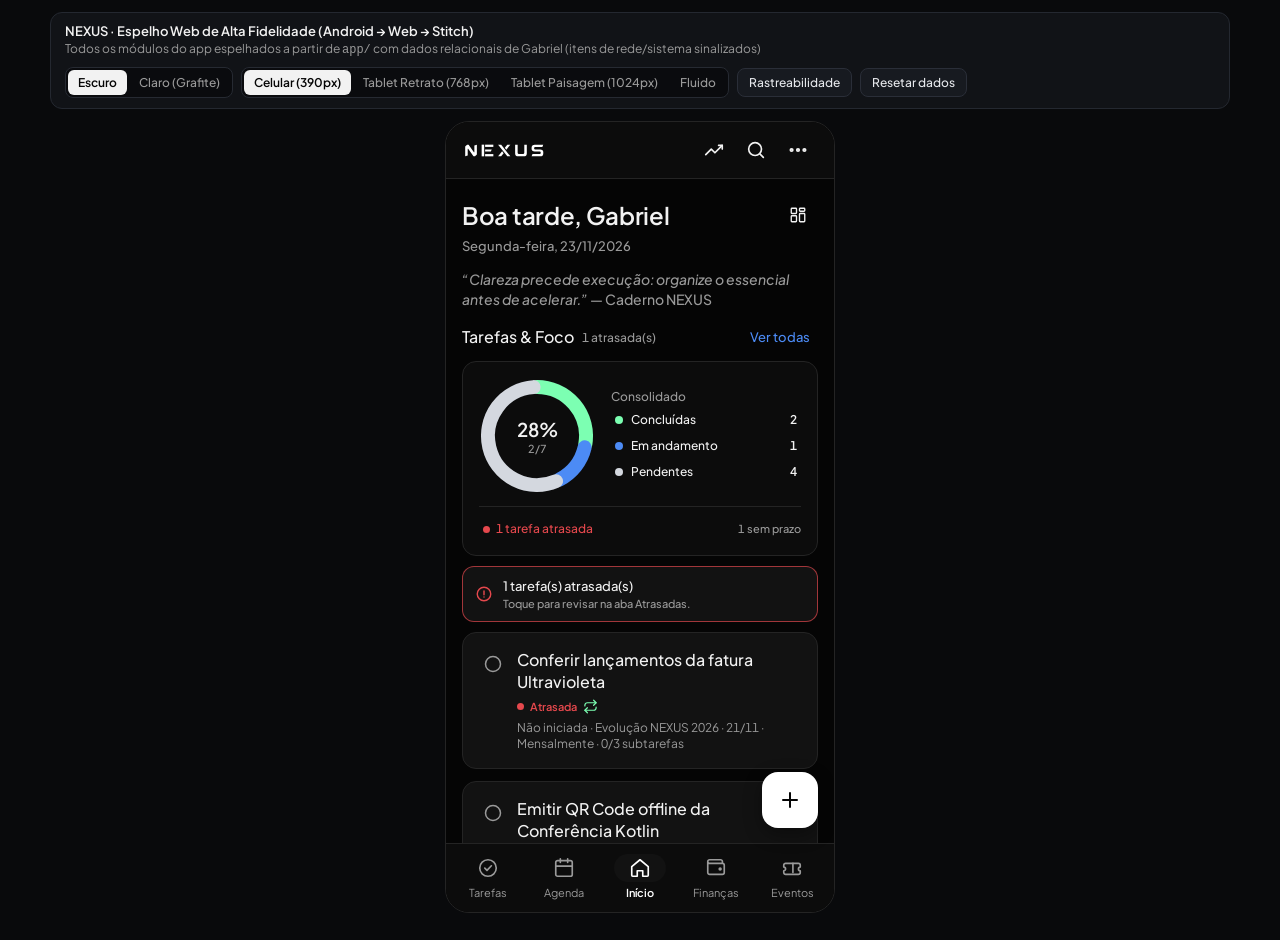
<file: web-mirror-pilot/index.html>
<!DOCTYPE html>
<html lang="pt-BR">
<head>
  <meta charset="UTF-8" />
  <meta name="viewport" content="width=device-width, initial-scale=1.0" />
  <title>NEXUS — Espelho Web de Alta Fidelidade</title>
  <link rel="preconnect" href="https://fonts.googleapis.com" />
  <link rel="preconnect" href="https://fonts.gstatic.com" crossorigin />
  <link href="https://fonts.googleapis.com/css2?family=JetBrains+Mono:wght@400;600&family=Plus+Jakarta+Sans:wght@400;500;600;700&display=swap" rel="stylesheet" />
  <link rel="stylesheet" href="tokens.css" />
  <link rel="stylesheet" href="styles.css" />
  <script defer src="data/pilot-data.js"></script>
  <script defer src="components/primitives.js"></script>
  <script defer src="components/charts.js"></script>
  <script defer src="screens/home.js"></script>
  <script defer src="screens/tasks.js"></script>
  <script defer src="screens/agenda.js"></script>
  <script defer src="screens/finance.js"></script>
  <script defer src="screens/events.js"></script>
  <script defer src="screens/market.js"></script>
  <script defer src="screens/planning.js"></script>
  <script defer src="screens/routine-assistant.js"></script>
  <script defer src="screens/more-subroutes.js"></script>
  <script defer src="sheets/transaction-sheet.js"></script>
  <script defer src="sheets/event-sheet.js"></script>
  <script defer src="sheets/entity-sheets.js"></script>
  <script defer src="sheets/finance-extra-sheets.js"></script>
  <script defer src="app.js"></script>
</head>
<body>
  <div class="pilot-workspace">
    <!-- Barra externa do laboratório: separada de #nexus-app-shell para exportação limpa ao Google Stitch -->
    <div id="pilot-lab-bar" class="pilot-lab-bar">
      <div class="pilot-lab-meta">
        <div class="pilot-lab-title">NEXUS · Espelho Web de Alta Fidelidade (Android → Web → Stitch)</div>
        <div class="pilot-lab-subtitle">Todos os módulos do app espelhados a partir de <code>app/</code> com dados relacionais de Gabriel (itens de rede/sistema sinalizados)</div>
      </div>
      <div class="pilot-lab-controls">
        <div class="pilot-seg" role="group" aria-label="Tema do aplicativo">
          <button type="button" class="pilot-seg-btn is-active" data-lab-theme="dark">Escuro</button>
          <button type="button" class="pilot-seg-btn" data-lab-theme="light">Claro (Grafite)</button>
        </div>
        <div class="pilot-seg" role="group" aria-label="Viewport">
          <button type="button" class="pilot-seg-btn is-active" data-lab-viewport="mobile">Celular (390px)</button>
          <button type="button" class="pilot-seg-btn" data-lab-viewport="tablet-portrait">Tablet Retrato (768px)</button>
          <button type="button" class="pilot-seg-btn" data-lab-viewport="tablet-landscape">Tablet Paisagem (1024px)</button>
          <button type="button" class="pilot-seg-btn" data-lab-viewport="fluid">Fluido</button>
        </div>
        <button type="button" class="pilot-btn" data-action="toggle-trace">Rastreabilidade</button>
        <button type="button" class="pilot-btn" data-action="reset-pilot-data">Resetar dados</button>
      </div>
    </div>

    <div class="pilot-stage">
      <!-- Árvore pura da UI do NEXUS (#nexus-app-shell): alvo principal de importação/comparação no Google Stitch -->
      <div id="nexus-app-shell" class="nexus-device-frame" data-nexus-theme="dark" data-nexus-root="true"></div>

      <!-- Painel lateral opcional de rastreabilidade -->
      <aside id="pilot-trace-panel" class="pilot-trace-panel" hidden aria-label="Inspetor de rastreabilidade"></aside>
    </div>
  </div>
</body>
</html>
</file>
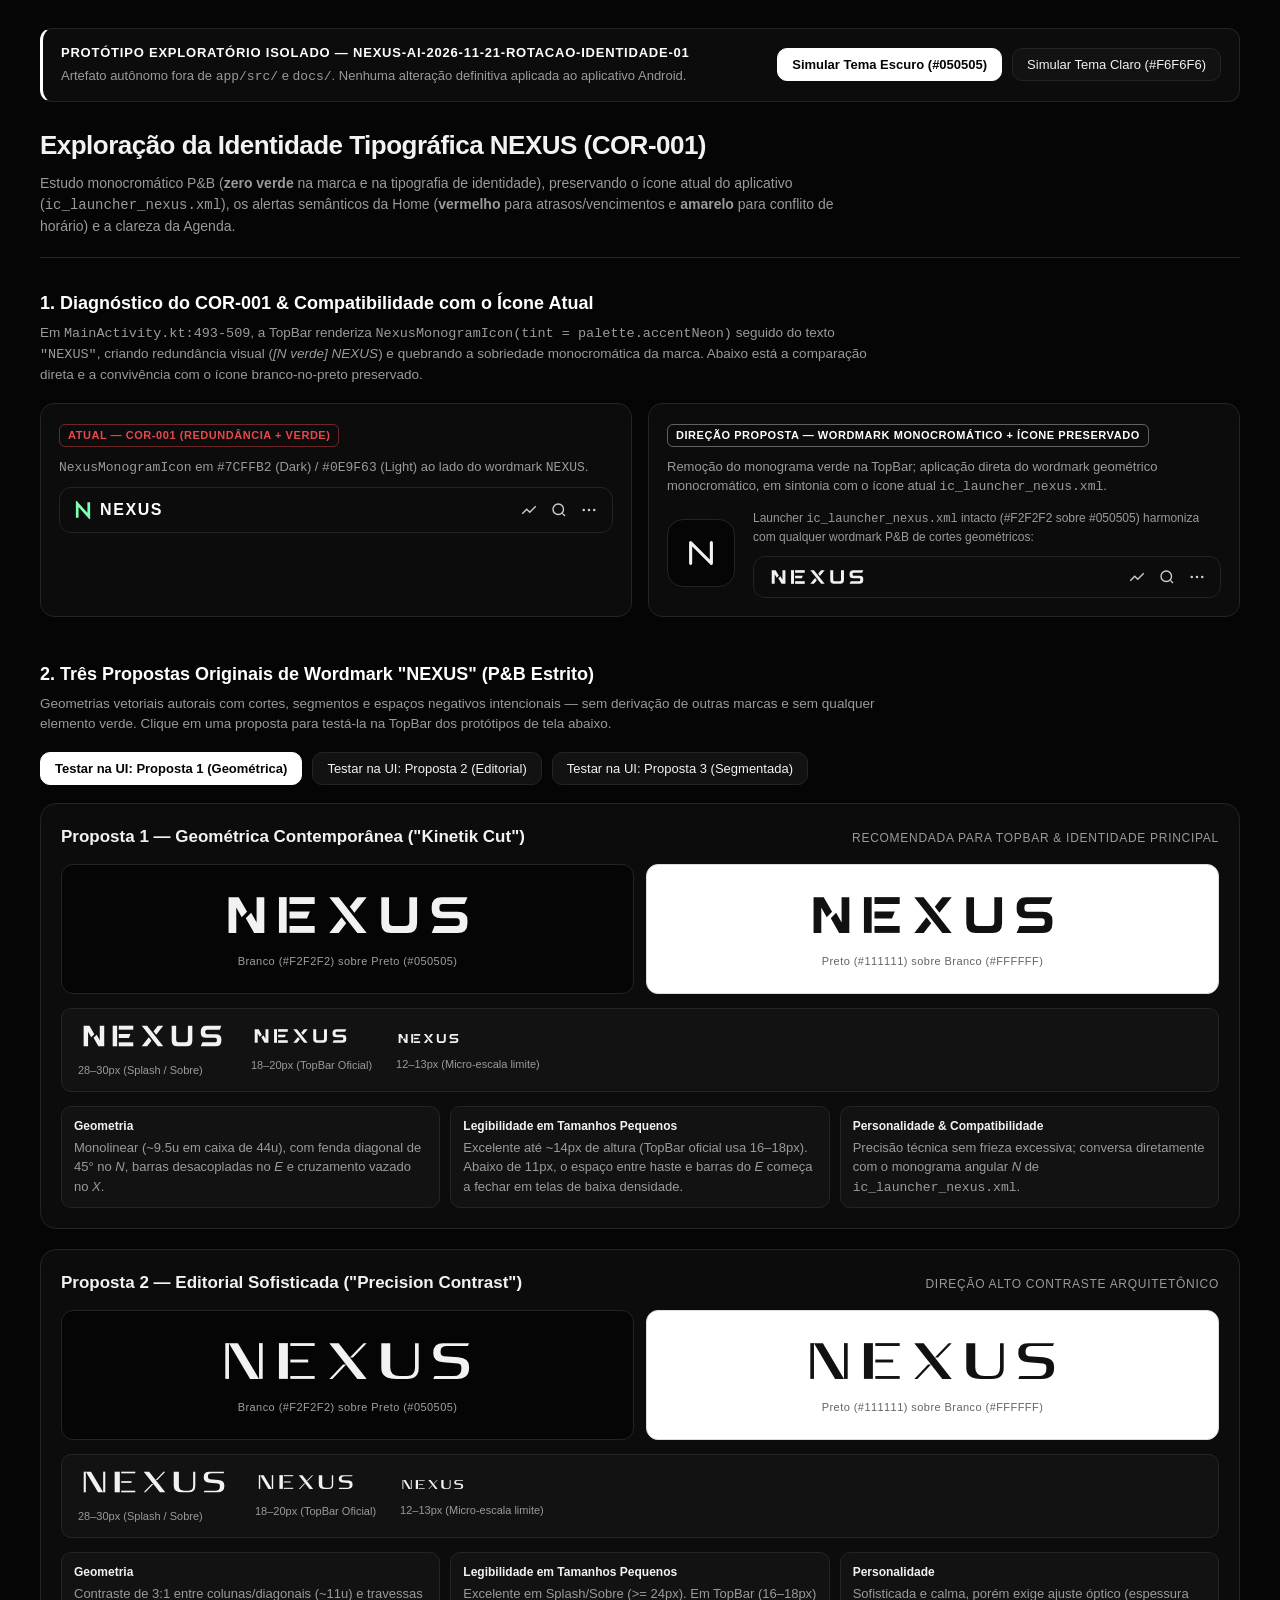
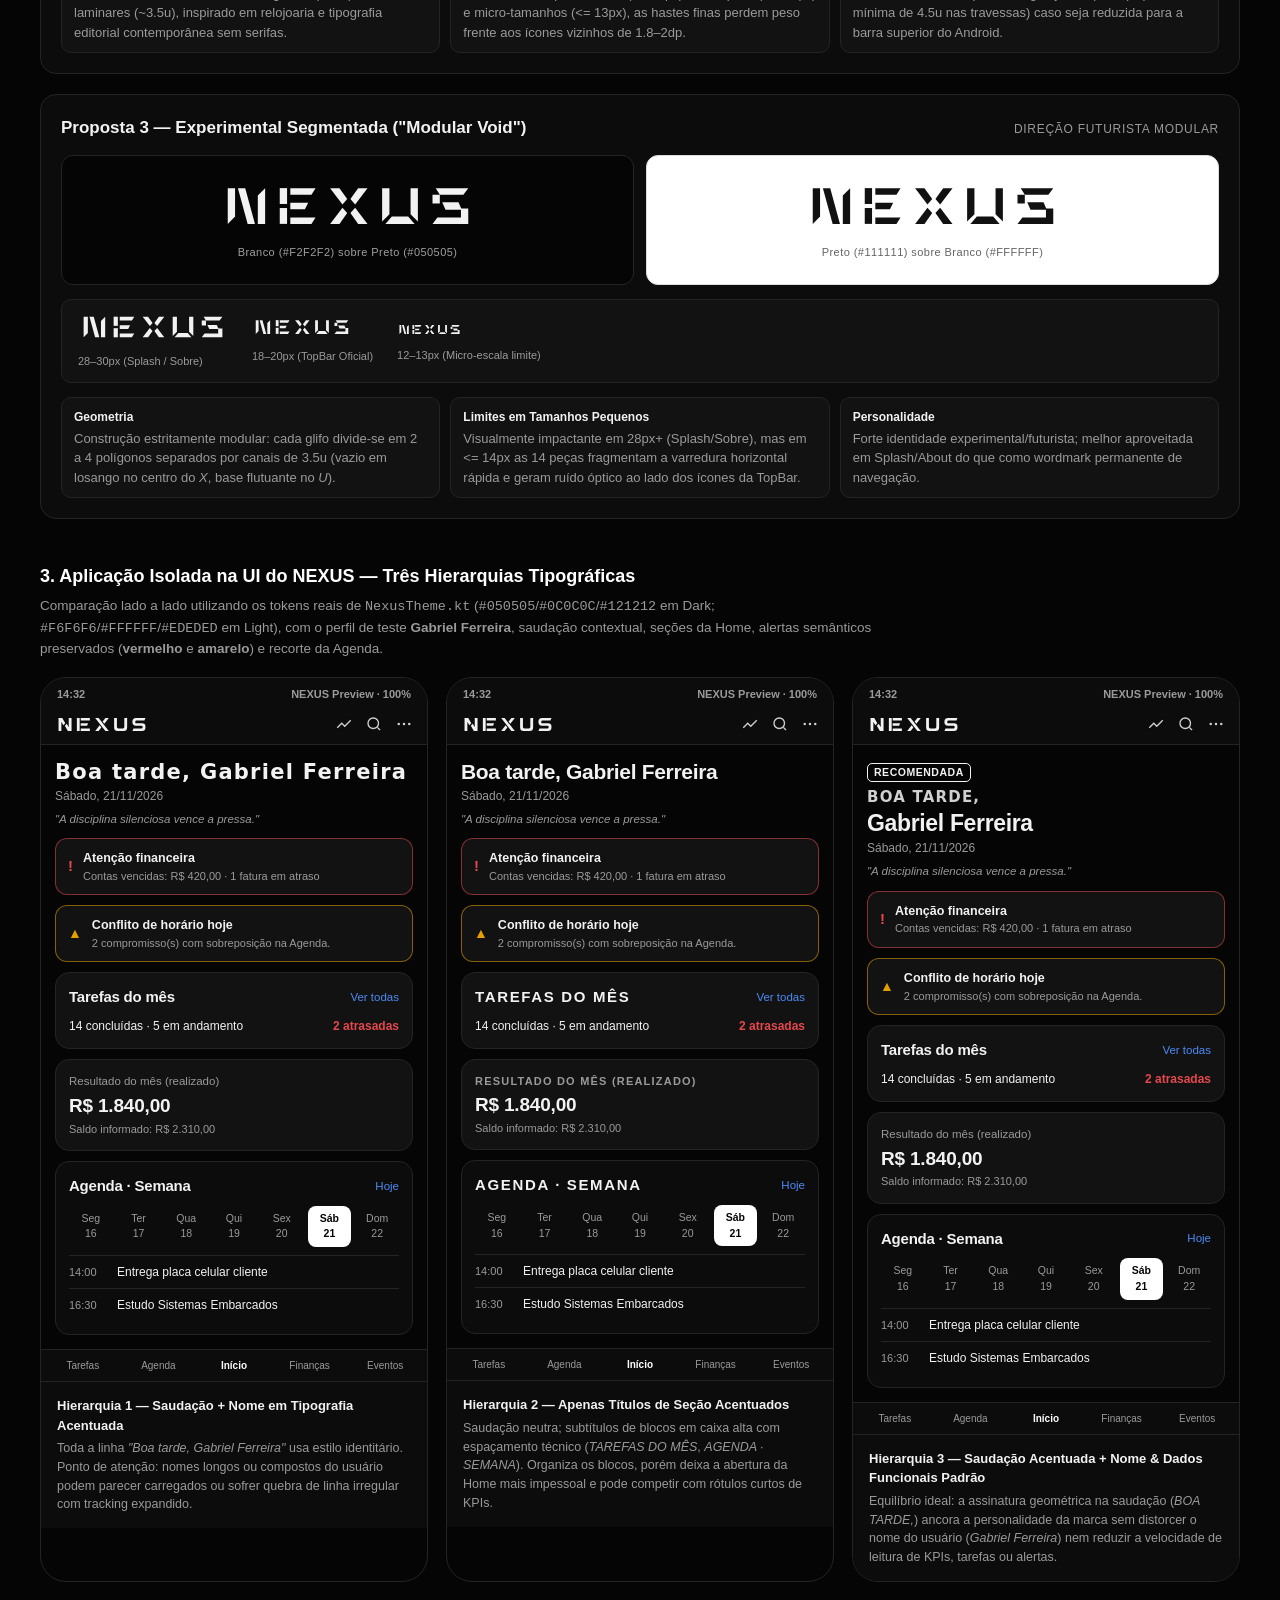
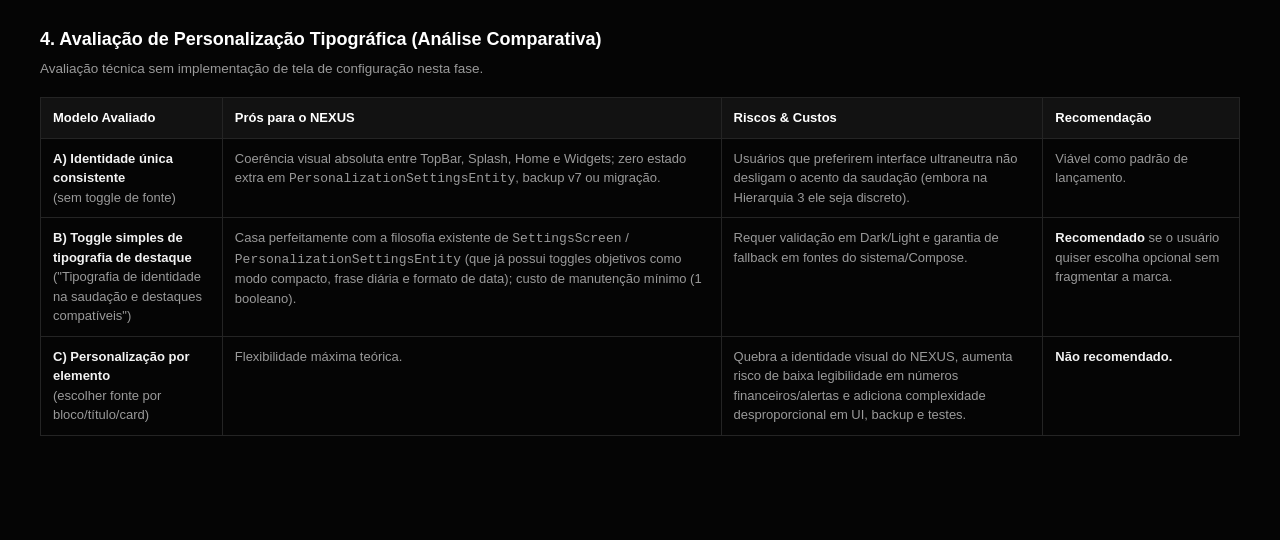
<file: design-explorations/nexus_identidade_tipografica_2026_11_21.html>
<!DOCTYPE html>
<html lang="pt-BR">
<head>
  <meta charset="UTF-8" />
  <meta name="viewport" content="width=device-width, initial-scale=1.0" />
  <title>NEXUS — Exploração Isolada: Identidade Tipográfica &amp; Hierarquia (COR-001)</title>
  <style>
    :root {
      --bg-page: #050505;
      --bg-surface: #0C0C0C;
      --bg-elevated: #121212;
      --border: #242424;
      --text-primary: #F2F2F2;
      --text-secondary: #9A9A9A;
      --highlight: #FFFFFF;
      --danger: #E5484D;
      --warning: #E5A000;
      --info: #4C8BF5;
      --positive-neutral: #D4D8DF;
    }

    * { box-sizing: border-box; }
    html, body {
      margin: 0;
      padding: 0;
      background: var(--bg-page);
      color: var(--text-primary);
      font-family: -apple-system, BlinkMacSystemFont, "Segoe UI", Roboto, "Helvetica Neue", Arial, sans-serif;
      line-height: 1.5;
      -webkit-font-smoothing: antialiased;
    }

    .container {
      max-width: 1240px;
      margin: 0 auto;
      padding: 28px 20px 64px;
    }

    .isolation-banner {
      background: var(--bg-surface);
      border: 1px solid var(--border);
      border-left: 3px solid var(--highlight);
      border-radius: 12px;
      padding: 14px 18px;
      margin-bottom: 24px;
      display: flex;
      flex-wrap: wrap;
      justify-content: space-between;
      align-items: center;
      gap: 12px;
    }
    .isolation-banner strong {
      font-size: 13px;
      letter-spacing: 0.06em;
      text-transform: uppercase;
      color: var(--highlight);
      display: block;
    }
    .isolation-banner span {
      font-size: 13px;
      color: var(--text-secondary);
    }

    .toolbar {
      display: flex;
      flex-wrap: wrap;
      gap: 10px;
      align-items: center;
    }

    .btn {
      appearance: none;
      background: var(--bg-elevated);
      color: var(--text-primary);
      border: 1px solid var(--border);
      border-radius: 10px;
      padding: 8px 14px;
      font-size: 13px;
      font-weight: 500;
      cursor: pointer;
      transition: background 0.15s ease, border-color 0.15s ease;
    }
    .btn:hover { border-color: #4A4A4A; }
    .btn.active {
      background: var(--highlight);
      color: #050505;
      border-color: var(--highlight);
      font-weight: 600;
    }

    header.board-header {
      margin-bottom: 32px;
      padding-bottom: 20px;
      border-bottom: 1px solid var(--border);
    }
    header.board-header h1 {
      margin: 0 0 8px;
      font-size: 26px;
      font-weight: 600;
      letter-spacing: -0.02em;
    }
    header.board-header p {
      margin: 0;
      color: var(--text-secondary);
      max-width: 820px;
      font-size: 14px;
    }

    section {
      margin-bottom: 44px;
    }
    .section-title {
      font-size: 18px;
      font-weight: 600;
      margin: 0 0 6px;
      color: var(--highlight);
    }
    .section-desc {
      margin: 0 0 18px;
      font-size: 13.5px;
      color: var(--text-secondary);
      max-width: 840px;
    }

    .grid-2 {
      display: grid;
      grid-template-columns: repeat(auto-fit, minmax(320px, 1fr));
      gap: 16px;
    }
    .grid-3 {
      display: grid;
      grid-template-columns: repeat(auto-fit, minmax(340px, 1fr));
      gap: 18px;
    }

    .card {
      background: var(--bg-surface);
      border: 1px solid var(--border);
      border-radius: 14px;
      padding: 18px;
    }
    .card-elevated {
      background: var(--bg-elevated);
      border: 1px solid var(--border);
      border-radius: 14px;
      padding: 18px;
    }

    .meta-tag {
      display: inline-block;
      font-size: 11px;
      font-weight: 600;
      letter-spacing: 0.05em;
      text-transform: uppercase;
      color: var(--text-secondary);
      border: 1px solid var(--border);
      border-radius: 6px;
      padding: 2px 8px;
      margin-bottom: 10px;
    }
    .meta-tag.warn {
      color: var(--danger);
      border-color: rgba(229, 72, 77, 0.45);
    }
    .meta-tag.ok {
      color: var(--highlight);
      border-color: rgba(255, 255, 255, 0.35);
    }

    /* Diagnostic COR-001 TopBar comparison */
    .topbar-sim {
      border-radius: 12px;
      border: 1px solid var(--border);
      background: var(--bg-surface);
      padding: 10px 14px;
      display: flex;
      align-items: center;
      justify-content: space-between;
      margin-top: 10px;
    }
    .topbar-sim.light {
      background: #FFFFFF;
      border-color: #DCDCDC;
      color: #111111;
    }
    .topbar-brand {
      display: flex;
      align-items: center;
      gap: 8px;
    }
    .topbar-icons {
      display: flex;
      align-items: center;
      gap: 12px;
      opacity: 0.85;
    }
    .topbar-icons svg { width: 18px; height: 18px; }

    .icon-compatibility-row {
      display: flex;
      align-items: center;
      gap: 18px;
      flex-wrap: wrap;
      margin-top: 12px;
    }
    .launcher-box {
      width: 68px;
      height: 68px;
      border-radius: 16px;
      border: 1px solid var(--border);
      overflow: hidden;
      flex-shrink: 0;
      background: #050505;
      display: grid;
      place-items: center;
    }

    /* Wordmark Cards */
    .wordmark-block {
      background: var(--bg-surface);
      border: 1px solid var(--border);
      border-radius: 16px;
      padding: 20px;
      margin-bottom: 20px;
    }
    .wordmark-header {
      display: flex;
      flex-wrap: wrap;
      justify-content: space-between;
      align-items: baseline;
      gap: 10px;
      margin-bottom: 14px;
    }
    .wordmark-header h3 {
      margin: 0;
      font-size: 17px;
      font-weight: 600;
    }
    .wordmark-header span {
      font-size: 12px;
      color: var(--text-secondary);
      text-transform: uppercase;
      letter-spacing: 0.06em;
    }

    .specimen-pair {
      display: grid;
      grid-template-columns: repeat(auto-fit, minmax(260px, 1fr));
      gap: 12px;
      margin-bottom: 14px;
    }
    .specimen {
      border-radius: 12px;
      padding: 24px 20px;
      display: flex;
      flex-direction: column;
      align-items: center;
      justify-content: center;
      gap: 12px;
      min-height: 128px;
    }
    .specimen.dark {
      background: #050505;
      border: 1px solid #242424;
      color: #F2F2F2;
    }
    .specimen.light {
      background: #FFFFFF;
      border: 1px solid #DCDCDC;
      color: #111111;
    }
    .specimen-caption {
      font-size: 11px;
      opacity: 0.65;
      letter-spacing: 0.04em;
    }

    .scale-strip {
      display: flex;
      flex-wrap: wrap;
      align-items: center;
      gap: 24px;
      padding: 12px 16px;
      border-radius: 10px;
      background: var(--bg-elevated);
      border: 1px solid var(--border);
      margin-bottom: 14px;
    }
    .scale-item {
      display: flex;
      flex-direction: column;
      gap: 4px;
    }
    .scale-item small {
      font-size: 11px;
      color: var(--text-secondary);
    }

    .critique-grid {
      display: grid;
      grid-template-columns: repeat(auto-fit, minmax(210px, 1fr));
      gap: 10px;
      font-size: 13px;
      color: var(--text-secondary);
    }
    .critique-grid div {
      background: var(--bg-elevated);
      border: 1px solid var(--border);
      border-radius: 10px;
      padding: 10px 12px;
    }
    .critique-grid strong {
      display: block;
      color: var(--text-primary);
      font-size: 12px;
      margin-bottom: 3px;
    }

    /* Mobile UI Prototypes */
    .phone-frame {
      border-radius: 26px;
      border: 1px solid var(--border);
      background: var(--bg-page);
      overflow: hidden;
      display: flex;
      flex-direction: column;
      transition: background 0.2s ease, color 0.2s ease;
    }
    .phone-frame.theme-light {
      background: #F6F6F6;
      color: #111111;
      border-color: #DCDCDC;
    }

    .phone-status {
      display: flex;
      justify-content: space-between;
      padding: 8px 16px 4px;
      font-size: 11px;
      font-weight: 600;
      font-variant-numeric: tabular-nums;
      background: #0C0C0C;
      color: #9A9A9A;
    }
    .phone-frame.theme-light .phone-status {
      background: #FFFFFF;
      color: #5A5A5A;
    }

    .phone-topbar {
      display: flex;
      align-items: center;
      justify-content: space-between;
      padding: 8px 14px 10px;
      background: #0C0C0C;
      border-bottom: 1px solid #242424;
      color: #F2F2F2;
    }
    .phone-frame.theme-light .phone-topbar {
      background: #FFFFFF;
      border-bottom-color: #DCDCDC;
      color: #111111;
    }

    .phone-body {
      padding: 14px;
      display: flex;
      flex-direction: column;
      gap: 10px;
    }

    .nx-card {
      background: #0C0C0C;
      border: 1px solid #242424;
      border-radius: 14px;
      padding: 13px;
    }
    .nx-card.elevated { background: #121212; }
    .phone-frame.theme-light .nx-card {
      background: #FFFFFF;
      border-color: #DCDCDC;
    }
    .phone-frame.theme-light .nx-card.elevated {
      background: #EDEDED;
    }

    .nx-alert {
      border-radius: 12px;
      padding: 10px 12px;
      background: #121212;
      display: flex;
      align-items: center;
      gap: 10px;
    }
    .phone-frame.theme-light .nx-alert {
      background: #EDEDED;
    }
    .nx-alert.danger { border: 1px solid rgba(229, 72, 77, 0.55); }
    .nx-alert.warning { border: 1px solid rgba(229, 160, 0, 0.55); }
    .phone-frame.theme-light .nx-alert.danger { border-color: rgba(198, 40, 40, 0.55); }
    .phone-frame.theme-light .nx-alert.warning { border-color: rgba(178, 106, 0, 0.55); }

    .nx-alert-title {
      font-size: 12.5px;
      font-weight: 600;
      color: #F2F2F2;
    }
    .nx-alert-sub {
      font-size: 11px;
      color: #9A9A9A;
    }
    .phone-frame.theme-light .nx-alert-title { color: #111111; }
    .phone-frame.theme-light .nx-alert-sub { color: #5A5A5A; }

    /* Typographic accent simulations (monochrome, zero green) */
    .accent-type-geo {
      font-family: "Space Grotesk", "Eurostile", "Bank Gothic", "Segoe UI", system-ui, sans-serif;
      letter-spacing: 0.04em;
      font-weight: 600;
      text-transform: none;
    }
    .accent-type-editorial {
      font-family: "Instrument Serif", "Didot", "Bodoni MT", "Georgia", serif;
      letter-spacing: -0.01em;
      font-weight: 600;
    }
    .accent-section-caps {
      font-size: 13px;
      letter-spacing: 0.11em;
      text-transform: uppercase;
      font-weight: 600;
    }
    .standard-ui-text {
      font-family: -apple-system, BlinkMacSystemFont, "Segoe UI", Roboto, sans-serif;
      letter-spacing: -0.015em;
      font-weight: 600;
    }

    .greeting-row {
      display: flex;
      justify-content: space-between;
      align-items: flex-start;
      gap: 8px;
    }
    .greeting-title {
      font-size: 21px;
      line-height: 1.24;
      margin: 0 0 2px;
    }
    .greeting-date {
      font-size: 12px;
      color: #9A9A9A;
    }
    .greeting-quote {
      margin-top: 6px;
      font-size: 11.5px;
      font-style: italic;
      color: #9A9A9A;
    }
    .phone-frame.theme-light .greeting-date,
    .phone-frame.theme-light .greeting-quote {
      color: #5A5A5A;
    }

    .kpi-label {
      font-size: 11.5px;
      color: #9A9A9A;
      margin-bottom: 2px;
    }
    .phone-frame.theme-light .kpi-label { color: #5A5A5A; }
    .kpi-value {
      font-size: 19px;
      font-weight: 600;
      font-variant-numeric: tabular-nums;
      letter-spacing: -0.01em;
    }
    .kpi-sub {
      font-size: 11px;
      color: #9A9A9A;
      font-variant-numeric: tabular-nums;
    }
    .phone-frame.theme-light .kpi-sub { color: #5A5A5A; }

    .section-hdr {
      display: flex;
      justify-content: space-between;
      align-items: center;
      margin-bottom: 8px;
    }
    .section-hdr-title {
      font-size: 15px;
      font-weight: 600;
    }
    .section-hdr-action {
      font-size: 11.5px;
      color: #4C8BF5;
      font-weight: 500;
    }
    .phone-frame.theme-light .section-hdr-action { color: #1A73E8; }

    .agenda-strip {
      display: grid;
      grid-template-columns: repeat(7, 1fr);
      gap: 4px;
      text-align: center;
      margin-bottom: 8px;
    }
    .agenda-day {
      border-radius: 8px;
      padding: 5px 2px;
      font-size: 10.5px;
      font-variant-numeric: tabular-nums;
      color: #9A9A9A;
    }
    .agenda-day.selected {
      background: #FFFFFF;
      color: #050505;
      font-weight: 700;
    }
    .phone-frame.theme-light .agenda-day { color: #5A5A5A; }
    .phone-frame.theme-light .agenda-day.selected {
      background: #000000;
      color: #FFFFFF;
    }

    .agenda-item {
      display: flex;
      align-items: center;
      justify-content: space-between;
      gap: 8px;
      padding: 7px 0;
      border-top: 1px solid #242424;
      font-size: 12px;
    }
    .phone-frame.theme-light .agenda-item { border-top-color: #DCDCDC; }
    .agenda-time {
      font-variant-numeric: tabular-nums;
      color: #9A9A9A;
      font-size: 11px;
      min-width: 40px;
    }
    .phone-frame.theme-light .agenda-time { color: #5A5A5A; }

    .phone-bottombar {
      display: grid;
      grid-template-columns: repeat(5, 1fr);
      border-top: 1px solid #242424;
      background: #0C0C0C;
      padding: 8px 4px;
      text-align: center;
      font-size: 10px;
      color: #9A9A9A;
    }
    .phone-bottombar .active-tab {
      color: #FFFFFF;
      font-weight: 600;
    }
    .phone-frame.theme-light .phone-bottombar {
      background: #FFFFFF;
      border-top-color: #DCDCDC;
      color: #5A5A5A;
    }
    .phone-frame.theme-light .phone-bottombar .active-tab { color: #000000; }

    .hierarchy-meta {
      padding: 14px 16px;
      border-top: 1px solid var(--border);
      background: var(--bg-surface);
      font-size: 12.5px;
      color: var(--text-secondary);
    }
    .phone-frame.theme-light .hierarchy-meta {
      background: #FFFFFF;
      border-top-color: #DCDCDC;
      color: #5A5A5A;
    }
    .hierarchy-meta strong {
      display: block;
      color: var(--text-primary);
      margin-bottom: 4px;
      font-size: 13px;
    }
    .phone-frame.theme-light .hierarchy-meta strong { color: #111111; }

    .rec-badge {
      display: inline-block;
      font-size: 10.5px;
      font-weight: 600;
      letter-spacing: 0.05em;
      text-transform: uppercase;
      border: 1px solid currentColor;
      border-radius: 5px;
      padding: 1px 6px;
      margin-bottom: 6px;
    }

    table.compare-table {
      width: 100%;
      border-collapse: collapse;
      font-size: 13px;
    }
    table.compare-table th, table.compare-table td {
      border: 1px solid var(--border);
      padding: 10px 12px;
      text-align: left;
      vertical-align: top;
    }
    table.compare-table th {
      background: var(--bg-elevated);
      color: var(--highlight);
      font-weight: 600;
    }
    table.compare-table td { color: var(--text-secondary); }
    table.compare-table td strong { color: var(--text-primary); }
  </style>
</head>
<body>
  <div class="container">
    <div class="isolation-banner">
      <div>
        <strong>Protótipo Exploratório Isolado — NEXUS-AI-2026-11-21-ROTACAO-IDENTIDADE-01</strong>
        <span>Artefato autônomo fora de <code>app/src/</code> e <code>docs/</code>. Nenhuma alteração definitiva aplicada ao aplicativo Android.</span>
      </div>
      <div class="toolbar">
        <button class="btn active" id="btn-theme-dark" onclick="setPreviewTheme('dark')">Simular Tema Escuro (#050505)</button>
        <button class="btn" id="btn-theme-light" onclick="setPreviewTheme('light')">Simular Tema Claro (#F6F6F6)</button>
      </div>
    </div>

    <header class="board-header">
      <h1>Exploração da Identidade Tipográfica NEXUS (COR-001)</h1>
      <p>
        Estudo monocromático P&amp;B (<strong>zero verde</strong> na marca e na tipografia de identidade), preservando o ícone atual do aplicativo
        (<code>ic_launcher_nexus.xml</code>), os alertas semânticos da Home (<strong>vermelho</strong> para atrasos/vencimentos e
        <strong>amarelo</strong> para conflito de horário) e a clareza da Agenda.
      </p>
    </header>

    <!-- 1. DIAGNÓSTICO COR-001 E COMPATIBILIDADE COM ÍCONE -->
    <section>
      <h2 class="section-title">1. Diagnóstico do COR-001 &amp; Compatibilidade com o Ícone Atual</h2>
      <p class="section-desc">
        Em <code>MainActivity.kt:493-509</code>, a TopBar renderiza <code>NexusMonogramIcon(tint = palette.accentNeon)</code> seguido do texto <code>"NEXUS"</code>,
        criando redundância visual (<em>[N verde] NEXUS</em>) e quebrando a sobriedade monocromática da marca. Abaixo está a comparação direta e a convivência com o ícone branco-no-preto preservado.
      </p>

      <div class="grid-2">
        <div class="card">
          <span class="meta-tag warn">Atual — COR-001 (Redundância + Verde)</span>
          <div style="font-size:13px; color:var(--text-secondary);">
            <code>NexusMonogramIcon</code> em <code>#7CFFB2</code> (Dark) / <code>#0E9F63</code> (Light) ao lado do wordmark <code>NEXUS</code>.
          </div>
          <div class="topbar-sim">
            <div class="topbar-brand">
              <svg width="18" height="18" viewBox="0 0 24 24" fill="none">
                <path d="M4.3 20.6V3.4L19.7 20.6V3.4" stroke="#7CFFB2" stroke-width="3.6" stroke-linecap="square" stroke-linejoin="miter"/>
              </svg>
              <span style="font-weight:600; font-size:16px; letter-spacing:1.6px; color:#FFFFFF;">NEXUS</span>
            </div>
            <div class="topbar-icons">
              <svg viewBox="0 0 24 24" fill="none" stroke="currentColor" stroke-width="1.8"><polyline points="3 17 9 11 13 15 21 7"/></svg>
              <svg viewBox="0 0 24 24" fill="none" stroke="currentColor" stroke-width="1.8"><circle cx="11" cy="11" r="7"/><line x1="20" y1="20" x2="16.5" y2="16.5"/></svg>
              <svg viewBox="0 0 24 24" fill="currentColor"><circle cx="5" cy="12" r="1.7"/><circle cx="12" cy="12" r="1.7"/><circle cx="19" cy="12" r="1.7"/></svg>
            </div>
          </div>
        </div>

        <div class="card">
          <span class="meta-tag ok">Direção Proposta — Wordmark Monocromático + Ícone Preservado</span>
          <div style="font-size:13px; color:var(--text-secondary);">
            Remoção do monograma verde na TopBar; aplicação direta do wordmark geométrico monocromático, em sintonia com o ícone atual <code>ic_launcher_nexus.xml</code>.
          </div>
          <div class="icon-compatibility-row">
            <div class="launcher-box" title="ic_launcher_nexus.xml intacto (#050505 + #F2F2F2)">
              <svg width="56" height="56" viewBox="0 0 108 108">
                <rect width="108" height="108" fill="#050505"/>
                <path d="M34,74V34L74,74V34" fill="none" stroke="#F2F2F2" stroke-width="6" stroke-linecap="round" stroke-linejoin="round"/>
              </svg>
            </div>
            <div style="flex:1; min-width:210px;">
              <div style="font-size:12px; color:var(--text-secondary); margin-bottom:6px;">
                Launcher <code>ic_launcher_nexus.xml</code> intacto (#F2F2F2 sobre #050505) harmoniza com qualquer wordmark P&amp;B de cortes geométricos:
              </div>
              <div class="topbar-sim" id="compat-topbar-preview">
                <div class="topbar-brand" id="compat-topbar-wordmark"></div>
                <div class="topbar-icons">
                  <svg viewBox="0 0 24 24" fill="none" stroke="currentColor" stroke-width="1.8"><polyline points="3 17 9 11 13 15 21 7"/></svg>
                  <svg viewBox="0 0 24 24" fill="none" stroke="currentColor" stroke-width="1.8"><circle cx="11" cy="11" r="7"/><line x1="20" y1="20" x2="16.5" y2="16.5"/></svg>
                  <svg viewBox="0 0 24 24" fill="currentColor"><circle cx="5" cy="12" r="1.7"/><circle cx="12" cy="12" r="1.7"/><circle cx="19" cy="12" r="1.7"/></svg>
                </div>
              </div>
            </div>
          </div>
        </div>
      </div>
    </section>

    <!-- 2. TRÊS PROPOSTAS ORIGINAIS DE WORDMARK -->
    <section>
      <h2 class="section-title">2. Três Propostas Originais de Wordmark "NEXUS" (P&amp;B Estrito)</h2>
      <p class="section-desc">
        Geometrias vetoriais autorais com cortes, segmentos e espaços negativos intencionais — sem derivação de outras marcas e sem qualquer elemento verde.
        Clique em uma proposta para testá-la na TopBar dos protótipos de tela abaixo.
      </p>

      <div class="toolbar" style="margin-bottom: 18px;">
        <button class="btn active" id="btn-wm-1" onclick="selectWordmark(1)">Testar na UI: Proposta 1 (Geométrica)</button>
        <button class="btn" id="btn-wm-2" onclick="selectWordmark(2)">Testar na UI: Proposta 2 (Editorial)</button>
        <button class="btn" id="btn-wm-3" onclick="selectWordmark(3)">Testar na UI: Proposta 3 (Segmentada)</button>
      </div>

      <!-- PROPOSTA 1 -->
      <div class="wordmark-block">
        <div class="wordmark-header">
          <h3>Proposta 1 — Geométrica Contemporânea ("Kinetik Cut")</h3>
          <span>Recomendada para TopBar &amp; Identidade Principal</span>
        </div>
        <div class="specimen-pair">
          <div class="specimen dark">
            <svg width="260" height="52" viewBox="0 0 318 64" fill="currentColor" aria-label="NEXUS Proposta 1 Branco no Preto">
              <!-- N com corte diagonal de 45 graus -->
              <path d="M12,54 V10 H24.5 L34.8,28.1 L28.2,34.7 L21.5,22.9 V54 Z"/>
              <path d="M56,10 V54 H43.5 L33.2,35.9 L39.8,29.3 L46.5,41.1 V10 Z"/>
              <!-- E com abertura arquitetural -->
              <path d="M74,10 H83.5 V54 H74 Z"/>
              <path d="M87,10 H118 V18.5 H87 Z"/>
              <path d="M87,27.8 H112 L108.5,36.2 H87 Z"/>
              <path d="M87,45.5 H118 V54 H87 Z"/>
              <!-- X com diagonal opositora aberta por espaço negativo -->
              <path d="M136,10 H147.5 L182,54 H170.5 Z"/>
              <path d="M170.5,10 H182 L166.9,29.1 L161.2,21.8 Z"/>
              <path d="M156.8,42.2 L151.1,34.9 L136,54 H147.5 Z"/>
              <!-- U sólido geométrico -->
              <path d="M200,10 H209.5 V40.5 Q209.5,45.5 214.5,45.5 H229.5 Q234.5,45.5 234.5,40.5 V10 H244 V42 Q244,54 232,54 H212 Q200,54 200,42 Z"/>
              <!-- S angular com terminais chanfrados -->
              <path d="M306,10 H274 Q262,10 262,22 V25.5 Q262,36 274,36 H292.5 Q296.5,36 296.5,40 V41.5 Q296.5,45.5 292.5,45.5 H265.5 L262,54 H294 Q306,54 306,42 V38.5 Q306,28 294,28 H275.5 Q271.5,28 271.5,24 V22.5 Q271.5,18.5 275.5,18.5 H302.5 Z"/>
            </svg>
            <span class="specimen-caption">Branco (#F2F2F2) sobre Preto (#050505)</span>
          </div>
          <div class="specimen light">
            <svg width="260" height="52" viewBox="0 0 318 64" fill="currentColor" aria-label="NEXUS Proposta 1 Preto no Branco">
              <path d="M12,54 V10 H24.5 L34.8,28.1 L28.2,34.7 L21.5,22.9 V54 Z"/>
              <path d="M56,10 V54 H43.5 L33.2,35.9 L39.8,29.3 L46.5,41.1 V10 Z"/>
              <path d="M74,10 H83.5 V54 H74 Z"/>
              <path d="M87,10 H118 V18.5 H87 Z"/>
              <path d="M87,27.8 H112 L108.5,36.2 H87 Z"/>
              <path d="M87,45.5 H118 V54 H87 Z"/>
              <path d="M136,10 H147.5 L182,54 H170.5 Z"/>
              <path d="M170.5,10 H182 L166.9,29.1 L161.2,21.8 Z"/>
              <path d="M156.8,42.2 L151.1,34.9 L136,54 H147.5 Z"/>
              <path d="M200,10 H209.5 V40.5 Q209.5,45.5 214.5,45.5 H229.5 Q234.5,45.5 234.5,40.5 V10 H244 V42 Q244,54 232,54 H212 Q200,54 200,42 Z"/>
              <path d="M306,10 H274 Q262,10 262,22 V25.5 Q262,36 274,36 H292.5 Q296.5,36 296.5,40 V41.5 Q296.5,45.5 292.5,45.5 H265.5 L262,54 H294 Q306,54 306,42 V38.5 Q306,28 294,28 H275.5 Q271.5,28 271.5,24 V22.5 Q271.5,18.5 275.5,18.5 H302.5 Z"/>
            </svg>
            <span class="specimen-caption">Preto (#111111) sobre Branco (#FFFFFF)</span>
          </div>
        </div>
        <div class="scale-strip" id="scale-1"></div>
        <div class="critique-grid">
          <div><strong>Geometria</strong>Monolinear (~9.5u em caixa de 44u), com fenda diagonal de 45° no <em>N</em>, barras desacopladas no <em>E</em> e cruzamento vazado no <em>X</em>.</div>
          <div><strong>Legibilidade em Tamanhos Pequenos</strong>Excelente até ~14px de altura (TopBar oficial usa 16–18px). Abaixo de 11px, o espaço entre haste e barras do <em>E</em> começa a fechar em telas de baixa densidade.</div>
          <div><strong>Personalidade &amp; Compatibilidade</strong>Precisão técnica sem frieza excessiva; conversa diretamente com o monograma angular <em>N</em> de <code>ic_launcher_nexus.xml</code>.</div>
        </div>
      </div>

      <!-- PROPOSTA 2 -->
      <div class="wordmark-block">
        <div class="wordmark-header">
          <h3>Proposta 2 — Editorial Sofisticada ("Precision Contrast")</h3>
          <span>Direção Alto Contraste Arquitetônico</span>
        </div>
        <div class="specimen-pair">
          <div class="specimen dark">
            <svg width="266" height="52" viewBox="0 0 326 64" fill="currentColor" aria-label="NEXUS Proposta 2 Branco no Preto">
              <!-- N alto contraste: hastes finas + diagonal larga -->
              <path d="M12,10 H16.5 V54 H12 Z"/>
              <path d="M53.5,10 H58 V54 H53.5 Z"/>
              <path d="M16.5,10 H27.5 L53.5,54 H42.5 Z"/>
              <!-- E haste pesada + travessas laminares -->
              <path d="M78,10 H89 V54 H78 Z"/>
              <path d="M92,10 H122 V13.5 H92 Z"/>
              <path d="M92,30.2 H114 V33.8 H92 Z"/>
              <path d="M92,50.5 H122 V54 H92 Z"/>
              <!-- X diagonal principal pesada + contradiagonal laminar com corte -->
              <path d="M140,10 H151.5 L186,54 H174.5 Z"/>
              <path d="M182.2,10 H186 L169.1,27.6 L165.3,27.6 Z"/>
              <path d="M160.7,36.4 L156.9,36.4 L140,54 H143.8 Z"/>
              <!-- U contraste editorial -->
              <path d="M204,10 H215 V40 Q215,50.5 226.5,50.5 H235.5 Q245.5,50.5 245.5,40 V10 H250 V40.5 Q250,54 235.5,54 H222.5 Q204,54 204,40.5 Z"/>
              <!-- S contraste editorial -->
              <path d="M312,10 H280 Q268,10 268,21.5 V23 Q268,32.5 280.5,33.5 L298.5,35 Q302.5,35.5 302.5,39.5 V42 Q302.5,50.5 293,50.5 H269.5 L268,54 H297 Q312,54 312,41 V39 Q312,28.5 299,27.5 L281,26 Q277,25.5 277,21.5 V19.5 Q277,13.5 285,13.5 H310.5 Z"/>
            </svg>
            <span class="specimen-caption">Branco (#F2F2F2) sobre Preto (#050505)</span>
          </div>
          <div class="specimen light">
            <svg width="266" height="52" viewBox="0 0 326 64" fill="currentColor" aria-label="NEXUS Proposta 2 Preto no Branco">
              <path d="M12,10 H16.5 V54 H12 Z"/>
              <path d="M53.5,10 H58 V54 H53.5 Z"/>
              <path d="M16.5,10 H27.5 L53.5,54 H42.5 Z"/>
              <path d="M78,10 H89 V54 H78 Z"/>
              <path d="M92,10 H122 V13.5 H92 Z"/>
              <path d="M92,30.2 H114 V33.8 H92 Z"/>
              <path d="M92,50.5 H122 V54 H92 Z"/>
              <path d="M140,10 H151.5 L186,54 H174.5 Z"/>
              <path d="M182.2,10 H186 L169.1,27.6 L165.3,27.6 Z"/>
              <path d="M160.7,36.4 L156.9,36.4 L140,54 H143.8 Z"/>
              <path d="M204,10 H215 V40 Q215,50.5 226.5,50.5 H235.5 Q245.5,50.5 245.5,40 V10 H250 V40.5 Q250,54 235.5,54 H222.5 Q204,54 204,40.5 Z"/>
              <path d="M312,10 H280 Q268,10 268,21.5 V23 Q268,32.5 280.5,33.5 L298.5,35 Q302.5,35.5 302.5,39.5 V42 Q302.5,50.5 293,50.5 H269.5 L268,54 H297 Q312,54 312,41 V39 Q312,28.5 299,27.5 L281,26 Q277,25.5 277,21.5 V19.5 Q277,13.5 285,13.5 H310.5 Z"/>
            </svg>
            <span class="specimen-caption">Preto (#111111) sobre Branco (#FFFFFF)</span>
          </div>
        </div>
        <div class="scale-strip" id="scale-2"></div>
        <div class="critique-grid">
          <div><strong>Geometria</strong>Contraste de 3:1 entre colunas/diagonais (~11u) e travessas laminares (~3.5u), inspirado em relojoaria e tipografia editorial contemporânea sem serifas.</div>
          <div><strong>Legibilidade em Tamanhos Pequenos</strong>Excelente em Splash/Sobre (&gt;= 24px). Em TopBar (16–18px) e micro-tamanhos (&lt;= 13px), as hastes finas perdem peso frente aos ícones vizinhos de 1.8–2dp.</div>
          <div><strong>Personalidade</strong>Sofisticada e calma, porém exige ajuste óptico (espessura mínima de 4.5u nas travessas) caso seja reduzida para a barra superior do Android.</div>
        </div>
      </div>

      <!-- PROPOSTA 3 -->
      <div class="wordmark-block">
        <div class="wordmark-header">
          <h3>Proposta 3 — Experimental Segmentada ("Modular Void")</h3>
          <span>Direção Futurista Modular</span>
        </div>
        <div class="specimen-pair">
          <div class="specimen dark">
            <svg width="262" height="52" viewBox="0 0 320 64" fill="currentColor" aria-label="NEXUS Proposta 3 Branco no Preto">
              <!-- N em 3 fragmentos chanfrados -->
              <path d="M12,54 V10 H21 V45 L12,54 Z"/>
              <path d="M24.5,10 H33.5 L45.5,54 H36.5 Z"/>
              <path d="M49,19 L58,10 V54 H49 Z"/>
              <!-- E com coluna partida + barras chanfradas -->
              <path d="M76,10 H85 V29.5 H76 Z"/>
              <path d="M76,34.5 H85 V54 H76 Z"/>
              <path d="M89,10 H120 L115,18 H89 Z"/>
              <path d="M89,28 H111 L107,36 H89 Z"/>
              <path d="M89,46 H120 L115,54 H89 Z"/>
              <!-- X em 4 chevrons com losango negativo central -->
              <path d="M138,10 H149.5 L159,23.5 L153.2,30 Z"/>
              <path d="M172.5,10 H184 L168.8,30 L163,23.5 Z"/>
              <path d="M153.2,34 L159,40.5 L149.5,54 H138 Z"/>
              <path d="M168.8,34 L184,54 H172.5 L163,40.5 Z"/>
              <!-- U base separada por chanfros de 45 graus -->
              <path d="M202,10 H211 V42 L202,51 Z"/>
              <path d="M237,10 H246 V51 L237,42 Z"/>
              <path d="M214,45 H234 L242,54 H206 Z"/>
              <!-- S modular em blocos desconectados -->
              <path d="M268,10 H308 L302,18 H264 V29 H273 V18 Z"/>
              <path d="M276,27.5 H296 L300,36.5 H280 Z"/>
              <path d="M299,35 H308 V54 H264 L270,46 H299 Z"/>
            </svg>
            <span class="specimen-caption">Branco (#F2F2F2) sobre Preto (#050505)</span>
          </div>
          <div class="specimen light">
            <svg width="262" height="52" viewBox="0 0 320 64" fill="currentColor" aria-label="NEXUS Proposta 3 Preto no Branco">
              <path d="M12,54 V10 H21 V45 L12,54 Z"/>
              <path d="M24.5,10 H33.5 L45.5,54 H36.5 Z"/>
              <path d="M49,19 L58,10 V54 H49 Z"/>
              <path d="M76,10 H85 V29.5 H76 Z"/>
              <path d="M76,34.5 H85 V54 H76 Z"/>
              <path d="M89,10 H120 L115,18 H89 Z"/>
              <path d="M89,28 H111 L107,36 H89 Z"/>
              <path d="M89,46 H120 L115,54 H89 Z"/>
              <path d="M138,10 H149.5 L159,23.5 L153.2,30 Z"/>
              <path d="M172.5,10 H184 L168.8,30 L163,23.5 Z"/>
              <path d="M153.2,34 L159,40.5 L149.5,54 H138 Z"/>
              <path d="M168.8,34 L184,54 H172.5 L163,40.5 Z"/>
              <path d="M202,10 H211 V42 L202,51 Z"/>
              <path d="M237,10 H246 V51 L237,42 Z"/>
              <path d="M214,45 H234 L242,54 H206 Z"/>
              <path d="M268,10 H308 L302,18 H264 V29 H273 V18 Z"/>
              <path d="M276,27.5 H296 L300,36.5 H280 Z"/>
              <path d="M299,35 H308 V54 H264 L270,46 H299 Z"/>
            </svg>
            <span class="specimen-caption">Preto (#111111) sobre Branco (#FFFFFF)</span>
          </div>
        </div>
        <div class="scale-strip" id="scale-3"></div>
        <div class="critique-grid">
          <div><strong>Geometria</strong>Construção estritamente modular: cada glifo divide-se em 2 a 4 polígonos separados por canais de 3.5u (vazio em losango no centro do <em>X</em>, base flutuante no <em>U</em>).</div>
          <div><strong>Limites em Tamanhos Pequenos</strong>Visualmente impactante em 28px+ (Splash/Sobre), mas em &lt;= 14px as 14 peças fragmentam a varredura horizontal rápida e geram ruído óptico ao lado dos ícones da TopBar.</div>
          <div><strong>Personalidade</strong>Forte identidade experimental/futurista; melhor aproveitada em Splash/About do que como wordmark permanente de navegação.</div>
        </div>
      </div>
    </section>

    <!-- 3. APLICAÇÃO ISOLADA EM INTERFACES DO NEXUS -->
    <section>
      <h2 class="section-title">3. Aplicação Isolada na UI do NEXUS — Três Hierarquias Tipográficas</h2>
      <p class="section-desc">
        Comparação lado a lado utilizando os tokens reais de <code>NexusTheme.kt</code> (<code>#050505</code>/<code>#0C0C0C</code>/<code>#121212</code> em Dark; <code>#F6F6F6</code>/<code>#FFFFFF</code>/<code>#EDEDED</code> em Light),
        com o perfil de teste <strong>Gabriel Ferreira</strong>, saudação contextual, seções da Home, alertas semânticos preservados (<strong>vermelho</strong> e <strong>amarelo</strong>) e recorte da Agenda.
      </p>

      <div class="grid-3">
        <!-- HIERARQUIA 1 -->
        <div class="phone-frame" data-phone>
          <div class="phone-status"><span>14:32</span><span>NEXUS Preview · 100%</span></div>
          <div class="phone-topbar">
            <div class="topbar-brand" data-topbar-wm></div>
            <div class="topbar-icons">
              <svg viewBox="0 0 24 24" fill="none" stroke="currentColor" stroke-width="1.8"><polyline points="3 17 9 11 13 15 21 7"/></svg>
              <svg viewBox="0 0 24 24" fill="none" stroke="currentColor" stroke-width="1.8"><circle cx="11" cy="11" r="7"/><line x1="20" y1="20" x2="16.5" y2="16.5"/></svg>
              <svg viewBox="0 0 24 24" fill="currentColor"><circle cx="5" cy="12" r="1.7"/><circle cx="12" cy="12" r="1.7"/><circle cx="19" cy="12" r="1.7"/></svg>
            </div>
          </div>
          <div class="phone-body">
            <div class="greeting-row">
              <div>
                <h3 class="greeting-title accent-type-geo" style="letter-spacing:0.06em;">Boa tarde, Gabriel Ferreira</h3>
                <div class="greeting-date">Sábado, 21/11/2026</div>
                <div class="greeting-quote">"A disciplina silenciosa vence a pressa."</div>
              </div>
            </div>

            <div class="nx-alert danger">
              <span style="color:#E5484D; font-weight:700; font-size:15px;">!</span>
              <div>
                <div class="nx-alert-title">Atenção financeira</div>
                <div class="nx-alert-sub">Contas vencidas: R$ 420,00 · 1 fatura em atraso</div>
              </div>
            </div>
            <div class="nx-alert warning">
              <span style="color:#E5A000; font-weight:700; font-size:14px;">▲</span>
              <div>
                <div class="nx-alert-title">Conflito de horário hoje</div>
                <div class="nx-alert-sub">2 compromisso(s) com sobreposição na Agenda.</div>
              </div>
            </div>

            <div class="nx-card elevated">
              <div class="section-hdr">
                <span class="section-hdr-title standard-ui-text">Tarefas do mês</span>
                <span class="section-hdr-action">Ver todas</span>
              </div>
              <div style="display:flex; justify-content:space-between; font-size:12px; font-variant-numeric:tabular-nums;">
                <span>14 concluídas · 5 em andamento</span>
                <span style="color:#E5484D; font-weight:600;">2 atrasadas</span>
              </div>
            </div>

            <div class="nx-card elevated">
              <div class="kpi-label">Resultado do mês (realizado)</div>
              <div class="kpi-value">R$ 1.840,00</div>
              <div class="kpi-sub">Saldo informado: R$ 2.310,00</div>
            </div>

            <div class="nx-card">
              <div class="section-hdr">
                <span class="section-hdr-title standard-ui-text">Agenda · Semana</span>
                <span class="section-hdr-action">Hoje</span>
              </div>
              <div class="agenda-strip">
                <div class="agenda-day">Seg<br/>16</div>
                <div class="agenda-day">Ter<br/>17</div>
                <div class="agenda-day">Qua<br/>18</div>
                <div class="agenda-day">Qui<br/>19</div>
                <div class="agenda-day">Sex<br/>20</div>
                <div class="agenda-day selected">Sáb<br/>21</div>
                <div class="agenda-day">Dom<br/>22</div>
              </div>
              <div class="agenda-item"><span class="agenda-time">14:00</span><span style="flex:1;">Entrega placa celular cliente</span></div>
              <div class="agenda-item"><span class="agenda-time">16:30</span><span style="flex:1;">Estudo Sistemas Embarcados</span></div>
            </div>
          </div>
          <div class="phone-bottombar">
            <span>Tarefas</span><span>Agenda</span><span class="active-tab">Início</span><span>Finanças</span><span>Eventos</span>
          </div>
          <div class="hierarchy-meta">
            <strong>Hierarquia 1 — Saudação + Nome em Tipografia Acentuada</strong>
            Toda a linha <em>"Boa tarde, Gabriel Ferreira"</em> usa estilo identitário. Ponto de atenção: nomes longos ou compostos do usuário podem parecer carregados ou sofrer quebra de linha irregular com tracking expandido.
          </div>
        </div>

        <!-- HIERARQUIA 2 -->
        <div class="phone-frame" data-phone>
          <div class="phone-status"><span>14:32</span><span>NEXUS Preview · 100%</span></div>
          <div class="phone-topbar">
            <div class="topbar-brand" data-topbar-wm></div>
            <div class="topbar-icons">
              <svg viewBox="0 0 24 24" fill="none" stroke="currentColor" stroke-width="1.8"><polyline points="3 17 9 11 13 15 21 7"/></svg>
              <svg viewBox="0 0 24 24" fill="none" stroke="currentColor" stroke-width="1.8"><circle cx="11" cy="11" r="7"/><line x1="20" y1="20" x2="16.5" y2="16.5"/></svg>
              <svg viewBox="0 0 24 24" fill="currentColor"><circle cx="5" cy="12" r="1.7"/><circle cx="12" cy="12" r="1.7"/><circle cx="19" cy="12" r="1.7"/></svg>
            </div>
          </div>
          <div class="phone-body">
            <div class="greeting-row">
              <div>
                <h3 class="greeting-title standard-ui-text">Boa tarde, Gabriel Ferreira</h3>
                <div class="greeting-date">Sábado, 21/11/2026</div>
                <div class="greeting-quote">"A disciplina silenciosa vence a pressa."</div>
              </div>
            </div>

            <div class="nx-alert danger">
              <span style="color:#E5484D; font-weight:700; font-size:15px;">!</span>
              <div>
                <div class="nx-alert-title">Atenção financeira</div>
                <div class="nx-alert-sub">Contas vencidas: R$ 420,00 · 1 fatura em atraso</div>
              </div>
            </div>
            <div class="nx-alert warning">
              <span style="color:#E5A000; font-weight:700; font-size:14px;">▲</span>
              <div>
                <div class="nx-alert-title">Conflito de horário hoje</div>
                <div class="nx-alert-sub">2 compromisso(s) com sobreposição na Agenda.</div>
              </div>
            </div>

            <div class="nx-card elevated">
              <div class="section-hdr">
                <span class="section-hdr-title accent-section-caps">TAREFAS DO MÊS</span>
                <span class="section-hdr-action">Ver todas</span>
              </div>
              <div style="display:flex; justify-content:space-between; font-size:12px; font-variant-numeric:tabular-nums;">
                <span>14 concluídas · 5 em andamento</span>
                <span style="color:#E5484D; font-weight:600;">2 atrasadas</span>
              </div>
            </div>

            <div class="nx-card elevated">
              <div class="kpi-label accent-section-caps" style="font-size:11px;">RESULTADO DO MÊS (REALIZADO)</div>
              <div class="kpi-value">R$ 1.840,00</div>
              <div class="kpi-sub">Saldo informado: R$ 2.310,00</div>
            </div>

            <div class="nx-card">
              <div class="section-hdr">
                <span class="section-hdr-title accent-section-caps">AGENDA · SEMANA</span>
                <span class="section-hdr-action">Hoje</span>
              </div>
              <div class="agenda-strip">
                <div class="agenda-day">Seg<br/>16</div>
                <div class="agenda-day">Ter<br/>17</div>
                <div class="agenda-day">Qua<br/>18</div>
                <div class="agenda-day">Qui<br/>19</div>
                <div class="agenda-day">Sex<br/>20</div>
                <div class="agenda-day selected">Sáb<br/>21</div>
                <div class="agenda-day">Dom<br/>22</div>
              </div>
              <div class="agenda-item"><span class="agenda-time">14:00</span><span style="flex:1;">Entrega placa celular cliente</span></div>
              <div class="agenda-item"><span class="agenda-time">16:30</span><span style="flex:1;">Estudo Sistemas Embarcados</span></div>
            </div>
          </div>
          <div class="phone-bottombar">
            <span>Tarefas</span><span>Agenda</span><span class="active-tab">Início</span><span>Finanças</span><span>Eventos</span>
          </div>
          <div class="hierarchy-meta">
            <strong>Hierarquia 2 — Apenas Títulos de Seção Acentuados</strong>
            Saudação neutra; subtítulos de blocos em caixa alta com espaçamento técnico (<em>TAREFAS DO MÊS</em>, <em>AGENDA · SEMANA</em>). Organiza os blocos, porém deixa a abertura da Home mais impessoal e pode competir com rótulos curtos de KPIs.
          </div>
        </div>

        <!-- HIERARQUIA 3 (RECOMENDADA) -->
        <div class="phone-frame" data-phone>
          <div class="phone-status"><span>14:32</span><span>NEXUS Preview · 100%</span></div>
          <div class="phone-topbar">
            <div class="topbar-brand" data-topbar-wm></div>
            <div class="topbar-icons">
              <svg viewBox="0 0 24 24" fill="none" stroke="currentColor" stroke-width="1.8"><polyline points="3 17 9 11 13 15 21 7"/></svg>
              <svg viewBox="0 0 24 24" fill="none" stroke="currentColor" stroke-width="1.8"><circle cx="11" cy="11" r="7"/><line x1="20" y1="20" x2="16.5" y2="16.5"/></svg>
              <svg viewBox="0 0 24 24" fill="currentColor"><circle cx="5" cy="12" r="1.7"/><circle cx="12" cy="12" r="1.7"/><circle cx="19" cy="12" r="1.7"/></svg>
            </div>
          </div>
          <div class="phone-body">
            <div class="greeting-row">
              <div>
                <span class="rec-badge">Recomendada</span>
                <h3 class="greeting-title">
                  <span class="accent-type-geo" style="letter-spacing:0.08em; text-transform:uppercase; font-size:15px; display:block; opacity:0.86; margin-bottom:2px;">BOA TARDE,</span>
                  <span class="standard-ui-text" style="font-size:23px;">Gabriel Ferreira</span>
                </h3>
                <div class="greeting-date">Sábado, 21/11/2026</div>
                <div class="greeting-quote">"A disciplina silenciosa vence a pressa."</div>
              </div>
            </div>

            <div class="nx-alert danger">
              <span style="color:#E5484D; font-weight:700; font-size:15px;">!</span>
              <div>
                <div class="nx-alert-title">Atenção financeira</div>
                <div class="nx-alert-sub">Contas vencidas: R$ 420,00 · 1 fatura em atraso</div>
              </div>
            </div>
            <div class="nx-alert warning">
              <span style="color:#E5A000; font-weight:700; font-size:14px;">▲</span>
              <div>
                <div class="nx-alert-title">Conflito de horário hoje</div>
                <div class="nx-alert-sub">2 compromisso(s) com sobreposição na Agenda.</div>
              </div>
            </div>

            <div class="nx-card elevated">
              <div class="section-hdr">
                <span class="section-hdr-title standard-ui-text">Tarefas do mês</span>
                <span class="section-hdr-action">Ver todas</span>
              </div>
              <div style="display:flex; justify-content:space-between; font-size:12px; font-variant-numeric:tabular-nums;">
                <span>14 concluídas · 5 em andamento</span>
                <span style="color:#E5484D; font-weight:600;">2 atrasadas</span>
              </div>
            </div>

            <div class="nx-card elevated">
              <div class="kpi-label">Resultado do mês (realizado)</div>
              <div class="kpi-value">R$ 1.840,00</div>
              <div class="kpi-sub">Saldo informado: R$ 2.310,00</div>
            </div>

            <div class="nx-card">
              <div class="section-hdr">
                <span class="section-hdr-title standard-ui-text">Agenda · Semana</span>
                <span class="section-hdr-action">Hoje</span>
              </div>
              <div class="agenda-strip">
                <div class="agenda-day">Seg<br/>16</div>
                <div class="agenda-day">Ter<br/>17</div>
                <div class="agenda-day">Qua<br/>18</div>
                <div class="agenda-day">Qui<br/>19</div>
                <div class="agenda-day">Sex<br/>20</div>
                <div class="agenda-day selected">Sáb<br/>21</div>
                <div class="agenda-day">Dom<br/>22</div>
              </div>
              <div class="agenda-item"><span class="agenda-time">14:00</span><span style="flex:1;">Entrega placa celular cliente</span></div>
              <div class="agenda-item"><span class="agenda-time">16:30</span><span style="flex:1;">Estudo Sistemas Embarcados</span></div>
            </div>
          </div>
          <div class="phone-bottombar">
            <span>Tarefas</span><span>Agenda</span><span class="active-tab">Início</span><span>Finanças</span><span>Eventos</span>
          </div>
          <div class="hierarchy-meta">
            <strong>Hierarquia 3 — Saudação Acentuada + Nome &amp; Dados Funcionais Padrão</strong>
            Equilíbrio ideal: a assinatura geométrica na saudação (<em>BOA TARDE,</em>) ancora a personalidade da marca sem distorcer o nome do usuário (<em>Gabriel Ferreira</em>) nem reduzir a velocidade de leitura de KPIs, tarefas ou alertas.
          </div>
        </div>
      </div>
    </section>

    <!-- 4. AVALIAÇÃO DE PERSONALIZAÇÃO -->
    <section>
      <h2 class="section-title">4. Avaliação de Personalização Tipográfica (Análise Comparativa)</h2>
      <p class="section-desc">
        Avaliação técnica sem implementação de tela de configuração nesta fase.
      </p>
      <table class="compare-table">
        <thead>
          <tr>
            <th>Modelo Avaliado</th>
            <th>Prós para o NEXUS</th>
            <th>Riscos &amp; Custos</th>
            <th>Recomendação</th>
          </tr>
        </thead>
        <tbody>
          <tr>
            <td><strong>A) Identidade única consistente</strong><br/>(sem toggle de fonte)</td>
            <td>Coerência visual absoluta entre TopBar, Splash, Home e Widgets; zero estado extra em <code>PersonalizationSettingsEntity</code>, backup v7 ou migração.</td>
            <td>Usuários que preferirem interface ultraneutra não desligam o acento da saudação (embora na Hierarquia 3 ele seja discreto).</td>
            <td>Viável como padrão de lançamento.</td>
          </tr>
          <tr>
            <td><strong>B) Toggle simples de tipografia de destaque</strong><br/>("Tipografia de identidade na saudação e destaques compatíveis")</td>
            <td>Casa perfeitamente com a filosofia existente de <code>SettingsScreen</code> / <code>PersonalizationSettingsEntity</code> (que já possui toggles objetivos como modo compacto, frase diária e formato de data); custo de manutenção mínimo (1 booleano).</td>
            <td>Requer validação em Dark/Light e garantia de fallback em fontes do sistema/Compose.</td>
            <td><strong>Recomendado</strong> se o usuário quiser escolha opcional sem fragmentar a marca.</td>
          </tr>
          <tr>
            <td><strong>C) Personalização por elemento</strong><br/>(escolher fonte por bloco/título/card)</td>
            <td>Flexibilidade máxima teórica.</td>
            <td>Quebra a identidade visual do NEXUS, aumenta risco de baixa legibilidade em números financeiros/alertas e adiciona complexidade desproporcional em UI, backup e testes.</td>
            <td><strong>Não recomendado.</strong></td>
          </tr>
        </tbody>
      </table>
    </section>
  </div>

  <script>
    const WORDMARKS = {
      1: {
        name: "Proposta 1 (Geométrica)",
        viewBox: "0 0 318 64",
        paths: [
          "M12,54 V10 H24.5 L34.8,28.1 L28.2,34.7 L21.5,22.9 V54 Z",
          "M56,10 V54 H43.5 L33.2,35.9 L39.8,29.3 L46.5,41.1 V10 Z",
          "M74,10 H83.5 V54 H74 Z",
          "M87,10 H118 V18.5 H87 Z",
          "M87,27.8 H112 L108.5,36.2 H87 Z",
          "M87,45.5 H118 V54 H87 Z",
          "M136,10 H147.5 L182,54 H170.5 Z",
          "M170.5,10 H182 L166.9,29.1 L161.2,21.8 Z",
          "M156.8,42.2 L151.1,34.9 L136,54 H147.5 Z",
          "M200,10 H209.5 V40.5 Q209.5,45.5 214.5,45.5 H229.5 Q234.5,45.5 234.5,40.5 V10 H244 V42 Q244,54 232,54 H212 Q200,54 200,42 Z",
          "M306,10 H274 Q262,10 262,22 V25.5 Q262,36 274,36 H292.5 Q296.5,36 296.5,40 V41.5 Q296.5,45.5 292.5,45.5 H265.5 L262,54 H294 Q306,54 306,42 V38.5 Q306,28 294,28 H275.5 Q271.5,28 271.5,24 V22.5 Q271.5,18.5 275.5,18.5 H302.5 Z"
        ]
      },
      2: {
        name: "Proposta 2 (Editorial)",
        viewBox: "0 0 326 64",
        paths: [
          "M12,10 H16.5 V54 H12 Z",
          "M53.5,10 H58 V54 H53.5 Z",
          "M16.5,10 H27.5 L53.5,54 H42.5 Z",
          "M78,10 H89 V54 H78 Z",
          "M92,10 H122 V13.5 H92 Z",
          "M92,30.2 H114 V33.8 H92 Z",
          "M92,50.5 H122 V54 H92 Z",
          "M140,10 H151.5 L186,54 H174.5 Z",
          "M182.2,10 H186 L169.1,27.6 L165.3,27.6 Z",
          "M160.7,36.4 L156.9,36.4 L140,54 H143.8 Z",
          "M204,10 H215 V40 Q215,50.5 226.5,50.5 H235.5 Q245.5,50.5 245.5,40 V10 H250 V40.5 Q250,54 235.5,54 H222.5 Q204,54 204,40.5 Z",
          "M312,10 H280 Q268,10 268,21.5 V23 Q268,32.5 280.5,33.5 L298.5,35 Q302.5,35.5 302.5,39.5 V42 Q302.5,50.5 293,50.5 H269.5 L268,54 H297 Q312,54 312,41 V39 Q312,28.5 299,27.5 L281,26 Q277,25.5 277,21.5 V19.5 Q277,13.5 285,13.5 H310.5 Z"
        ]
      },
      3: {
        name: "Proposta 3 (Segmentada)",
        viewBox: "0 0 320 64",
        paths: [
          "M12,54 V10 H21 V45 L12,54 Z",
          "M24.5,10 H33.5 L45.5,54 H36.5 Z",
          "M49,19 L58,10 V54 H49 Z",
          "M76,10 H85 V29.5 H76 Z",
          "M76,34.5 H85 V54 H76 Z",
          "M89,10 H120 L115,18 H89 Z",
          "M89,28 H111 L107,36 H89 Z",
          "M89,46 H120 L115,54 H89 Z",
          "M138,10 H149.5 L159,23.5 L153.2,30 Z",
          "M172.5,10 H184 L168.8,30 L163,23.5 Z",
          "M153.2,34 L159,40.5 L149.5,54 H138 Z",
          "M168.8,34 L184,54 H172.5 L163,40.5 Z",
          "M202,10 H211 V42 L202,51 Z",
          "M237,10 H246 V51 L237,42 Z",
          "M214,45 H234 L242,54 H206 Z",
          "M268,10 H308 L302,18 H264 V29 H273 V18 Z",
          "M276,27.5 H296 L300,36.5 H280 Z",
          "M299,35 H308 V54 H264 L270,46 H299 Z"
        ]
      }
    };

    function createWordmarkSvg(id, heightPx) {
      const spec = WORDMARKS[id];
      const w = Math.round((heightPx / 64) * (id === 2 ? 326 : id === 3 ? 320 : 318));
      const paths = spec.paths.map(d => `<path d="${d}"/>`).join("");
      return `<svg width="${w}" height="${heightPx}" viewBox="${spec.viewBox}" fill="currentColor" aria-label="NEXUS">${paths}</svg>`;
    }

    function renderScaleStrips() {
      [1, 2, 3].forEach(id => {
        const el = document.getElementById(`scale-${id}`);
        el.innerHTML = [
          { h: 30, label: "28–30px (Splash / Sobre)" },
          { h: 20, label: "18–20px (TopBar Oficial)" },
          { h: 13, label: "12–13px (Micro-escala limite)" }
        ].map(s => `
          <div class="scale-item">
            <div style="color:var(--text-primary);">${createWordmarkSvg(id, s.h)}</div>
            <small>${s.label}</small>
          </div>
        `).join("");
      });
    }

    function selectWordmark(id) {
      [1, 2, 3].forEach(k => {
        document.getElementById(`btn-wm-${k}`).classList.toggle("active", k === id);
      });
      const compat = document.getElementById("compat-topbar-wordmark");
      compat.innerHTML = createWordmarkSvg(id, 20);
      document.querySelectorAll("[data-topbar-wm]").forEach(node => {
        node.innerHTML = createWordmarkSvg(id, 19);
      });
    }

    function setPreviewTheme(mode) {
      const isLight = mode === "light";
      document.getElementById("btn-theme-dark").classList.toggle("active", !isLight);
      document.getElementById("btn-theme-light").classList.toggle("active", isLight);
      document.getElementById("compat-topbar-preview").classList.toggle("light", isLight);
      document.querySelectorAll("[data-phone]").forEach(p => {
        p.classList.toggle("theme-light", isLight);
      });
    }

    renderScaleStrips();
    selectWordmark(1);
  </script>
</body>
</html>
</file>
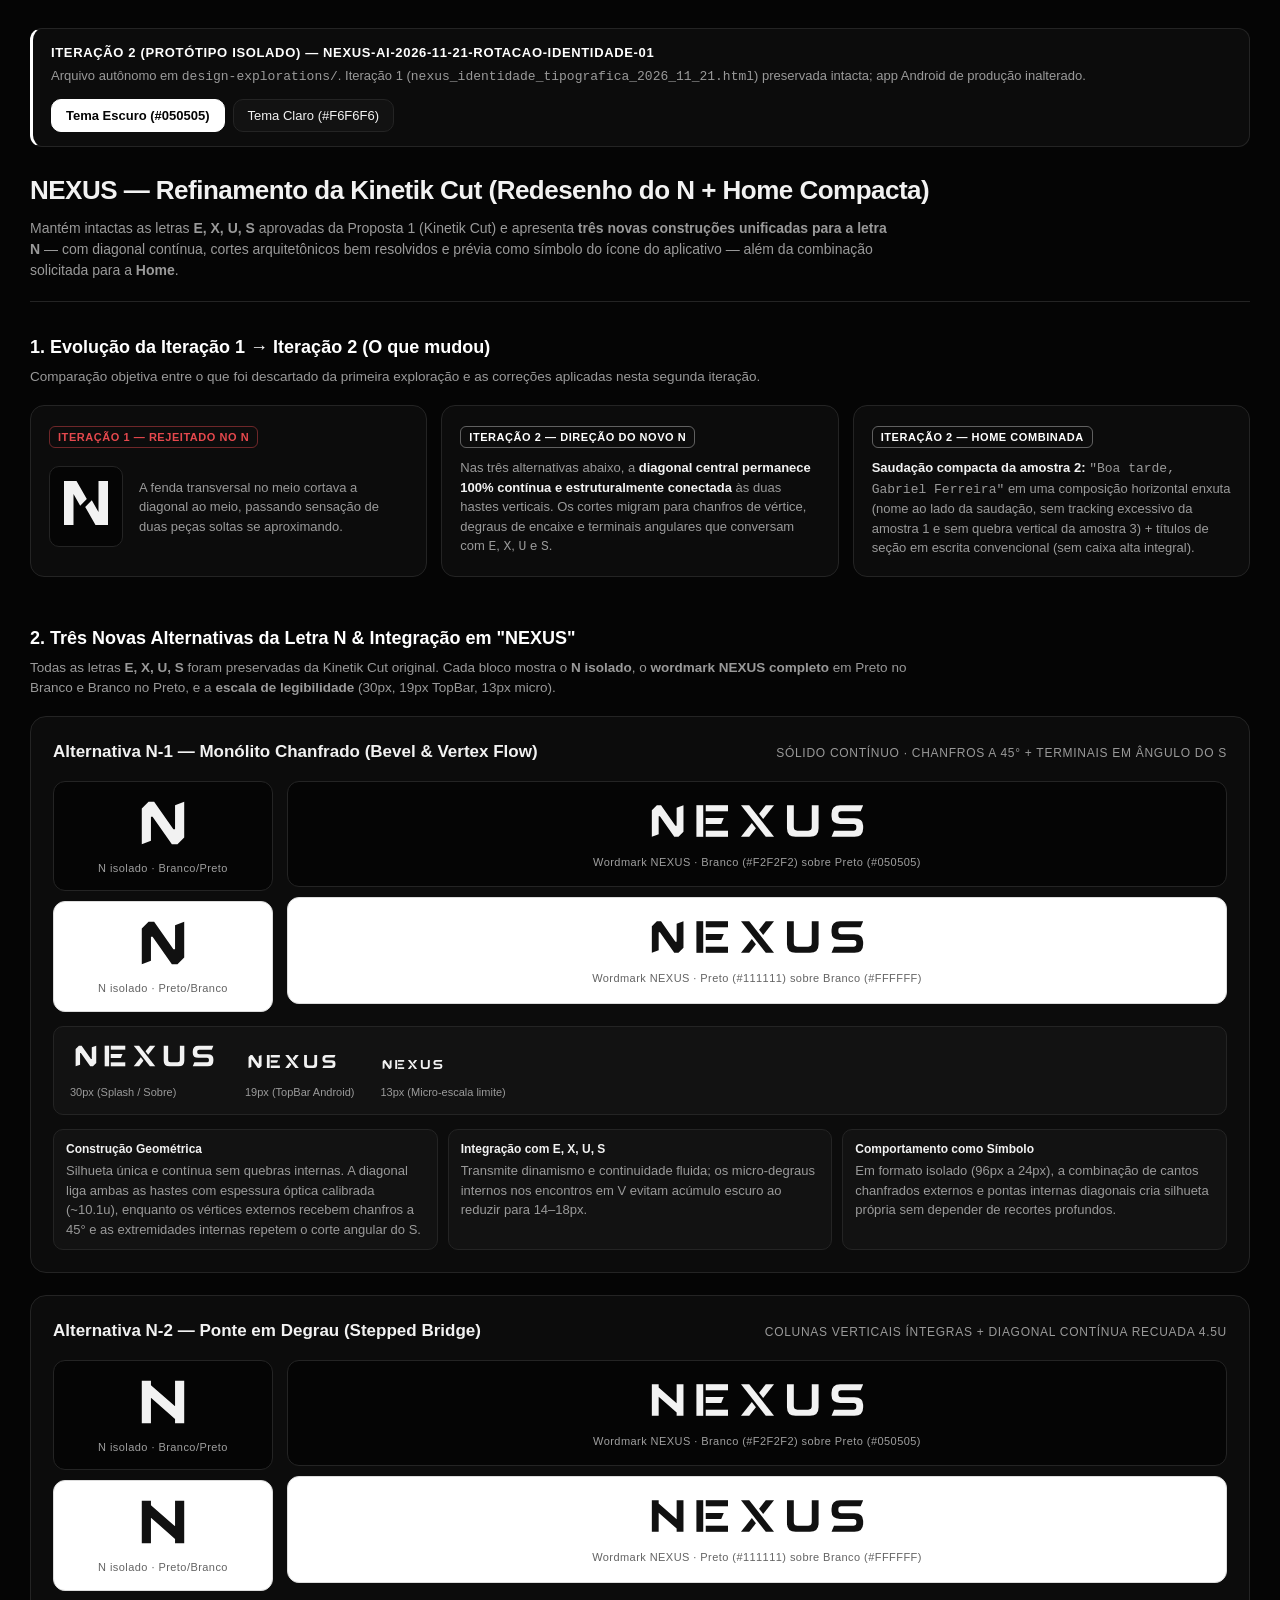
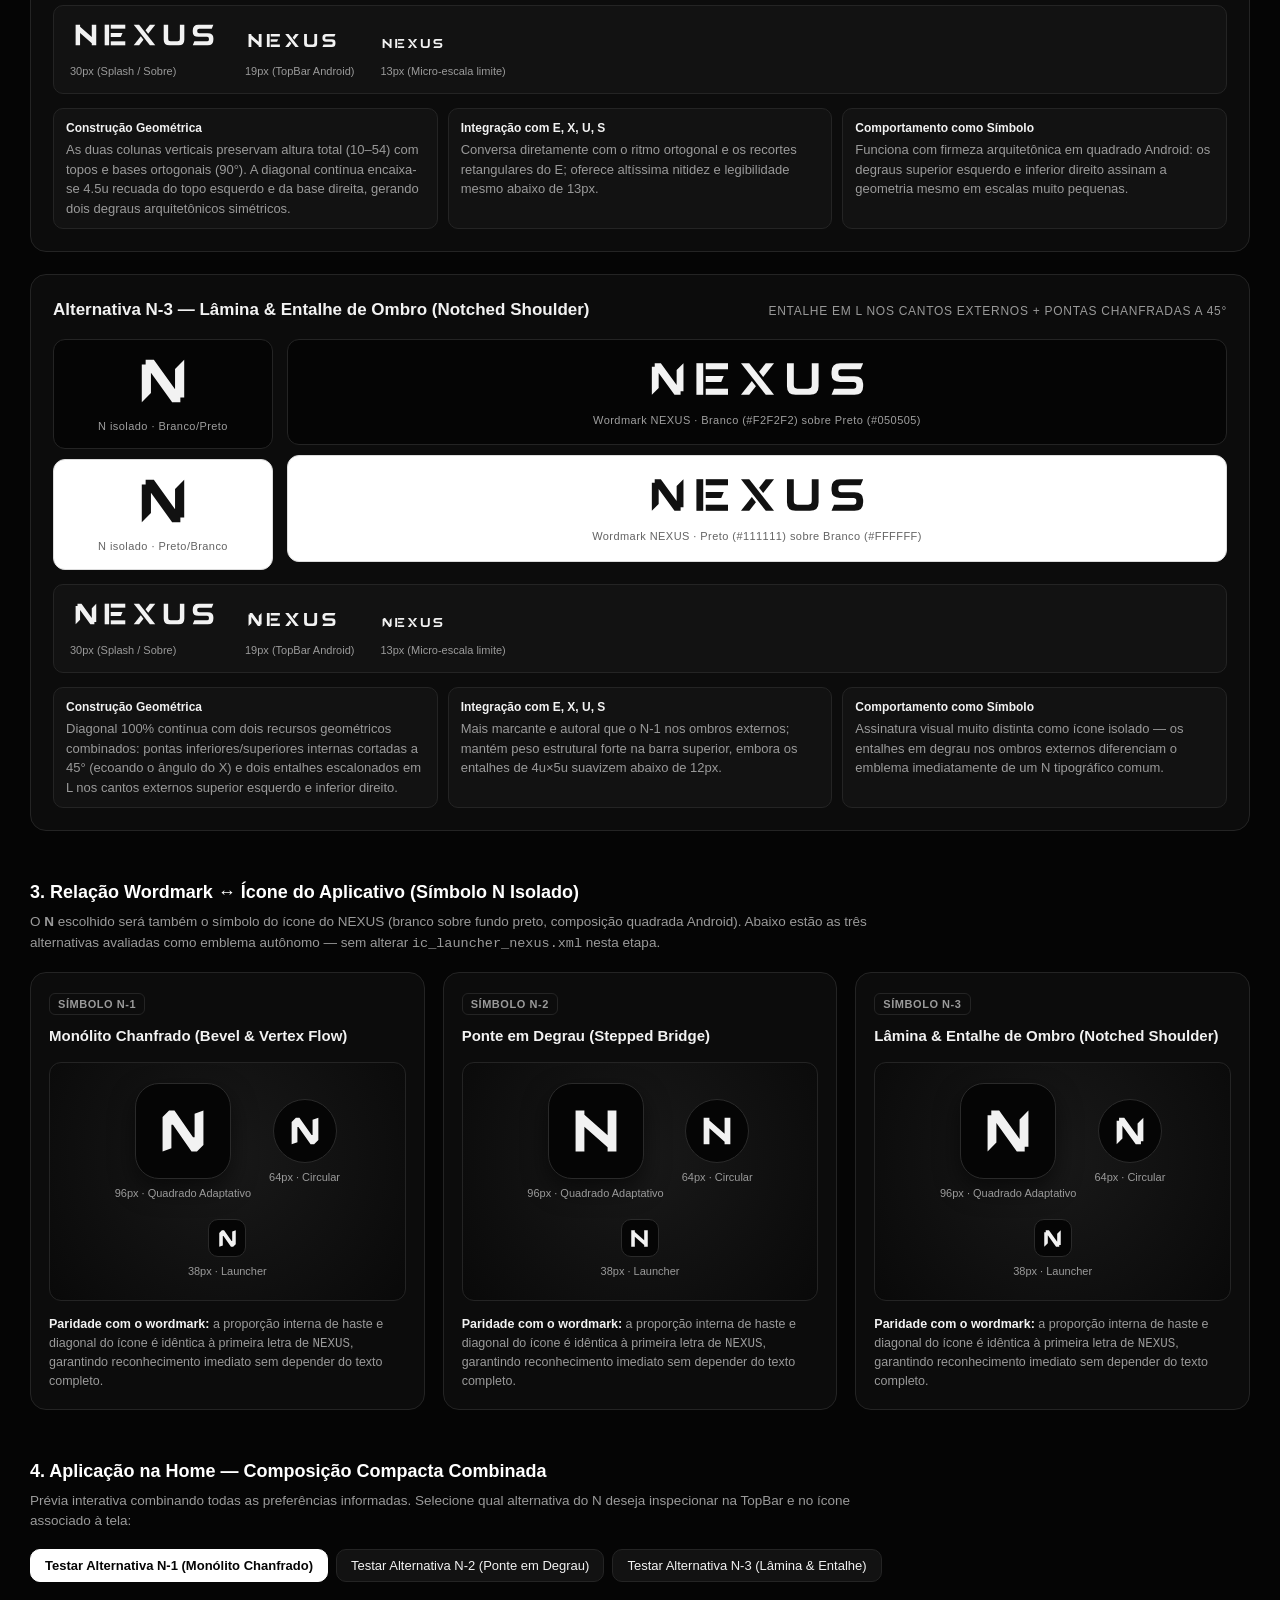
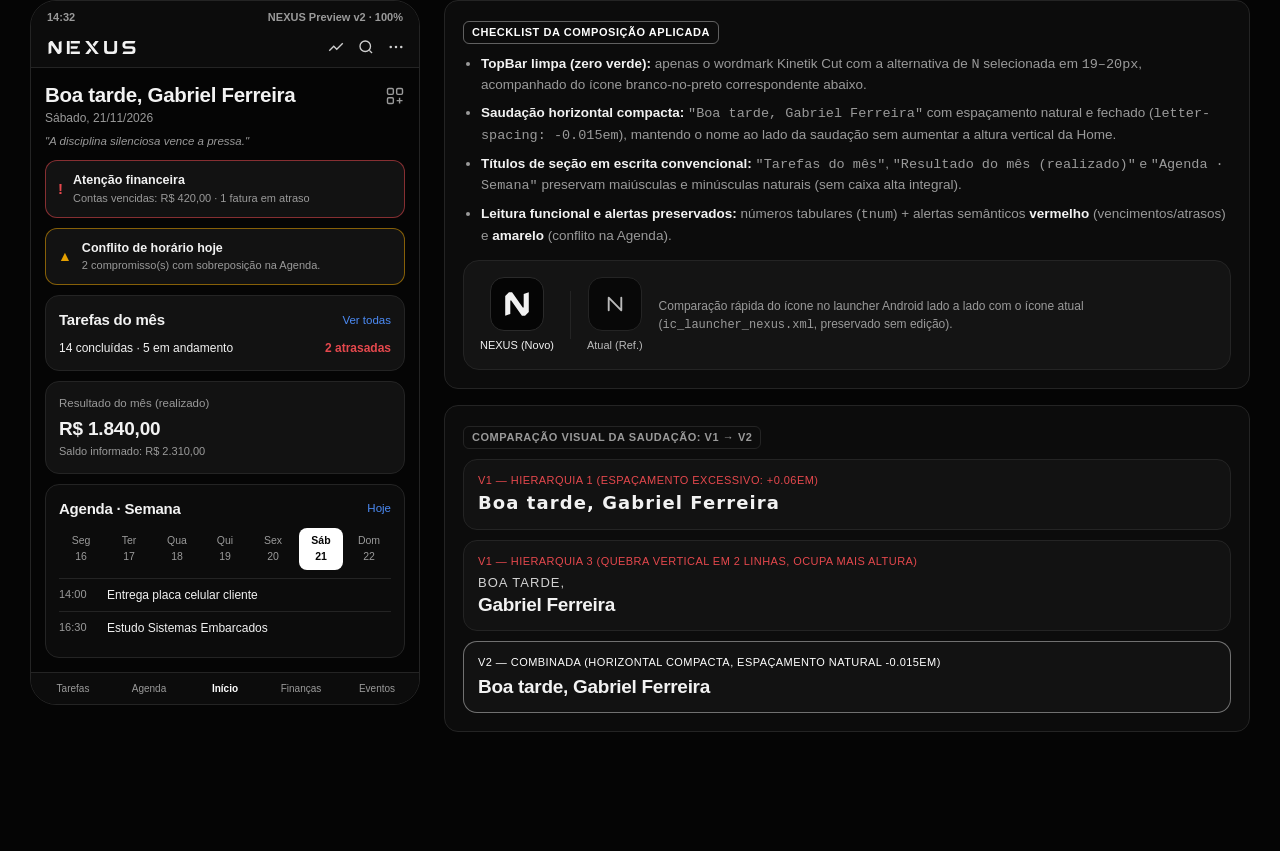
<file: design-explorations/nexus_identidade_tipografica_2026_11_21_v2.html>
<!DOCTYPE html>
<html lang="pt-BR">
<head>
  <meta charset="UTF-8" />
  <meta name="viewport" content="width=device-width, initial-scale=1.0" />
  <title>NEXUS — Iteração 2: Refinamento do N (Kinetik Cut) &amp; Home Compacta</title>
  <style>
    :root {
      --bg-page: #050505;
      --bg-surface: #0C0C0C;
      --bg-elevated: #121212;
      --border: #242424;
      --text-primary: #F2F2F2;
      --text-secondary: #9A9A9A;
      --highlight: #FFFFFF;
      --danger: #E5484D;
      --warning: #E5A000;
      --info: #4C8BF5;
    }

    * { box-sizing: border-box; }
    html, body {
      margin: 0;
      padding: 0;
      background: var(--bg-page);
      color: var(--text-primary);
      font-family: -apple-system, BlinkMacSystemFont, "Segoe UI", Roboto, "Helvetica Neue", Arial, sans-serif;
      line-height: 1.5;
      -webkit-font-smoothing: antialiased;
    }

    .container {
      max-width: 1260px;
      margin: 0 auto;
      padding: 28px 20px 72px;
    }

    .isolation-banner {
      background: var(--bg-surface);
      border: 1px solid var(--border);
      border-left: 3px solid var(--highlight);
      border-radius: 12px;
      padding: 14px 18px;
      margin-bottom: 24px;
      display: flex;
      flex-wrap: wrap;
      justify-content: space-between;
      align-items: center;
      gap: 12px;
    }
    .isolation-banner strong {
      font-size: 13px;
      letter-spacing: 0.05em;
      text-transform: uppercase;
      color: var(--highlight);
      display: block;
    }
    .isolation-banner span {
      font-size: 13px;
      color: var(--text-secondary);
    }

    .toolbar {
      display: flex;
      flex-wrap: wrap;
      gap: 8px;
      align-items: center;
    }

    .btn {
      appearance: none;
      background: var(--bg-elevated);
      color: var(--text-primary);
      border: 1px solid var(--border);
      border-radius: 10px;
      padding: 8px 14px;
      font-size: 13px;
      font-weight: 500;
      cursor: pointer;
      transition: background 0.15s ease, border-color 0.15s ease;
    }
    .btn:hover { border-color: #4A4A4A; }
    .btn.active {
      background: var(--highlight);
      color: #050505;
      border-color: var(--highlight);
      font-weight: 600;
    }

    header.board-header {
      margin-bottom: 32px;
      padding-bottom: 20px;
      border-bottom: 1px solid var(--border);
    }
    header.board-header h1 {
      margin: 0 0 8px;
      font-size: 26px;
      font-weight: 600;
      letter-spacing: -0.02em;
    }
    header.board-header p {
      margin: 0;
      color: var(--text-secondary);
      max-width: 860px;
      font-size: 14px;
    }

    section { margin-bottom: 48px; }
    .section-title {
      font-size: 18px;
      font-weight: 600;
      margin: 0 0 6px;
      color: var(--highlight);
    }
    .section-desc {
      margin: 0 0 18px;
      font-size: 13.5px;
      color: var(--text-secondary);
      max-width: 880px;
    }

    .grid-2 {
      display: grid;
      grid-template-columns: repeat(auto-fit, minmax(320px, 1fr));
      gap: 16px;
    }
    .grid-3 {
      display: grid;
      grid-template-columns: repeat(auto-fit, minmax(340px, 1fr));
      gap: 18px;
    }

    .card {
      background: var(--bg-surface);
      border: 1px solid var(--border);
      border-radius: 14px;
      padding: 18px;
    }
    .card-elevated {
      background: var(--bg-elevated);
      border: 1px solid var(--border);
      border-radius: 14px;
      padding: 18px;
    }

    .meta-tag {
      display: inline-block;
      font-size: 11px;
      font-weight: 600;
      letter-spacing: 0.05em;
      text-transform: uppercase;
      color: var(--text-secondary);
      border: 1px solid var(--border);
      border-radius: 6px;
      padding: 2px 8px;
      margin-bottom: 10px;
    }
    .meta-tag.rejected {
      color: var(--danger);
      border-color: rgba(229, 72, 77, 0.45);
    }
    .meta-tag.approved {
      color: var(--highlight);
      border-color: rgba(255, 255, 255, 0.35);
    }

    /* Wordmark & N blocks */
    .alt-block {
      background: var(--bg-surface);
      border: 1px solid var(--border);
      border-radius: 16px;
      padding: 22px;
      margin-bottom: 22px;
    }
    .alt-header {
      display: flex;
      flex-wrap: wrap;
      justify-content: space-between;
      align-items: baseline;
      gap: 10px;
      margin-bottom: 16px;
    }
    .alt-header h3 {
      margin: 0;
      font-size: 17px;
      font-weight: 600;
    }
    .alt-header span {
      font-size: 12px;
      color: var(--text-secondary);
      text-transform: uppercase;
      letter-spacing: 0.06em;
    }

    .isolated-wordmark-row {
      display: grid;
      grid-template-columns: minmax(170px, 220px) 1fr;
      gap: 14px;
      margin-bottom: 14px;
    }
    @media (max-width: 720px) {
      .isolated-wordmark-row { grid-template-columns: 1fr; }
    }

    .specimen-grid-2 {
      display: grid;
      grid-template-columns: repeat(auto-fit, minmax(250px, 1fr));
      gap: 12px;
    }

    .specimen {
      border-radius: 12px;
      padding: 20px 18px;
      display: flex;
      flex-direction: column;
      align-items: center;
      justify-content: center;
      gap: 10px;
      min-height: 118px;
    }
    .specimen.dark {
      background: #050505;
      border: 1px solid #242424;
      color: #F2F2F2;
    }
    .specimen.light {
      background: #FFFFFF;
      border: 1px solid #DCDCDC;
      color: #111111;
    }
    .specimen-caption {
      font-size: 11px;
      opacity: 0.65;
      letter-spacing: 0.04em;
    }

    .scale-strip {
      display: flex;
      flex-wrap: wrap;
      align-items: flex-end;
      gap: 26px;
      padding: 14px 16px;
      border-radius: 10px;
      background: var(--bg-elevated);
      border: 1px solid var(--border);
      margin: 14px 0;
    }
    .scale-item {
      display: flex;
      flex-direction: column;
      gap: 6px;
    }
    .scale-item small {
      font-size: 11px;
      color: var(--text-secondary);
    }

    .critique-grid {
      display: grid;
      grid-template-columns: repeat(auto-fit, minmax(220px, 1fr));
      gap: 10px;
      font-size: 13px;
      color: var(--text-secondary);
    }
    .critique-grid div {
      background: var(--bg-elevated);
      border: 1px solid var(--border);
      border-radius: 10px;
      padding: 10px 12px;
    }
    .critique-grid strong {
      display: block;
      color: var(--text-primary);
      font-size: 12px;
      margin-bottom: 3px;
    }

    /* App Icon Showcase */
    .icon-card {
      background: var(--bg-surface);
      border: 1px solid var(--border);
      border-radius: 16px;
      padding: 18px;
      display: flex;
      flex-direction: column;
      gap: 14px;
    }
    .icon-stage {
      background: radial-gradient(circle at 50% 40%, #191919 0%, #090909 100%);
      border: 1px solid var(--border);
      border-radius: 12px;
      padding: 20px;
      display: flex;
      flex-wrap: wrap;
      align-items: center;
      justify-content: center;
      gap: 18px;
    }
    .android-icon-squircle {
      width: 96px;
      height: 96px;
      border-radius: 24px;
      background: #050505;
      border: 1px solid #2A2A2A;
      display: grid;
      place-items: center;
      box-shadow: 0 10px 24px rgba(0, 0, 0, 0.55);
    }
    .android-icon-circle {
      width: 64px;
      height: 64px;
      border-radius: 50%;
      background: #050505;
      border: 1px solid #2A2A2A;
      display: grid;
      place-items: center;
    }
    .android-icon-small {
      width: 38px;
      height: 38px;
      border-radius: 10px;
      background: #050505;
      border: 1px solid #2A2A2A;
      display: grid;
      place-items: center;
    }
    .icon-size-col {
      display: flex;
      flex-direction: column;
      align-items: center;
      gap: 6px;
      font-size: 11px;
      color: var(--text-secondary);
    }

    /* Mobile UI Prototypes */
    .phone-frame {
      border-radius: 26px;
      border: 1px solid var(--border);
      background: var(--bg-page);
      overflow: hidden;
      display: flex;
      flex-direction: column;
      max-width: 390px;
      width: 100%;
    }
    .phone-frame.theme-light {
      background: #F6F6F6;
      color: #111111;
      border-color: #DCDCDC;
    }

    .phone-status {
      display: flex;
      justify-content: space-between;
      padding: 8px 16px 4px;
      font-size: 11px;
      font-weight: 600;
      font-variant-numeric: tabular-nums;
      background: #0C0C0C;
      color: #9A9A9A;
    }
    .phone-frame.theme-light .phone-status {
      background: #FFFFFF;
      color: #5A5A5A;
    }

    .phone-topbar {
      display: flex;
      align-items: center;
      justify-content: space-between;
      padding: 8px 14px 10px;
      background: #0C0C0C;
      border-bottom: 1px solid #242424;
      color: #F2F2F2;
    }
    .phone-frame.theme-light .phone-topbar {
      background: #FFFFFF;
      border-bottom-color: #DCDCDC;
      color: #111111;
    }
    .topbar-brand { display: flex; align-items: center; gap: 8px; }
    .topbar-icons { display: flex; align-items: center; gap: 12px; opacity: 0.85; }
    .topbar-icons svg { width: 18px; height: 18px; }

    .phone-body {
      padding: 14px;
      display: flex;
      flex-direction: column;
      gap: 10px;
    }

    .nx-card {
      background: #0C0C0C;
      border: 1px solid #242424;
      border-radius: 14px;
      padding: 13px;
    }
    .nx-card.elevated { background: #121212; }
    .phone-frame.theme-light .nx-card {
      background: #FFFFFF;
      border-color: #DCDCDC;
    }
    .phone-frame.theme-light .nx-card.elevated { background: #EDEDED; }

    .nx-alert {
      border-radius: 12px;
      padding: 10px 12px;
      background: #121212;
      display: flex;
      align-items: center;
      gap: 10px;
    }
    .phone-frame.theme-light .nx-alert { background: #EDEDED; }
    .nx-alert.danger { border: 1px solid rgba(229, 72, 77, 0.55); }
    .nx-alert.warning { border: 1px solid rgba(229, 160, 0, 0.55); }
    .phone-frame.theme-light .nx-alert.danger { border-color: rgba(198, 40, 40, 0.55); }
    .phone-frame.theme-light .nx-alert.warning { border-color: rgba(178, 106, 0, 0.55); }

    .nx-alert-title { font-size: 12.5px; font-weight: 600; color: #F2F2F2; }
    .nx-alert-sub { font-size: 11px; color: #9A9A9A; }
    .phone-frame.theme-light .nx-alert-title { color: #111111; }
    .phone-frame.theme-light .nx-alert-sub { color: #5A5A5A; }

    .greeting-row {
      display: flex;
      justify-content: space-between;
      align-items: flex-start;
      gap: 8px;
    }
    /* Saudação compacta e horizontal conforme preferência na v2 */
    .greeting-v2 {
      font-family: -apple-system, BlinkMacSystemFont, "Segoe UI", Roboto, sans-serif;
      font-size: 20.5px;
      line-height: 1.24;
      letter-spacing: -0.015em;
      font-weight: 600;
      margin: 0 0 2px;
    }
    .greeting-v1-wide {
      font-family: "Space Grotesk", "Segoe UI", system-ui, sans-serif;
      font-size: 20.5px;
      line-height: 1.24;
      letter-spacing: 0.06em;
      font-weight: 600;
      margin: 0 0 2px;
    }
    .greeting-date { font-size: 12px; color: #9A9A9A; }
    .greeting-quote {
      margin-top: 6px;
      font-size: 11.5px;
      font-style: italic;
      color: #9A9A9A;
    }
    .phone-frame.theme-light .greeting-date,
    .phone-frame.theme-light .greeting-quote { color: #5A5A5A; }

    .section-hdr {
      display: flex;
      justify-content: space-between;
      align-items: center;
      margin-bottom: 8px;
    }
    .section-hdr-title {
      font-size: 15px;
      font-weight: 600;
      letter-spacing: -0.015em;
    }
    .section-hdr-action {
      font-size: 11.5px;
      color: #4C8BF5;
      font-weight: 500;
    }
    .phone-frame.theme-light .section-hdr-action { color: #1A73E8; }

    .kpi-label { font-size: 11.5px; color: #9A9A9A; margin-bottom: 2px; }
    .phone-frame.theme-light .kpi-label { color: #5A5A5A; }
    .kpi-value {
      font-size: 19px;
      font-weight: 600;
      font-variant-numeric: tabular-nums;
      letter-spacing: -0.01em;
    }
    .kpi-sub {
      font-size: 11px;
      color: #9A9A9A;
      font-variant-numeric: tabular-nums;
    }
    .phone-frame.theme-light .kpi-sub { color: #5A5A5A; }

    .agenda-strip {
      display: grid;
      grid-template-columns: repeat(7, 1fr);
      gap: 4px;
      text-align: center;
      margin-bottom: 8px;
    }
    .agenda-day {
      border-radius: 8px;
      padding: 5px 2px;
      font-size: 10.5px;
      font-variant-numeric: tabular-nums;
      color: #9A9A9A;
    }
    .agenda-day.selected {
      background: #FFFFFF;
      color: #050505;
      font-weight: 700;
    }
    .phone-frame.theme-light .agenda-day { color: #5A5A5A; }
    .phone-frame.theme-light .agenda-day.selected {
      background: #000000;
      color: #FFFFFF;
    }
    .agenda-item {
      display: flex;
      align-items: center;
      justify-content: space-between;
      gap: 8px;
      padding: 7px 0;
      border-top: 1px solid #242424;
      font-size: 12px;
    }
    .phone-frame.theme-light .agenda-item { border-top-color: #DCDCDC; }
    .agenda-time {
      font-variant-numeric: tabular-nums;
      color: #9A9A9A;
      font-size: 11px;
      min-width: 40px;
    }
    .phone-frame.theme-light .agenda-time { color: #5A5A5A; }

    .phone-bottombar {
      display: grid;
      grid-template-columns: repeat(5, 1fr);
      border-top: 1px solid #242424;
      background: #0C0C0C;
      padding: 8px 4px;
      text-align: center;
      font-size: 10px;
      color: #9A9A9A;
    }
    .phone-bottombar .active-tab { color: #FFFFFF; font-weight: 600; }
    .phone-frame.theme-light .phone-bottombar {
      background: #FFFFFF;
      border-top-color: #DCDCDC;
      color: #5A5A5A;
    }
    .phone-frame.theme-light .phone-bottombar .active-tab { color: #000000; }

    .home-preview-layout {
      display: grid;
      grid-template-columns: minmax(310px, 390px) 1fr;
      gap: 24px;
      align-items: start;
    }
    @media (max-width: 860px) {
      .home-preview-layout { grid-template-columns: 1fr; }
    }

    .spec-list {
      margin: 0;
      padding-left: 18px;
      font-size: 13.5px;
      color: var(--text-secondary);
    }
    .spec-list li { margin-bottom: 8px; }
    .spec-list strong { color: var(--text-primary); }

    .launcher-dock {
      background: #141414;
      border: 1px solid var(--border);
      border-radius: 16px;
      padding: 16px;
      display: flex;
      align-items: center;
      gap: 16px;
      margin-top: 14px;
    }
    .launcher-app-tile {
      display: flex;
      flex-direction: column;
      align-items: center;
      gap: 6px;
      font-size: 11px;
      color: var(--text-primary);
    }

    .diff-row {
      display: grid;
      grid-template-columns: repeat(auto-fit, minmax(280px, 1fr));
      gap: 14px;
    }
  </style>
</head>
<body>
  <div class="container">
    <div class="isolation-banner">
      <div>
        <strong>Iteração 2 (Protótipo Isolado) — NEXUS-AI-2026-11-21-ROTACAO-IDENTIDADE-01</strong>
        <span>Arquivo autônomo em <code>design-explorations/</code>. Iteração 1 (<code>nexus_identidade_tipografica_2026_11_21.html</code>) preservada intacta; app Android de produção inalterado.</span>
      </div>
      <div class="toolbar">
        <button class="btn active" id="btn-theme-dark" onclick="setPreviewTheme('dark')">Tema Escuro (#050505)</button>
        <button class="btn" id="btn-theme-light" onclick="setPreviewTheme('light')">Tema Claro (#F6F6F6)</button>
      </div>
    </div>

    <header class="board-header">
      <h1>NEXUS — Refinamento da Kinetik Cut (Redesenho do N + Home Compacta)</h1>
      <p>
        Mantém intactas as letras <strong>E, X, U, S</strong> aprovadas da Proposta 1 (Kinetik Cut) e apresenta <strong>três novas construções unificadas para a letra N</strong>
        — com diagonal contínua, cortes arquitetônicos bem resolvidos e prévia como símbolo do ícone do aplicativo — além da combinação solicitada para a <strong>Home</strong>.
      </p>
    </header>

    <!-- 1. COMPARAÇÃO DIRETA V1 vs V2 -->
    <section>
      <h2 class="section-title">1. Evolução da Iteração 1 → Iteração 2 (O que mudou)</h2>
      <p class="section-desc">
        Comparação objetiva entre o que foi descartado da primeira exploração e as correções aplicadas nesta segunda iteração.
      </p>

      <div class="diff-row">
        <div class="card">
          <span class="meta-tag rejected">Iteração 1 — Rejeitado no N</span>
          <div style="display:flex; align-items:center; gap:16px; margin:8px 0 10px;">
            <div style="background:#050505; border:1px solid #242424; border-radius:10px; padding:12px;">
              <svg width="48" height="48" viewBox="10 8 48 48" fill="#F2F2F2">
                <path d="M12,54 V10 H24.5 L34.8,28.1 L28.2,34.7 L21.5,22.9 V54 Z"/>
                <path d="M56,10 V54 H43.5 L33.2,35.9 L39.8,29.3 L46.5,41.1 V10 Z"/>
              </svg>
            </div>
            <div style="font-size:13px; color:var(--text-secondary);">
              A fenda transversal no meio cortava a diagonal ao meio, passando sensação de duas peças soltas se aproximando.
            </div>
          </div>
        </div>

        <div class="card">
          <span class="meta-tag approved">Iteração 2 — Direção do Novo N</span>
          <div style="font-size:13px; color:var(--text-secondary);">
            Nas três alternativas abaixo, a <strong style="color:var(--text-primary);">diagonal central permanece 100% contínua e estruturalmente conectada</strong> às duas hastes verticais. Os cortes migram para chanfros de vértice, degraus de encaixe e terminais angulares que conversam com <code>E</code>, <code>X</code>, <code>U</code> e <code>S</code>.
          </div>
        </div>

        <div class="card">
          <span class="meta-tag approved">Iteração 2 — Home Combinada</span>
          <div style="font-size:13px; color:var(--text-secondary);">
            <strong style="color:var(--text-primary);">Saudação compacta da amostra 2:</strong> <code>"Boa tarde, Gabriel Ferreira"</code> em uma composição horizontal enxuta (nome ao lado da saudação, sem tracking excessivo da amostra 1 e sem quebra vertical da amostra 3) + títulos de seção em escrita convencional (sem caixa alta integral).
          </div>
        </div>
      </div>
    </section>

    <!-- 2. TRÊS NOVAS ALTERNATIVAS DE N + INTEGRAÇÃO NO WORDMARK -->
    <section>
      <h2 class="section-title">2. Três Novas Alternativas da Letra N &amp; Integração em "NEXUS"</h2>
      <p class="section-desc">
        Todas as letras <strong>E, X, U, S</strong> foram preservadas da Kinetik Cut original. Cada bloco mostra o <strong>N isolado</strong>, o <strong>wordmark NEXUS completo</strong> em
        Preto no Branco e Branco no Preto, e a <strong>escala de legibilidade</strong> (30px, 19px TopBar, 13px micro).
      </p>

      <div id="alternatives-container"></div>
    </section>

    <!-- 3. PRÉVIA DO N COMO ÍCONE DO APLICATIVO ANDROID -->
    <section>
      <h2 class="section-title">3. Relação Wordmark ↔ Ícone do Aplicativo (Símbolo N Isolado)</h2>
      <p class="section-desc">
        O <strong>N</strong> escolhido será também o símbolo do ícone do NEXUS (branco sobre fundo preto, composição quadrada Android). Abaixo estão as três alternativas avaliadas como emblema autônomo — sem alterar <code>ic_launcher_nexus.xml</code> nesta etapa.
      </p>

      <div class="grid-3" id="icon-grid"></div>
    </section>

    <!-- 4. APLICAÇÃO NA HOME CONFORME PREFERÊNCIAS COMBINADAS -->
    <section>
      <h2 class="section-title">4. Aplicação na Home — Composição Compacta Combinada</h2>
      <p class="section-desc">
        Prévia interativa combinando todas as preferências informadas. Selecione qual alternativa do N deseja inspecionar na TopBar e no ícone associado à tela:
      </p>

      <div class="toolbar" style="margin-bottom: 18px;">
        <button class="btn active" id="btn-ui-1" onclick="selectActiveN(1)">Testar Alternativa N-1 (Monólito Chanfrado)</button>
        <button class="btn" id="btn-ui-2" onclick="selectActiveN(2)">Testar Alternativa N-2 (Ponte em Degrau)</button>
        <button class="btn" id="btn-ui-3" onclick="selectActiveN(3)">Testar Alternativa N-3 (Lâmina &amp; Entalhe)</button>
      </div>

      <div class="home-preview-layout">
        <!-- PHONE PREVIEW V2 -->
        <div class="phone-frame" id="phone-v2">
          <div class="phone-status"><span>14:32</span><span>NEXUS Preview v2 · 100%</span></div>
          <div class="phone-topbar">
            <div class="topbar-brand" id="v2-topbar-wm"></div>
            <div class="topbar-icons">
              <svg viewBox="0 0 24 24" fill="none" stroke="currentColor" stroke-width="1.8"><polyline points="3 17 9 11 13 15 21 7"/></svg>
              <svg viewBox="0 0 24 24" fill="none" stroke="currentColor" stroke-width="1.8"><circle cx="11" cy="11" r="7"/><line x1="20" y1="20" x2="16.5" y2="16.5"/></svg>
              <svg viewBox="0 0 24 24" fill="currentColor"><circle cx="5" cy="12" r="1.7"/><circle cx="12" cy="12" r="1.7"/><circle cx="19" cy="12" r="1.7"/></svg>
            </div>
          </div>
          <div class="phone-body">
            <!-- Saudação com espaçamento agradável da v1 #2, nome ao lado, sem quebra vertical -->
            <div class="greeting-row">
              <div>
                <h3 class="greeting-v2">Boa tarde, Gabriel Ferreira</h3>
                <div class="greeting-date">Sábado, 21/11/2026</div>
                <div class="greeting-quote">"A disciplina silenciosa vence a pressa."</div>
              </div>
              <svg width="20" height="20" viewBox="0 0 24 24" fill="none" stroke="#9A9A9A" stroke-width="1.7" style="flex-shrink:0; margin-top:4px;">
                <rect x="3" y="3" width="7" height="7" rx="1.5"/><rect x="14" y="3" width="7" height="7" rx="1.5"/><rect x="3" y="14" width="7" height="7" rx="1.5"/><path d="M17.5 14v7M14 17.5h7"/>
              </svg>
            </div>

            <!-- Alertas semânticos preservados -->
            <div class="nx-alert danger">
              <span style="color:#E5484D; font-weight:700; font-size:15px;">!</span>
              <div>
                <div class="nx-alert-title">Atenção financeira</div>
                <div class="nx-alert-sub">Contas vencidas: R$ 420,00 · 1 fatura em atraso</div>
              </div>
            </div>
            <div class="nx-alert warning">
              <span style="color:#E5A000; font-weight:700; font-size:14px;">▲</span>
              <div>
                <div class="nx-alert-title">Conflito de horário hoje</div>
                <div class="nx-alert-sub">2 compromisso(s) com sobreposição na Agenda.</div>
              </div>
            </div>

            <!-- Demais blocos da Home conforme Proposta 1 (escrita convencional, sem CAIXA ALTA) -->
            <div class="nx-card elevated">
              <div class="section-hdr">
                <span class="section-hdr-title">Tarefas do mês</span>
                <span class="section-hdr-action">Ver todas</span>
              </div>
              <div style="display:flex; justify-content:space-between; font-size:12px; font-variant-numeric:tabular-nums;">
                <span>14 concluídas · 5 em andamento</span>
                <span style="color:#E5484D; font-weight:600;">2 atrasadas</span>
              </div>
            </div>

            <div class="nx-card elevated">
              <div class="kpi-label">Resultado do mês (realizado)</div>
              <div class="kpi-value">R$ 1.840,00</div>
              <div class="kpi-sub">Saldo informado: R$ 2.310,00</div>
            </div>

            <div class="nx-card">
              <div class="section-hdr">
                <span class="section-hdr-title">Agenda · Semana</span>
                <span class="section-hdr-action">Hoje</span>
              </div>
              <div class="agenda-strip">
                <div class="agenda-day">Seg<br/>16</div>
                <div class="agenda-day">Ter<br/>17</div>
                <div class="agenda-day">Qua<br/>18</div>
                <div class="agenda-day">Qui<br/>19</div>
                <div class="agenda-day">Sex<br/>20</div>
                <div class="agenda-day selected">Sáb<br/>21</div>
                <div class="agenda-day">Dom<br/>22</div>
              </div>
              <div class="agenda-item"><span class="agenda-time">14:00</span><span style="flex:1;">Entrega placa celular cliente</span></div>
              <div class="agenda-item"><span class="agenda-time">16:30</span><span style="flex:1;">Estudo Sistemas Embarcados</span></div>
            </div>
          </div>
          <div class="phone-bottombar">
            <span>Tarefas</span><span>Agenda</span><span class="active-tab">Início</span><span>Finanças</span><span>Eventos</span>
          </div>
        </div>

        <!-- DETALHAMENTO + COMPARAÇÃO DA SAUDADÃO V1 vs V2 -->
        <div>
          <div class="card" style="margin-bottom:16px;">
            <span class="meta-tag approved">Checklist da Composição Aplicada</span>
            <ul class="spec-list">
              <li><strong>TopBar limpa (zero verde):</strong> apenas o wordmark Kinetik Cut com a alternativa de <code>N</code> selecionada em <code>19–20px</code>, acompanhado do ícone branco-no-preto correspondente abaixo.</li>
              <li><strong>Saudação horizontal compacta:</strong> <code>"Boa tarde, Gabriel Ferreira"</code> com espaçamento natural e fechado (<code>letter-spacing: -0.015em</code>), mantendo o nome ao lado da saudação sem aumentar a altura vertical da Home.</li>
              <li><strong>Títulos de seção em escrita convencional:</strong> <code>"Tarefas do mês"</code>, <code>"Resultado do mês (realizado)"</code> e <code>"Agenda · Semana"</code> preservam maiúsculas e minúsculas naturais (sem caixa alta integral).</li>
              <li><strong>Leitura funcional e alertas preservados:</strong> números tabulares (<code>tnum</code>) + alertas semânticos <strong>vermelho</strong> (vencimentos/atrasos) e <strong>amarelo</strong> (conflito na Agenda).</li>
            </ul>

            <div class="launcher-dock">
              <div class="launcher-app-tile">
                <div class="android-icon-circle" id="v2-paired-icon" style="width:54px; height:54px; border-radius:14px;"></div>
                <span>NEXUS (Novo)</span>
              </div>
              <div style="width:1px; height:48px; background:var(--border);"></div>
              <div class="launcher-app-tile" style="opacity:0.75;">
                <div class="android-icon-circle" style="width:54px; height:54px; border-radius:14px;">
                  <svg width="34" height="34" viewBox="0 0 108 108">
                    <path d="M34,74V34L74,74V34" fill="none" stroke="#F2F2F2" stroke-width="6" stroke-linecap="round" stroke-linejoin="round"/>
                  </svg>
                </div>
                <span>Atual (Ref.)</span>
              </div>
              <div style="font-size:12px; color:var(--text-secondary); flex:1;">
                Comparação rápida do ícone no launcher Android lado a lado com o ícone atual (<code>ic_launcher_nexus.xml</code>, preservado sem edição).
              </div>
            </div>
          </div>

          <div class="card">
            <span class="meta-tag">Comparação Visual da Saudação: v1 → v2</span>
            <div style="display:flex; flex-direction:column; gap:10px; font-size:13px;">
              <div class="card-elevated" style="padding:12px 14px;">
                <div style="font-size:11px; color:var(--danger); margin-bottom:4px; text-transform:uppercase; letter-spacing:0.04em;">v1 — Hierarquia 1 (espaçamento excessivo: +0.06em)</div>
                <div class="greeting-v1-wide" style="font-size:18px;">Boa tarde, Gabriel Ferreira</div>
              </div>
              <div class="card-elevated" style="padding:12px 14px;">
                <div style="font-size:11px; color:var(--danger); margin-bottom:4px; text-transform:uppercase; letter-spacing:0.04em;">v1 — Hierarquia 3 (quebra vertical em 2 linhas, ocupa mais altura)</div>
                <div style="font-size:13px; letter-spacing:0.08em; text-transform:uppercase; opacity:0.86;">BOA TARDE,</div>
                <div class="greeting-v2" style="font-size:19px;">Gabriel Ferreira</div>
              </div>
              <div class="card-elevated" style="padding:12px 14px; border-color:rgba(255,255,255,0.4);">
                <div style="font-size:11px; color:var(--highlight); margin-bottom:4px; text-transform:uppercase; letter-spacing:0.04em;">v2 — Combinada (horizontal compacta, espaçamento natural -0.015em)</div>
                <div class="greeting-v2" style="font-size:19px;">Boa tarde, Gabriel Ferreira</div>
              </div>
            </div>
          </div>
        </div>
      </div>
    </section>
  </div>

  <script>
    // Letras E, X, U, S preservadas exatamente da Proposta 1 (Kinetik Cut)
    const SHARED_EXUS = [
      // E
      "M74,10 H83.5 V54 H74 Z",
      "M87,10 H118 V18.5 H87 Z",
      "M87,27.8 H112 L108.5,36.2 H87 Z",
      "M87,45.5 H118 V54 H87 Z",
      // X
      "M136,10 H147.5 L182,54 H170.5 Z",
      "M170.5,10 H182 L166.9,29.1 L161.2,21.8 Z",
      "M156.8,42.2 L151.1,34.9 L136,54 H147.5 Z",
      // U
      "M200,10 H209.5 V40.5 Q209.5,45.5 214.5,45.5 H229.5 Q234.5,45.5 234.5,40.5 V10 H244 V42 Q244,54 232,54 H212 Q200,54 200,42 Z",
      // S
      "M306,10 H274 Q262,10 262,22 V25.5 Q262,36 274,36 H292.5 Q296.5,36 296.5,40 V41.5 Q296.5,45.5 292.5,45.5 H265.5 L262,54 H294 Q306,54 306,42 V38.5 Q306,28 294,28 H275.5 Q271.5,28 271.5,24 V22.5 Q271.5,18.5 275.5,18.5 H302.5 Z"
    ];

    const N_ALTERNATIVES = {
      1: {
        id: 1,
        title: "Alternativa N-1 — Monólito Chanfrado (Bevel & Vertex Flow)",
        subtitle: "Sólido contínuo · Chanfros a 45° + terminais em ângulo do S",
        path: "M12,54 L12,17 L19,10 H24.8 L44.8,38.6 H46.5 V13.5 L56,10 V47 L49,54 H43.2 L23.2,25.4 H21.5 V50.5 Z",
        notes: {
          construcao: "Silhueta única e contínua sem quebras internas. A diagonal liga ambas as hastes com espessura óptica calibrada (~10.1u), enquanto os vértices externos recebem chanfros a 45° e as extremidades internas repetem o corte angular do S.",
          equilibrio: "Transmite dinamismo e continuidade fluida; os micro-degraus internos nos encontros em V evitam acúmulo escuro ao reduzir para 14–18px.",
          icone: "Em formato isolado (96px a 24px), a combinação de cantos chanfrados externos e pontas internas diagonais cria silhueta própria sem depender de recortes profundos."
        }
      },
      2: {
        id: 2,
        title: "Alternativa N-2 — Ponte em Degrau (Stepped Bridge)",
        subtitle: "Colunas verticais íntegras + diagonal contínua recuada 4.5u",
        path: "M12,54 V10 H21.5 V14.5 L46.5,36.5 V10 H56 V54 H46.5 V49.5 L21.5,27.5 V54 Z",
        notes: {
          construcao: "As duas colunas verticais preservam altura total (10–54) com topos e bases ortogonais (90°). A diagonal contínua encaixa-se 4.5u recuada do topo esquerdo e da base direita, gerando dois degraus arquitetônicos simétricos.",
          equilibrio: "Conversa diretamente com o ritmo ortogonal e os recortes retangulares do E; oferece altíssima nitidez e legibilidade mesmo abaixo de 13px.",
          icone: "Funciona com firmeza arquitetônica em quadrado Android: os degraus superior esquerdo e inferior direito assinam a geometria mesmo em escalas muito pequenas."
        }
      },
      3: {
        id: 3,
        title: "Alternativa N-3 — Lâmina & Entalhe de Ombro (Notched Shoulder)",
        subtitle: "Entalhe em L nos cantos externos + pontas chanfradas a 45°",
        path: "M12,54 L12,15 H16 V10 H24.5 L46.5,40.5 V19.5 L56,10 V49 H52 V54 H43.5 L21.5,23.5 V44.5 Z",
        notes: {
          construcao: "Diagonal 100% contínua com dois recursos geométricos combinados: pontas inferiores/superiores internas cortadas a 45° (ecoando o ângulo do X) e dois entalhes escalonados em L nos cantos externos superior esquerdo e inferior direito.",
          equilibrio: "Mais marcante e autoral que o N-1 nos ombros externos; mantém peso estrutural forte na barra superior, embora os entalhes de 4u×5u suavizem abaixo de 12px.",
          icone: "Assinatura visual muito distinta como ícone isolado — os entalhes em degrau nos ombros externos diferenciam o emblema imediatamente de um N tipográfico comum."
        }
      }
    };

    function renderNSvg(altId, sizePx) {
      const alt = N_ALTERNATIVES[altId];
      return `<svg width="${sizePx}" height="${sizePx}" viewBox="6 4 56 56" fill="currentColor" aria-label="Letra N Alternativa ${altId}">
        <path d="${alt.path}"/>
      </svg>`;
    }

    function renderWordmarkSvg(altId, heightPx) {
      const alt = N_ALTERNATIVES[altId];
      const w = Math.round((heightPx / 64) * 318);
      const exus = SHARED_EXUS.map(d => `<path d="${d}"/>`).join("");
      return `<svg width="${w}" height="${heightPx}" viewBox="0 0 318 64" fill="currentColor" aria-label="NEXUS Alternativa ${altId}">
        <path d="${alt.path}"/>
        ${exus}
      </svg>`;
    }

    function renderAlternatives() {
      const container = document.getElementById("alternatives-container");
      container.innerHTML = [1, 2, 3].map(id => {
        const alt = N_ALTERNATIVES[id];
        return `
          <div class="alt-block">
            <div class="alt-header">
              <h3>${alt.title}</h3>
              <span>${alt.subtitle}</span>
            </div>

            <div class="isolated-wordmark-row">
              <!-- N isolado P&B / B&P -->
              <div style="display:flex; flex-direction:column; gap:10px;">
                <div class="specimen dark" style="min-height:96px; padding:14px;">
                  ${renderNSvg(id, 54)}
                  <span class="specimen-caption">N isolado · Branco/Preto</span>
                </div>
                <div class="specimen light" style="min-height:96px; padding:14px;">
                  ${renderNSvg(id, 54)}
                  <span class="specimen-caption">N isolado · Preto/Branco</span>
                </div>
              </div>

              <!-- Wordmark NEXUS completo -->
              <div style="display:flex; flex-direction:column; gap:10px;">
                <div class="specimen dark" style="min-height:96px; padding:16px;">
                  ${renderWordmarkSvg(id, 46)}
                  <span class="specimen-caption">Wordmark NEXUS · Branco (#F2F2F2) sobre Preto (#050505)</span>
                </div>
                <div class="specimen light" style="min-height:96px; padding:16px;">
                  ${renderWordmarkSvg(id, 46)}
                  <span class="specimen-caption">Wordmark NEXUS · Preto (#111111) sobre Branco (#FFFFFF)</span>
                </div>
              </div>
            </div>

            <div class="scale-strip">
              <div class="scale-item">
                <div style="color:var(--text-primary);">${renderWordmarkSvg(id, 30)}</div>
                <small>30px (Splash / Sobre)</small>
              </div>
              <div class="scale-item">
                <div style="color:var(--text-primary);">${renderWordmarkSvg(id, 19)}</div>
                <small>19px (TopBar Android)</small>
              </div>
              <div class="scale-item">
                <div style="color:var(--text-primary);">${renderWordmarkSvg(id, 13)}</div>
                <small>13px (Micro-escala limite)</small>
              </div>
            </div>

            <div class="critique-grid">
              <div><strong>Construção Geométrica</strong>${alt.notes.construcao}</div>
              <div><strong>Integração com E, X, U, S</strong>${alt.notes.equilibrio}</div>
              <div><strong>Comportamento como Símbolo</strong>${alt.notes.icone}</div>
            </div>
          </div>
        `;
      }).join("");
    }

    function renderIconGrid() {
      const grid = document.getElementById("icon-grid");
      grid.innerHTML = [1, 2, 3].map(id => {
        const alt = N_ALTERNATIVES[id];
        return `
          <div class="icon-card">
            <div>
              <span class="meta-tag">Símbolo N-${id}</span>
              <h3 style="margin:0; font-size:15px; font-weight:600;">${alt.title.split("—")[1].trim()}</h3>
            </div>
            <div class="icon-stage">
              <div class="icon-size-col">
                <div class="android-icon-squircle" style="color:#F2F2F2;">
                  ${renderNSvg(id, 52)}
                </div>
                <span>96px · Quadrado Adaptativo</span>
              </div>
              <div class="icon-size-col">
                <div class="android-icon-circle" style="color:#F2F2F2;">
                  ${renderNSvg(id, 34)}
                </div>
                <span>64px · Circular</span>
              </div>
              <div class="icon-size-col">
                <div class="android-icon-small" style="color:#F2F2F2;">
                  ${renderNSvg(id, 21)}
                </div>
                <span>38px · Launcher</span>
              </div>
            </div>
            <div style="font-size:12.5px; color:var(--text-secondary);">
              <strong style="color:var(--text-primary);">Paridade com o wordmark:</strong>
              a proporção interna de haste e diagonal do ícone é idêntica à primeira letra de <code>NEXUS</code>, garantindo reconhecimento imediato sem depender do texto completo.
            </div>
          </div>
        `;
      }).join("");
    }

    function selectActiveN(id) {
      [1, 2, 3].forEach(k => {
        document.getElementById(`btn-ui-${k}`).classList.toggle("active", k === id);
      });
      document.getElementById("v2-topbar-wm").innerHTML = renderWordmarkSvg(id, 19);
      document.getElementById("v2-paired-icon").innerHTML = `<span style="color:#F2F2F2; display:grid; place-items:center;">${renderNSvg(id, 30)}</span>`;
    }

    function setPreviewTheme(mode) {
      const isLight = mode === "light";
      document.getElementById("btn-theme-dark").classList.toggle("active", !isLight);
      document.getElementById("btn-theme-light").classList.toggle("active", isLight);
      document.getElementById("phone-v2").classList.toggle("theme-light", isLight);
    }

    renderAlternatives();
    renderIconGrid();
    selectActiveN(1);
  </script>
</body>
</html>
</file>
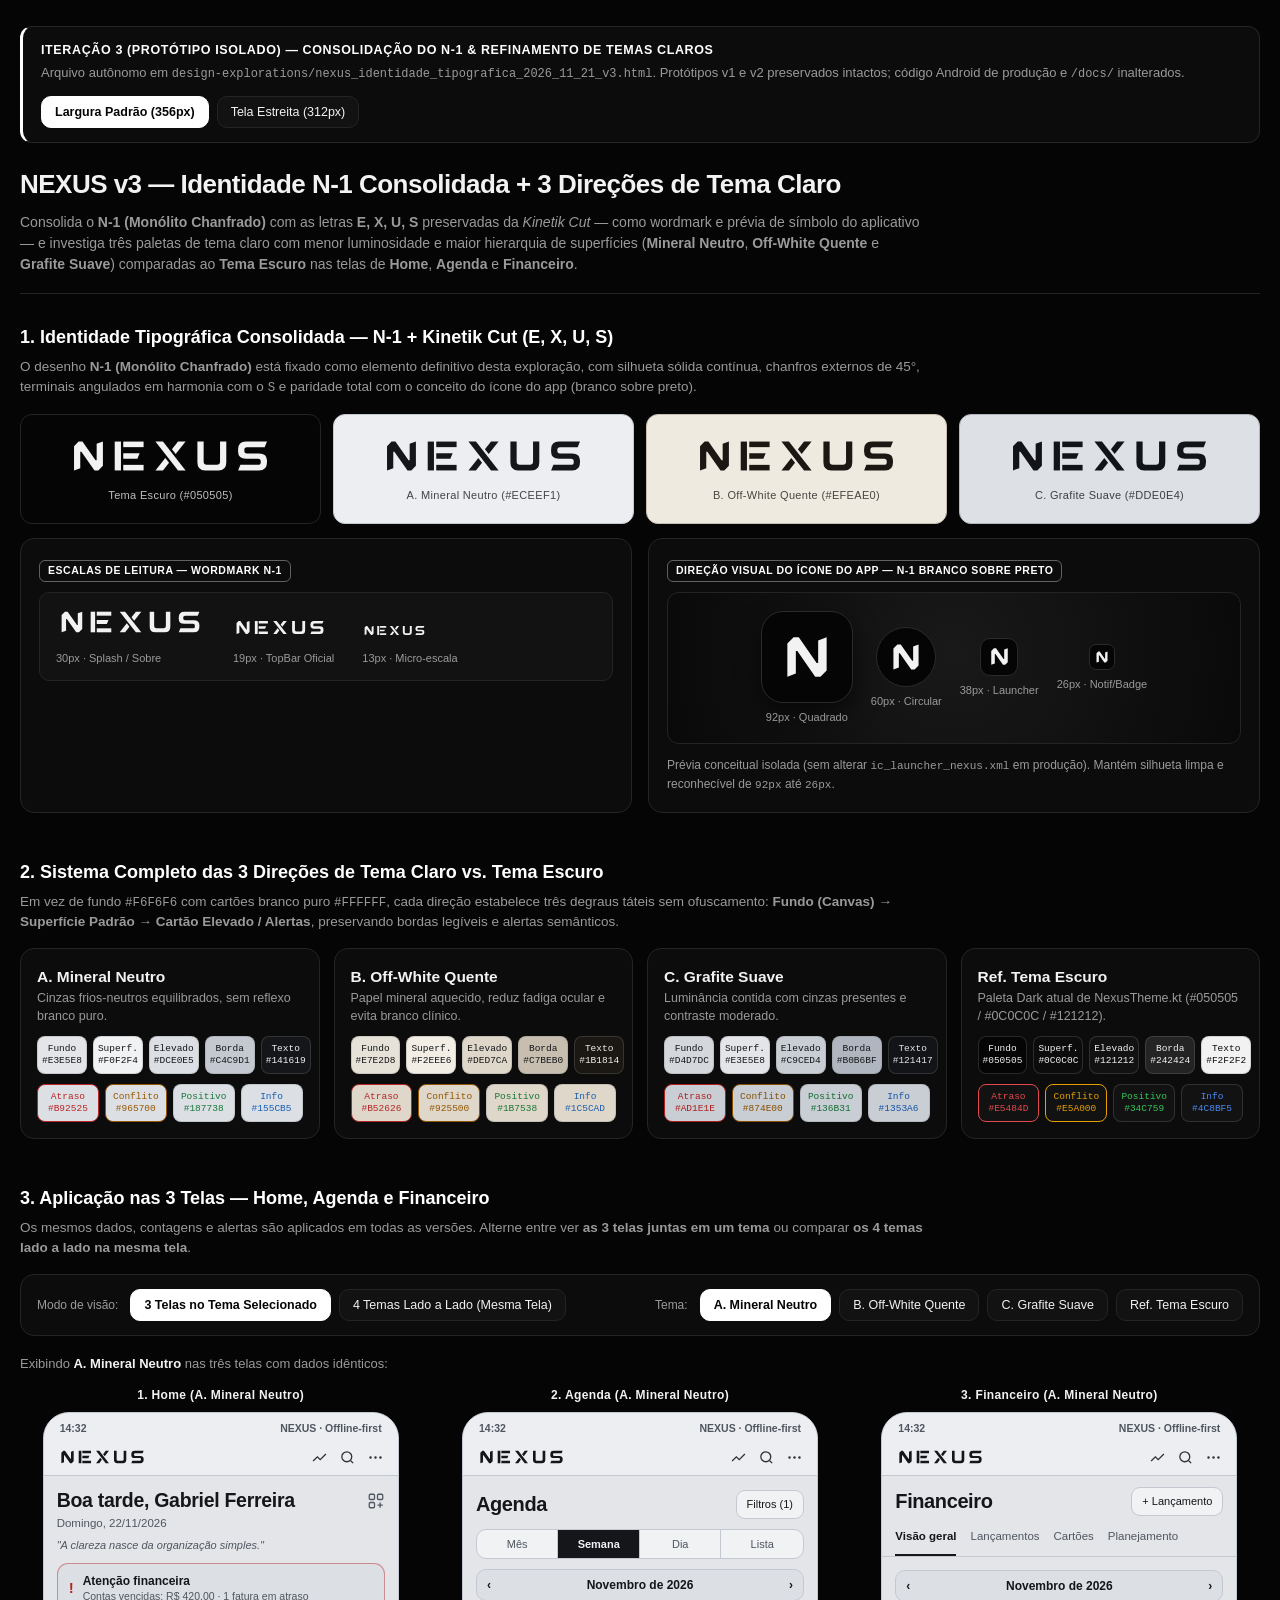
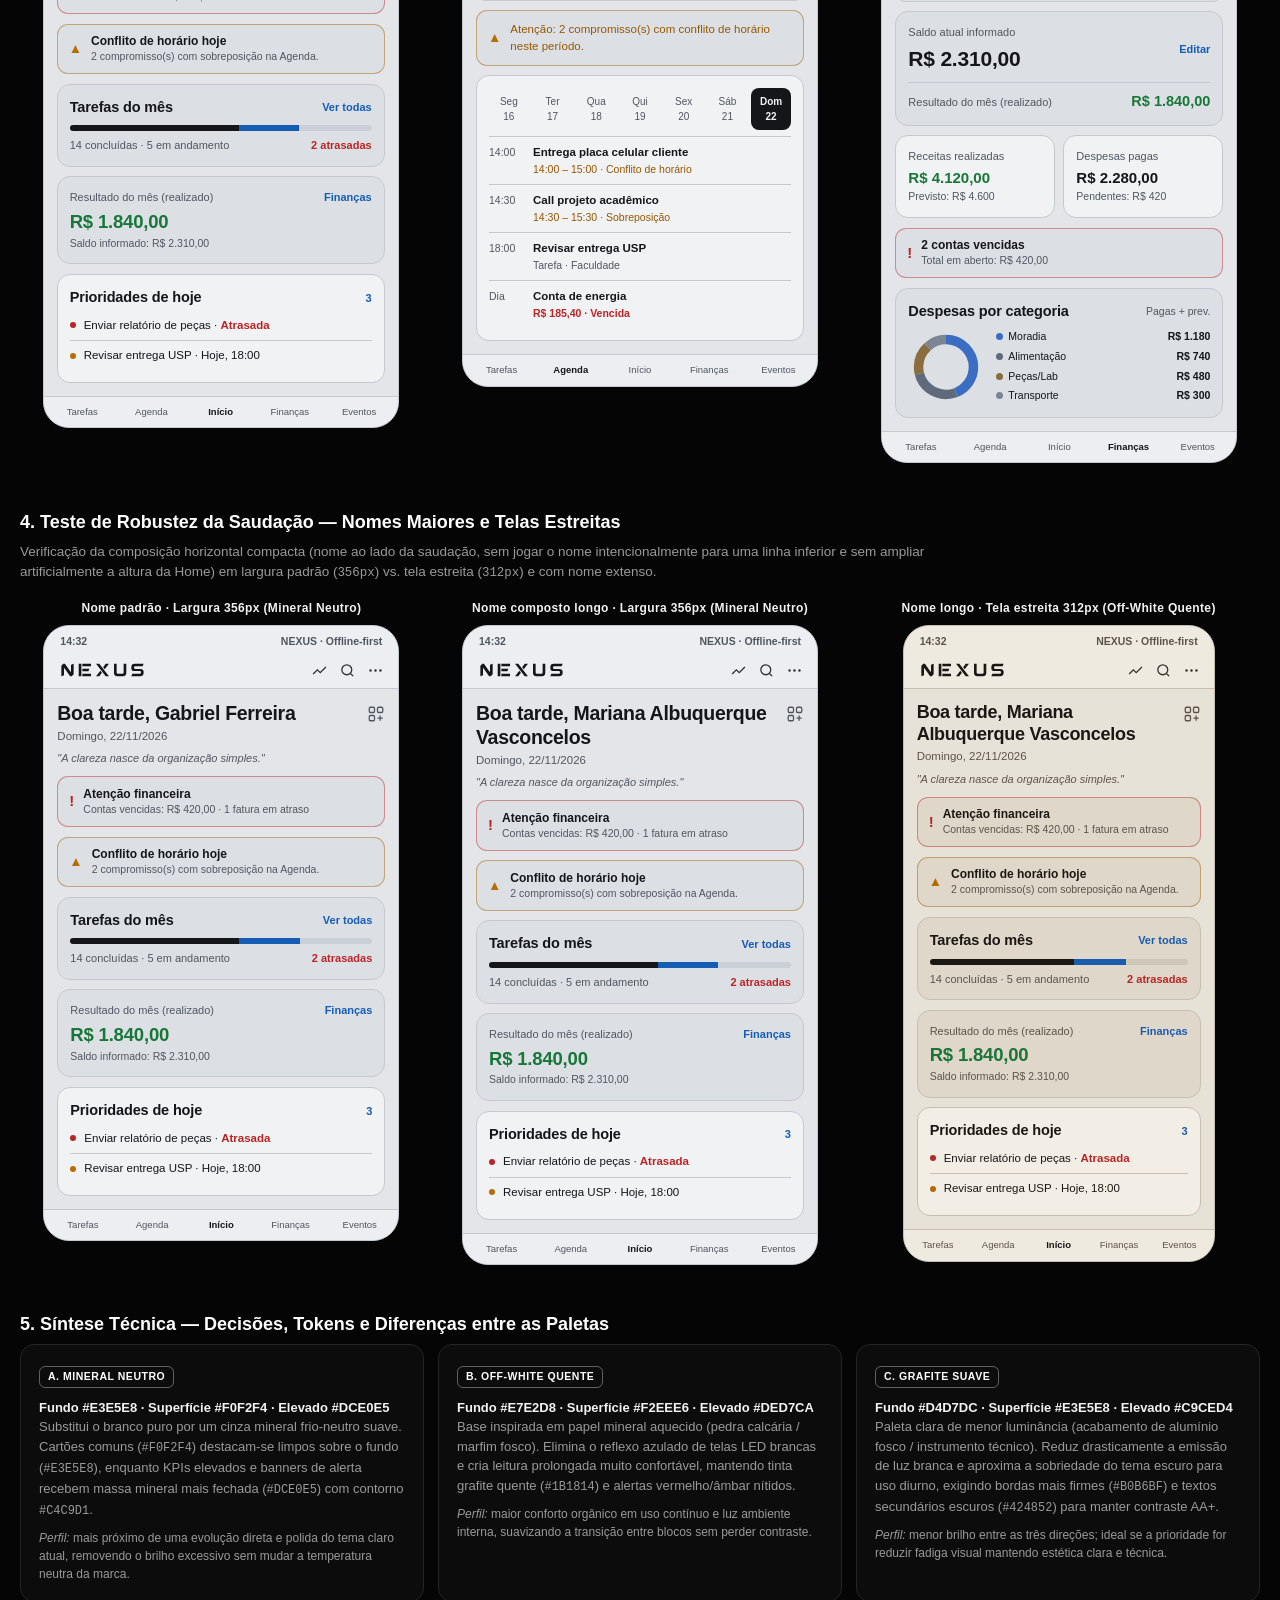
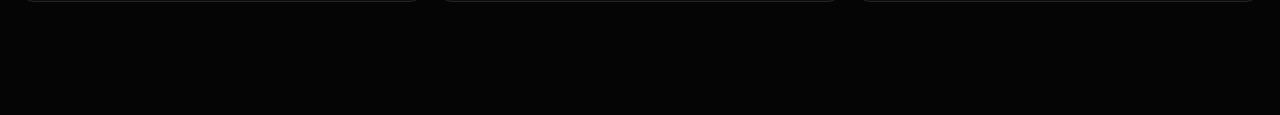
<file: design-explorations/nexus_identidade_tipografica_2026_11_21_v3.html>
<!DOCTYPE html>
<html lang="pt-BR">
<head>
  <meta charset="UTF-8" />
  <meta name="viewport" content="width=device-width, initial-scale=1.0" />
  <title>NEXUS — Iteração Visual v3: Consolidação N-1 &amp; Refinamento dos Temas Claros</title>
  <style>
    :root {
      --page-bg: #050505;
      --page-surface: #0C0C0C;
      --page-elevated: #121212;
      --page-border: #242424;
      --page-text: #F2F2F2;
      --page-muted: #9A9A9A;
      --page-highlight: #FFFFFF;
    }

    * { box-sizing: border-box; }
    html, body {
      margin: 0;
      padding: 0;
      background: var(--page-bg);
      color: var(--page-text);
      font-family: -apple-system, BlinkMacSystemFont, "Segoe UI", Roboto, "Helvetica Neue", Arial, sans-serif;
      line-height: 1.5;
      -webkit-font-smoothing: antialiased;
    }

    .container {
      max-width: 1380px;
      margin: 0 auto;
      padding: 26px 20px 72px;
    }

    .isolation-banner {
      background: var(--page-surface);
      border: 1px solid var(--page-border);
      border-left: 3px solid var(--page-highlight);
      border-radius: 12px;
      padding: 14px 18px;
      margin-bottom: 22px;
      display: flex;
      flex-wrap: wrap;
      justify-content: space-between;
      align-items: center;
      gap: 12px;
    }
    .isolation-banner strong {
      font-size: 12.5px;
      letter-spacing: 0.05em;
      text-transform: uppercase;
      color: var(--page-highlight);
      display: block;
    }
    .isolation-banner span {
      font-size: 13px;
      color: var(--page-muted);
    }
    code {
      font-family: ui-monospace, SFMono-Regular, Menlo, Consolas, monospace;
      font-size: 0.92em;
    }

    header.board-header {
      margin-bottom: 30px;
      padding-bottom: 18px;
      border-bottom: 1px solid var(--page-border);
    }
    header.board-header h1 {
      margin: 0 0 8px;
      font-size: 26px;
      font-weight: 600;
      letter-spacing: -0.02em;
    }
    header.board-header p {
      margin: 0;
      color: var(--page-muted);
      max-width: 900px;
      font-size: 14px;
    }

    section { margin-bottom: 46px; }
    .section-title {
      font-size: 18px;
      font-weight: 600;
      margin: 0 0 6px;
      color: var(--page-highlight);
    }
    .section-desc {
      margin: 0 0 16px;
      font-size: 13.5px;
      color: var(--page-muted);
      max-width: 920px;
    }

    .toolbar {
      display: flex;
      flex-wrap: wrap;
      gap: 8px;
      align-items: center;
    }
    .btn {
      appearance: none;
      background: var(--page-elevated);
      color: var(--page-text);
      border: 1px solid var(--page-border);
      border-radius: 10px;
      padding: 8px 13px;
      font-size: 12.5px;
      font-weight: 500;
      cursor: pointer;
      transition: background 0.15s ease, border-color 0.15s ease;
    }
    .btn:hover { border-color: #505050; }
    .btn.active {
      background: var(--page-highlight);
      color: #050505;
      border-color: var(--page-highlight);
      font-weight: 600;
    }

    .card {
      background: var(--page-surface);
      border: 1px solid var(--page-border);
      border-radius: 14px;
      padding: 18px;
    }
    .grid-2 {
      display: grid;
      grid-template-columns: repeat(auto-fit, minmax(340px, 1fr));
      gap: 16px;
    }
    .grid-4 {
      display: grid;
      grid-template-columns: repeat(auto-fit, minmax(290px, 1fr));
      gap: 16px;
    }
    .screens-row-3 {
      display: grid;
      grid-template-columns: repeat(auto-fit, minmax(310px, 1fr));
      gap: 18px;
      align-items: start;
      justify-items: center;
    }
    .screens-row-4 {
      display: grid;
      grid-template-columns: repeat(auto-fit, minmax(295px, 1fr));
      gap: 16px;
      align-items: start;
      justify-items: center;
    }

    .meta-tag {
      display: inline-block;
      font-size: 10.5px;
      font-weight: 600;
      letter-spacing: 0.05em;
      text-transform: uppercase;
      color: var(--page-muted);
      border: 1px solid var(--page-border);
      border-radius: 6px;
      padding: 2px 8px;
      margin-bottom: 10px;
    }
    .meta-tag.solid {
      color: var(--page-highlight);
      border-color: rgba(255, 255, 255, 0.35);
    }

    .specimen-grid-4 {
      display: grid;
      grid-template-columns: repeat(auto-fit, minmax(240px, 1fr));
      gap: 12px;
      margin-bottom: 14px;
    }
    .specimen-box {
      border-radius: 12px;
      padding: 20px 16px;
      display: flex;
      flex-direction: column;
      align-items: center;
      justify-content: center;
      gap: 10px;
      min-height: 110px;
    }
    .specimen-box small {
      font-size: 11px;
      opacity: 0.78;
      letter-spacing: 0.03em;
    }

    .scale-strip {
      display: flex;
      flex-wrap: wrap;
      align-items: flex-end;
      gap: 28px;
      padding: 14px 16px;
      border-radius: 10px;
      background: var(--page-elevated);
      border: 1px solid var(--page-border);
    }
    .scale-item { display: flex; flex-direction: column; gap: 6px; }
    .scale-item small { font-size: 11px; color: var(--page-muted); }

    .icon-stage {
      background: radial-gradient(circle at 50% 40%, #191919 0%, #090909 100%);
      border: 1px solid var(--page-border);
      border-radius: 12px;
      padding: 18px;
      display: flex;
      flex-wrap: wrap;
      align-items: center;
      justify-content: center;
      gap: 18px;
      margin-bottom: 12px;
    }
    .icon-col {
      display: flex;
      flex-direction: column;
      align-items: center;
      gap: 6px;
      font-size: 11px;
      color: var(--page-muted);
    }
    .android-icon-squircle {
      width: 92px; height: 92px; border-radius: 22px;
      background: #050505; border: 1px solid #2A2A2A;
      display: grid; place-items: center;
      box-shadow: 0 10px 24px rgba(0,0,0,0.55);
    }
    .android-icon-circle {
      width: 60px; height: 60px; border-radius: 50%;
      background: #050505; border: 1px solid #2A2A2A;
      display: grid; place-items: center;
    }
    .android-icon-small {
      width: 38px; height: 38px; border-radius: 10px;
      background: #050505; border: 1px solid #2A2A2A;
      display: grid; place-items: center;
    }
    .android-icon-micro {
      width: 26px; height: 26px; border-radius: 7px;
      background: #050505; border: 1px solid #2A2A2A;
      display: grid; place-items: center;
    }

    /* Swatch & Token Table */
    .swatch-grid {
      display: grid;
      grid-template-columns: repeat(auto-fit, minmax(280px, 1fr));
      gap: 14px;
    }
    .palette-card {
      background: var(--page-surface);
      border: 1px solid var(--page-border);
      border-radius: 14px;
      padding: 16px;
      display: flex;
      flex-direction: column;
      gap: 10px;
    }
    .palette-card h3 {
      margin: 0;
      font-size: 15.5px;
      font-weight: 600;
    }
    .palette-card p {
      margin: 0;
      font-size: 12.5px;
      color: var(--page-muted);
    }
    .swatches-row {
      display: grid;
      grid-template-columns: repeat(5, 1fr);
      gap: 6px;
    }
    .swatch {
      border-radius: 8px;
      padding: 6px 4px;
      border: 1px solid rgba(128,128,128,0.28);
      text-align: center;
      font-size: 9.5px;
      font-family: ui-monospace, monospace;
      line-height: 1.25;
    }

    /* ============================================================
       SISTEMA DE TEMAS ISOLADOS PARA AS TELAS NEXUS
       ============================================================ */
    .phone-wrap {
      width: 100%;
      display: flex;
      flex-direction: column;
      align-items: center;
      gap: 8px;
    }
    .phone-label {
      font-size: 12px;
      font-weight: 600;
      letter-spacing: 0.03em;
      color: var(--page-text);
      text-align: center;
    }

    .phone-frame {
      width: 356px;
      max-width: 100%;
      border-radius: 26px;
      overflow: hidden;
      display: flex;
      flex-direction: column;
      border: 1px solid var(--t-border);
      background: var(--t-bg);
      color: var(--t-text);
      transition: width 0.2s ease;
    }
    .phone-frame.narrow {
      width: 312px;
    }

    /* Tema A: Mineral Neutro */
    .theme-mineral {
      --t-bg: #E3E5E8;
      --t-surface: #F0F2F4;
      --t-elevated: #DCE0E5;
      --t-bar: #ECEEF1;
      --t-border: #C4C9D1;
      --t-text: #141619;
      --t-muted: #505660;
      --t-highlight: #141619;
      --t-on-highlight: #F0F2F4;
      --t-danger: #B92525;
      --t-danger-border: rgba(185, 37, 37, 0.45);
      --t-warning: #965700;
      --t-warning-icon: #B86D00;
      --t-warning-border: rgba(168, 98, 0, 0.48);
      --t-positive: #187738;
      --t-info: #155CB5;
      --t-track: #CBD0D8;
      --t-chip-sel-bg: #141619;
      --t-chip-sel-tx: #F0F2F4;
    }

    /* Tema B: Off-White Quente */
    .theme-warm {
      --t-bg: #E7E2D8;
      --t-surface: #F2EEE6;
      --t-elevated: #DED7CA;
      --t-bar: #EFEAE0;
      --t-border: #C7BEB0;
      --t-text: #1B1814;
      --t-muted: #5B544B;
      --t-highlight: #1B1814;
      --t-on-highlight: #F2EEE6;
      --t-danger: #B52626;
      --t-danger-border: rgba(181, 38, 38, 0.45);
      --t-warning: #925500;
      --t-warning-icon: #B46A00;
      --t-warning-border: rgba(165, 96, 0, 0.48);
      --t-positive: #1B7538;
      --t-info: #1C5CAD;
      --t-track: #CFC7B9;
      --t-chip-sel-bg: #1B1814;
      --t-chip-sel-tx: #F2EEE6;
    }

    /* Tema C: Grafite Suave */
    .theme-graphite {
      --t-bg: #D4D7DC;
      --t-surface: #E3E5E8;
      --t-elevated: #C9CED4;
      --t-bar: #DDE0E4;
      --t-border: #B0B6BF;
      --t-text: #121417;
      --t-muted: #424852;
      --t-highlight: #121417;
      --t-on-highlight: #E3E5E8;
      --t-danger: #AD1E1E;
      --t-danger-border: rgba(173, 30, 30, 0.50);
      --t-warning: #874E00;
      --t-warning-icon: #AD6500;
      --t-warning-border: rgba(154, 89, 0, 0.52);
      --t-positive: #136B31;
      --t-info: #1353A6;
      --t-track: #BCC1C9;
      --t-chip-sel-bg: #121417;
      --t-chip-sel-tx: #E3E5E8;
    }

    /* Referência: Tema Escuro Atual */
    .theme-dark {
      --t-bg: #050505;
      --t-surface: #0C0C0C;
      --t-elevated: #121212;
      --t-bar: #0C0C0C;
      --t-border: #242424;
      --t-text: #F2F2F2;
      --t-muted: #9A9A9A;
      --t-highlight: #FFFFFF;
      --t-on-highlight: #050505;
      --t-danger: #E5484D;
      --t-danger-border: rgba(229, 72, 77, 0.55);
      --t-warning: #E5A000;
      --t-warning-icon: #E5A000;
      --t-warning-border: rgba(229, 160, 0, 0.55);
      --t-positive: #34C759;
      --t-info: #4C8BF5;
      --t-track: #1C1F24;
      --t-chip-sel-bg: #FFFFFF;
      --t-chip-sel-tx: #050505;
    }

    .phone-status {
      display: flex;
      justify-content: space-between;
      padding: 8px 16px 4px;
      font-size: 10.5px;
      font-weight: 600;
      font-variant-numeric: tabular-nums;
      background: var(--t-bar);
      color: var(--t-muted);
    }
    .phone-topbar {
      display: flex;
      align-items: center;
      justify-content: space-between;
      padding: 8px 14px 9px;
      background: var(--t-bar);
      border-bottom: 1px solid var(--t-border);
      color: var(--t-highlight);
    }
    .topbar-icons {
      display: flex;
      align-items: center;
      gap: 11px;
      color: var(--t-text);
      opacity: 0.88;
    }
    .topbar-icons svg { width: 17px; height: 17px; }

    .phone-body {
      padding: 13px;
      display: flex;
      flex-direction: column;
      gap: 9.5px;
    }

    .nx-card {
      background: var(--t-surface);
      border: 1px solid var(--t-border);
      border-radius: 13px;
      padding: 12px;
    }
    .nx-card.elevated {
      background: var(--t-elevated);
    }

    .nx-alert {
      border-radius: 11px;
      padding: 9.5px 11px;
      background: var(--t-elevated);
      display: flex;
      align-items: center;
      gap: 9px;
    }
    .nx-alert.danger { border: 1px solid var(--t-danger-border); }
    .nx-alert.warning { border: 1px solid var(--t-warning-border); }
    .nx-alert-title { font-size: 12px; font-weight: 600; color: var(--t-text); line-height: 1.25; }
    .nx-alert-sub { font-size: 10.5px; color: var(--t-muted); line-height: 1.3; margin-top: 1px; }

    /* Saudação horizontal compacta aprovada */
    .greeting-row {
      display: flex;
      justify-content: space-between;
      align-items: flex-start;
      gap: 8px;
    }
    .greeting-line {
      font-size: 19.5px;
      line-height: 1.22;
      letter-spacing: -0.015em;
      font-weight: 600;
      color: var(--t-text);
      margin: 0 0 2px;
    }
    .phone-frame.narrow .greeting-line {
      font-size: 18px;
    }
    .greeting-date { font-size: 11.5px; color: var(--t-muted); }
    .greeting-quote {
      margin-top: 5px;
      font-size: 11px;
      font-style: italic;
      color: var(--t-muted);
    }

    .section-hdr {
      display: flex;
      justify-content: space-between;
      align-items: center;
      margin-bottom: 6px;
    }
    .section-hdr-title {
      font-size: 14.5px;
      font-weight: 600;
      letter-spacing: -0.01em;
      color: var(--t-text);
    }
    .section-hdr-action {
      font-size: 11px;
      font-weight: 600;
      color: var(--t-info);
    }

    .kpi-label { font-size: 11px; color: var(--t-muted); margin-bottom: 2px; }
    .kpi-value {
      font-size: 18.5px;
      font-weight: 600;
      font-variant-numeric: tabular-nums;
      letter-spacing: -0.01em;
      color: var(--t-text);
    }
    .kpi-sub {
      font-size: 10.5px;
      color: var(--t-muted);
      font-variant-numeric: tabular-nums;
    }

    .progress-track {
      height: 6px;
      border-radius: 4px;
      background: var(--t-track);
      overflow: hidden;
      margin: 7px 0 6px;
      display: flex;
    }

    .task-row {
      display: flex;
      align-items: center;
      gap: 8px;
      padding: 6px 0;
      border-top: 1px solid var(--t-border);
      font-size: 11.5px;
    }
    .task-dot {
      width: 6px;
      height: 6px;
      border-radius: 50%;
      flex-shrink: 0;
    }

    /* Agenda specifics */
    .screen-title-bar {
      display: flex;
      justify-content: space-between;
      align-items: center;
    }
    .screen-h1 {
      font-size: 20px;
      font-weight: 600;
      letter-spacing: -0.02em;
      margin: 0;
      color: var(--t-text);
    }
    .pill-btn {
      background: var(--t-surface);
      border: 1px solid var(--t-border);
      color: var(--t-text);
      border-radius: 9px;
      padding: 5px 10px;
      font-size: 11px;
      font-weight: 500;
    }
    .seg-row {
      display: grid;
      grid-template-columns: repeat(4, 1fr);
      border: 1px solid var(--t-border);
      border-radius: 10px;
      overflow: hidden;
      background: var(--t-surface);
    }
    .seg-item {
      text-align: center;
      padding: 6px 4px;
      font-size: 11px;
      font-weight: 500;
      color: var(--t-muted);
      border-right: 1px solid var(--t-border);
    }
    .seg-item:last-child { border-right: none; }
    .seg-item.active {
      background: var(--t-chip-sel-bg);
      color: var(--t-chip-sel-tx);
      font-weight: 600;
    }
    .month-bar {
      background: var(--t-elevated);
      border: 1px solid var(--t-border);
      border-radius: 10px;
      padding: 6px 10px;
      display: flex;
      justify-content: space-between;
      align-items: center;
      font-size: 12px;
      font-weight: 600;
      color: var(--t-text);
    }
    .agenda-strip {
      display: grid;
      grid-template-columns: repeat(7, 1fr);
      gap: 4px;
      text-align: center;
      margin-bottom: 6px;
    }
    .agenda-day {
      border-radius: 8px;
      padding: 5px 2px;
      font-size: 10px;
      font-variant-numeric: tabular-nums;
      color: var(--t-muted);
      border: 1px solid transparent;
    }
    .agenda-day.selected {
      background: var(--t-chip-sel-bg);
      color: var(--t-chip-sel-tx);
      font-weight: 700;
    }
    .agenda-item {
      display: flex;
      align-items: flex-start;
      gap: 8px;
      padding: 7px 0;
      border-top: 1px solid var(--t-border);
      font-size: 11.5px;
    }
    .agenda-time {
      font-variant-numeric: tabular-nums;
      color: var(--t-muted);
      font-size: 10.5px;
      min-width: 36px;
      padding-top: 1px;
    }

    /* Finance specifics */
    .fin-tabs {
      display: flex;
      gap: 14px;
      padding: 0 13px;
      border-bottom: 1px solid var(--t-border);
      background: var(--t-bg);
      font-size: 11.5px;
      overflow: hidden;
    }
    .fin-tab {
      padding: 8px 0;
      color: var(--t-muted);
      white-space: nowrap;
      border-bottom: 2px solid transparent;
    }
    .fin-tab.active {
      color: var(--t-highlight);
      font-weight: 600;
      border-bottom-color: var(--t-highlight);
    }
    .metric-pair {
      display: grid;
      grid-template-columns: 1fr 1fr;
      gap: 8px;
    }
    .divider {
      height: 1px;
      background: var(--t-border);
      margin: 8px 0;
    }
    .donut-row {
      display: flex;
      align-items: center;
      gap: 12px;
      margin-top: 6px;
    }
    .donut-legend {
      flex: 1;
      display: flex;
      flex-direction: column;
      gap: 4px;
      font-size: 10.5px;
      font-variant-numeric: tabular-nums;
    }
    .legend-item {
      display: flex;
      justify-content: space-between;
      align-items: center;
      gap: 6px;
    }
    .legend-dot {
      width: 7px;
      height: 7px;
      border-radius: 50%;
      display: inline-block;
      margin-right: 5px;
    }

    .phone-bottombar {
      display: grid;
      grid-template-columns: repeat(5, 1fr);
      border-top: 1px solid var(--t-border);
      background: var(--t-bar);
      padding: 8px 4px;
      text-align: center;
      font-size: 9.5px;
      color: var(--t-muted);
      margin-top: auto;
    }
    .phone-bottombar .active-tab {
      color: var(--t-highlight);
      font-weight: 600;
    }

    .report-grid {
      display: grid;
      grid-template-columns: repeat(auto-fit, minmax(290px, 1fr));
      gap: 14px;
    }
    .stress-grid {
      display: grid;
      grid-template-columns: repeat(auto-fit, minmax(310px, 1fr));
      gap: 16px;
      justify-items: center;
    }
  </style>
</head>
<body>
  <div class="container">
    <div class="isolation-banner">
      <div>
        <strong>Iteração 3 (Protótipo Isolado) — Consolidação do N-1 &amp; Refinamento de Temas Claros</strong>
        <span>Arquivo autônomo em <code>design-explorations/nexus_identidade_tipografica_2026_11_21_v3.html</code>. Protótipos v1 e v2 preservados intactos; código Android de produção e <code>/docs/</code> inalterados.</span>
      </div>
      <div class="toolbar">
        <button class="btn" id="btn-width-356" onclick="setPhoneWidth('regular')">Largura Padrão (356px)</button>
        <button class="btn" id="btn-width-312" onclick="setPhoneWidth('narrow')">Tela Estreita (312px)</button>
      </div>
    </div>

    <header class="board-header">
      <h1>NEXUS v3 — Identidade N-1 Consolidada + 3 Direções de Tema Claro</h1>
      <p>
        Consolida o <strong>N-1 (Monólito Chanfrado)</strong> com as letras <strong>E, X, U, S</strong> preservadas da <em>Kinetik Cut</em> — como wordmark e prévia de símbolo do aplicativo —
        e investiga três paletas de tema claro com menor luminosidade e maior hierarquia de superfícies (<strong>Mineral Neutro</strong>, <strong>Off-White Quente</strong> e <strong>Grafite Suave</strong>)
        comparadas ao <strong>Tema Escuro</strong> nas telas de <strong>Home</strong>, <strong>Agenda</strong> e <strong>Financeiro</strong>.
      </p>
    </header>

    <!-- 1. IDENTIDADE CONSOLIDADA N-1 + ÍCONE -->
    <section>
      <h2 class="section-title">1. Identidade Tipográfica Consolidada — N-1 + Kinetik Cut (E, X, U, S)</h2>
      <p class="section-desc">
        O desenho <strong>N-1 (Monólito Chanfrado)</strong> está fixado como elemento definitivo desta exploração, com silhueta sólida contínua, chanfros externos de 45°, terminais angulados em harmonia com o <code>S</code> e paridade total com o conceito do ícone do app (branco sobre preto).
      </p>

      <div class="specimen-grid-4" id="wordmark-specimens"></div>

      <div class="grid-2">
        <div class="card">
          <span class="meta-tag solid">Escalas de Leitura — Wordmark N-1</span>
          <div class="scale-strip" id="scale-strip-n1"></div>
        </div>

        <div class="card">
          <span class="meta-tag solid">Direção Visual do Ícone do App — N-1 Branco sobre Preto</span>
          <div class="icon-stage" id="icon-stage-n1"></div>
          <div style="font-size:12px; color:var(--page-muted);">
            Prévia conceitual isolada (sem alterar <code>ic_launcher_nexus.xml</code> em produção). Mantém silhueta limpa e reconhecível de <code>92px</code> até <code>26px</code>.
          </div>
        </div>
      </div>
    </section>

    <!-- 2. PALETAS DE TEMA CLARO & COMPARAÇÃO ESTRUTURAL -->
    <section>
      <h2 class="section-title">2. Sistema Completo das 3 Direções de Tema Claro vs. Tema Escuro</h2>
      <p class="section-desc">
        Em vez de fundo <code>#F6F6F6</code> com cartões branco puro <code>#FFFFFF</code>, cada direção estabelece três degraus táteis sem ofuscamento: <strong>Fundo (Canvas)</strong> → <strong>Superfície Padrão</strong> → <strong>Cartão Elevado / Alertas</strong>, preservando bordas legíveis e alertas semânticos.
      </p>
      <div class="swatch-grid" id="palette-swatches"></div>
    </section>

    <!-- 3. VISUALIZAÇÃO INTERATIVA NAS 3 TELAS (HOME, AGENDA, FINANCEIRO) -->
    <section>
      <h2 class="section-title">3. Aplicação nas 3 Telas — Home, Agenda e Financeiro</h2>
      <p class="section-desc">
        Os mesmos dados, contagens e alertas são aplicados em todas as versões. Alterne entre ver <strong>as 3 telas juntas em um tema</strong> ou comparar <strong>os 4 temas lado a lado na mesma tela</strong>.
      </p>

      <div class="card" style="margin-bottom: 18px; padding: 14px 16px;">
        <div style="display:flex; flex-wrap:wrap; justify-content:space-between; gap:12px; align-items:center;">
          <div class="toolbar">
            <span style="font-size:12px; color:var(--page-muted); margin-right:4px;">Modo de visão:</span>
            <button class="btn active" id="mode-by-theme" onclick="setViewMode('by-theme')">3 Telas no Tema Selecionado</button>
            <button class="btn" id="mode-compare-4" onclick="setViewMode('compare-4')">4 Temas Lado a Lado (Mesma Tela)</button>
          </div>

          <div class="toolbar" id="theme-selector-bar">
            <span style="font-size:12px; color:var(--page-muted); margin-right:4px;">Tema:</span>
            <button class="btn active" id="th-mineral" onclick="selectTheme('mineral')">A. Mineral Neutro</button>
            <button class="btn" id="th-warm" onclick="selectTheme('warm')">B. Off-White Quente</button>
            <button class="btn" id="th-graphite" onclick="selectTheme('graphite')">C. Grafite Suave</button>
            <button class="btn" id="th-dark" onclick="selectTheme('dark')">Ref. Tema Escuro</button>
          </div>

          <div class="toolbar" id="screen-selector-bar" style="display:none;">
            <span style="font-size:12px; color:var(--page-muted); margin-right:4px;">Tela comparada:</span>
            <button class="btn active" id="sc-home" onclick="selectScreen('home')">1. Home</button>
            <button class="btn" id="sc-agenda" onclick="selectScreen('agenda')">2. Agenda</button>
            <button class="btn" id="sc-finance" onclick="selectScreen('finance')">3. Financeiro</button>
          </div>
        </div>
      </div>

      <div id="screens-stage"></div>
    </section>

    <!-- 4. TESTE DE ESTRESSE DA SAUDAÇÃO HORIZONTAL (NOMES MAIORES + TELA ESTREITA) -->
    <section>
      <h2 class="section-title">4. Teste de Robustez da Saudação — Nomes Maiores e Telas Estreitas</h2>
      <p class="section-desc">
        Verificação da composição horizontal compacta (nome ao lado da saudação, sem jogar o nome intencionalmente para uma linha inferior e sem ampliar artificialmente a altura da Home) em largura padrão (<code>356px</code>) vs. tela estreita (<code>312px</code>) e com nome extenso.
      </p>

      <div class="stress-grid" id="greeting-stress-grid"></div>
    </section>

    <!-- 5. RELATÓRIO DE DECISÕES E DIFERENÇAS -->
    <section>
      <h2 class="section-title">5. Síntese Técnica — Decisões, Tokens e Diferenças entre as Paletas</h2>
      <div class="report-grid">
        <div class="card">
          <span class="meta-tag solid">A. Mineral Neutro</span>
          <p style="font-size:13px; color:var(--page-muted); margin:0 0 8px;">
            <strong style="color:var(--page-text);">Fundo #E3E5E8 · Superfície #F0F2F4 · Elevado #DCE0E5</strong><br/>
            Substitui o branco puro por um cinza mineral frio-neutro suave. Cartões comuns (<code>#F0F2F4</code>) destacam-se limpos sobre o fundo (<code>#E3E5E8</code>), enquanto KPIs elevados e banners de alerta recebem massa mineral mais fechada (<code>#DCE0E5</code>) com contorno <code>#C4C9D1</code>.
          </p>
          <p style="font-size:12px; color:var(--page-muted); margin:0;">
            <em>Perfil:</em> mais próximo de uma evolução direta e polida do tema claro atual, removendo o brilho excessivo sem mudar a temperatura neutra da marca.
          </p>
        </div>

        <div class="card">
          <span class="meta-tag solid">B. Off-White Quente</span>
          <p style="font-size:13px; color:var(--page-muted); margin:0 0 8px;">
            <strong style="color:var(--page-text);">Fundo #E7E2D8 · Superfície #F2EEE6 · Elevado #DED7CA</strong><br/>
            Base inspirada em papel mineral aquecido (pedra calcária / marfim fosco). Elimina o reflexo azulado de telas LED brancas e cria leitura prolongada muito confortável, mantendo tinta grafite quente (<code>#1B1814</code>) e alertas vermelho/âmbar nítidos.
          </p>
          <p style="font-size:12px; color:var(--page-muted); margin:0;">
            <em>Perfil:</em> maior conforto orgânico em uso contínuo e luz ambiente interna, suavizando a transição entre blocos sem perder contraste.
          </p>
        </div>

        <div class="card">
          <span class="meta-tag solid">C. Grafite Suave</span>
          <p style="font-size:13px; color:var(--page-muted); margin:0 0 8px;">
            <strong style="color:var(--page-text);">Fundo #D4D7DC · Superfície #E3E5E8 · Elevado #C9CED4</strong><br/>
            Paleta clara de menor luminância (acabamento de alumínio fosco / instrumento técnico). Reduz drasticamente a emissão de luz branca e aproxima a sobriedade do tema escuro para uso diurno, exigindo bordas mais firmes (<code>#B0B6BF</code>) e textos secundários escuros (<code>#424852</code>) para manter contraste AA+.
          </p>
          <p style="font-size:12px; color:var(--page-muted); margin:0;">
            <em>Perfil:</em> menor brilho entre as três direções; ideal se a prioridade for reduzir fadiga visual mantendo estética clara e técnica.
          </p>
        </div>
      </div>
    </section>
  </div>

  <script>
    // =========================================================================
    // WORDMARK CONSOLIDADO: N-1 (Monólito Chanfrado) + E, X, U, S (Kinetik Cut)
    // =========================================================================
    const N1_PATH = "M12,54 L12,17 L19,10 H24.8 L44.8,38.6 H46.5 V13.5 L56,10 V47 L49,54 H43.2 L23.2,25.4 H21.5 V50.5 Z";
    const EXUS_PATHS = [
      // E
      "M74,10 H83.5 V54 H74 Z",
      "M87,10 H118 V18.5 H87 Z",
      "M87,27.8 H112 L108.5,36.2 H87 Z",
      "M87,45.5 H118 V54 H87 Z",
      // X
      "M136,10 H147.5 L182,54 H170.5 Z",
      "M170.5,10 H182 L166.9,29.1 L161.2,21.8 Z",
      "M156.8,42.2 L151.1,34.9 L136,54 H147.5 Z",
      // U
      "M200,10 H209.5 V40.5 Q209.5,45.5 214.5,45.5 H229.5 Q234.5,45.5 234.5,40.5 V10 H244 V42 Q244,54 232,54 H212 Q200,54 200,42 Z",
      // S
      "M306,10 H274 Q262,10 262,22 V25.5 Q262,36 274,36 H292.5 Q296.5,36 296.5,40 V41.5 Q296.5,45.5 292.5,45.5 H265.5 L262,54 H294 Q306,54 306,42 V38.5 Q306,28 294,28 H275.5 Q271.5,28 271.5,24 V22.5 Q271.5,18.5 275.5,18.5 H302.5 Z"
    ];

    function wordmarkSvg(heightPx) {
      const w = Math.round((heightPx / 64) * 318);
      const paths = [N1_PATH, ...EXUS_PATHS].map(d => `<path d="${d}"/>`).join("");
      return `<svg width="${w}" height="${heightPx}" viewBox="0 0 318 64" fill="currentColor" aria-label="NEXUS">${paths}</svg>`;
    }

    function nIconSvg(sizePx) {
      return `<svg width="${sizePx}" height="${sizePx}" viewBox="6 4 56 56" fill="currentColor" aria-label="NEXUS N-1">
        <path d="${N1_PATH}"/>
      </svg>`;
    }

    // =========================================================================
    // DEFINIÇÃO DAS PALETAS (3 TEMAS CLAROS + ESCURO DE REFERÊNCIA)
    // =========================================================================
    const THEMES = {
      mineral: {
        id: "mineral",
        cls: "theme-mineral",
        title: "A. Mineral Neutro",
        subtitle: "Cinzas frios-neutros equilibrados, sem reflexo branco puro.",
        tokens: {
          bg: "#E3E5E8", surface: "#F0F2F4", elevated: "#DCE0E5", bar: "#ECEEF1",
          border: "#C4C9D1", text: "#141619", muted: "#505660",
          danger: "#B92525", warning: "#965700", positive: "#187738", info: "#155CB5",
          donut: ["#3B6EC2", "#5F6B7A", "#8B6C3E", "#7B8594"]
        }
      },
      warm: {
        id: "warm",
        cls: "theme-warm",
        title: "B. Off-White Quente",
        subtitle: "Papel mineral aquecido, reduz fadiga ocular e evita branco clínico.",
        tokens: {
          bg: "#E7E2D8", surface: "#F2EEE6", elevated: "#DED7CA", bar: "#EFEAE0",
          border: "#C7BEB0", text: "#1B1814", muted: "#5B544B",
          danger: "#B52626", warning: "#925500", positive: "#1B7538", info: "#1C5CAD",
          donut: ["#3D69A8", "#7A6A58", "#A36B2C", "#8E8477"]
        }
      },
      graphite: {
        id: "graphite",
        cls: "theme-graphite",
        title: "C. Grafite Suave",
        subtitle: "Luminância contida com cinzas presentes e contraste moderado.",
        tokens: {
          bg: "#D4D7DC", surface: "#E3E5E8", elevated: "#C9CED4", bar: "#DDE0E4",
          border: "#B0B6BF", text: "#121417", muted: "#424852",
          danger: "#AD1E1E", warning: "#874E00", positive: "#136B31", info: "#1353A6",
          donut: ["#2E5DA3", "#4E5763", "#855E29", "#6C7582"]
        }
      },
      dark: {
        id: "dark",
        cls: "theme-dark",
        title: "Ref. Tema Escuro",
        subtitle: "Paleta Dark atual de NexusTheme.kt (#050505 / #0C0C0C / #121212).",
        tokens: {
          bg: "#050505", surface: "#0C0C0C", elevated: "#121212", bar: "#0C0C0C",
          border: "#242424", text: "#F2F2F2", muted: "#9A9A9A",
          danger: "#E5484D", warning: "#E5A000", positive: "#34C759", info: "#4C8BF5",
          donut: ["#5CC8FF", "#A3B1C6", "#FFD166", "#C792FF"]
        }
      }
    };

    let currentViewMode = "by-theme"; // "by-theme" | "compare-4"
    let currentThemeId = "mineral";
    let currentScreenId = "home";
    let currentPhoneWidth = "regular"; // "regular" | "narrow"

    function renderBrandHeaderSection() {
      const specs = [
        { label: "Tema Escuro (#050505)", bg: "#050505", fg: "#F2F2F2", bd: "#242424" },
        { label: "A. Mineral Neutro (#ECEEF1)", bg: "#ECEEF1", fg: "#141619", bd: "#C4C9D1" },
        { label: "B. Off-White Quente (#EFEAE0)", bg: "#EFEAE0", fg: "#1B1814", bd: "#C7BEB0" },
        { label: "C. Grafite Suave (#DDE0E4)", bg: "#DDE0E4", fg: "#121417", bd: "#B0B6BF" }
      ];
      document.getElementById("wordmark-specimens").innerHTML = specs.map(s => `
        <div class="specimen-box" style="background:${s.bg}; color:${s.fg}; border:1px solid ${s.bd};">
          ${wordmarkSvg(42)}
          <small>${s.label}</small>
        </div>
      `).join("");

      document.getElementById("scale-strip-n1").innerHTML = [
        { h: 30, label: "30px · Splash / Sobre" },
        { h: 19, label: "19px · TopBar Oficial" },
        { h: 13, label: "13px · Micro-escala" }
      ].map(s => `
        <div class="scale-item">
          <div style="color:#F2F2F2;">${wordmarkSvg(s.h)}</div>
          <small>${s.label}</small>
        </div>
      `).join("");

      document.getElementById("icon-stage-n1").innerHTML = `
        <div class="icon-col">
          <div class="android-icon-squircle" style="color:#F2F2F2;">${nIconSvg(50)}</div>
          <span>92px · Quadrado</span>
        </div>
        <div class="icon-col">
          <div class="android-icon-circle" style="color:#F2F2F2;">${nIconSvg(32)}</div>
          <span>60px · Circular</span>
        </div>
        <div class="icon-col">
          <div class="android-icon-small" style="color:#F2F2F2;">${nIconSvg(21)}</div>
          <span>38px · Launcher</span>
        </div>
        <div class="icon-col">
          <div class="android-icon-micro" style="color:#F2F2F2;">${nIconSvg(14)}</div>
          <span>26px · Notif/Badge</span>
        </div>
      `;
    }

    function renderPaletteSwatches() {
      const order = ["mineral", "warm", "graphite", "dark"];
      document.getElementById("palette-swatches").innerHTML = order.map(k => {
        const t = THEMES[k];
        const tk = t.tokens;
        const isDark = k === "dark";
        const lightTx = isDark ? "#F2F2F2" : "#141619";
        return `
          <div class="palette-card">
            <div>
              <h3>${t.title}</h3>
              <p>${t.subtitle}</p>
            </div>
            <div class="swatches-row">
              <div class="swatch" style="background:${tk.bg}; color:${lightTx};">Fundo<br/>${tk.bg}</div>
              <div class="swatch" style="background:${tk.surface}; color:${lightTx};">Superf.<br/>${tk.surface}</div>
              <div class="swatch" style="background:${tk.elevated}; color:${lightTx};">Elevado<br/>${tk.elevated}</div>
              <div class="swatch" style="background:${tk.border}; color:${lightTx};">Borda<br/>${tk.border}</div>
              <div class="swatch" style="background:${tk.text}; color:${tk.surface};">Texto<br/>${tk.text}</div>
            </div>
            <div class="swatches-row" style="grid-template-columns:repeat(4,1fr);">
              <div class="swatch" style="background:${tk.elevated}; color:${tk.danger}; border-color:${tk.danger};">Atraso<br/>${tk.danger}</div>
              <div class="swatch" style="background:${tk.elevated}; color:${tk.warning}; border-color:${tk.warning};">Conflito<br/>${tk.warning}</div>
              <div class="swatch" style="background:${tk.elevated}; color:${tk.positive};">Positivo<br/>${tk.positive}</div>
              <div class="swatch" style="background:${tk.elevated}; color:${tk.info};">Info<br/>${tk.info}</div>
            </div>
          </div>
        `;
      }).join("");
    }

    function topBarHtml() {
      return `
        <div class="phone-status"><span>14:32</span><span>NEXUS · Offline-first</span></div>
        <div class="phone-topbar">
          <div style="display:flex; align-items:center;">${wordmarkSvg(18)}</div>
          <div class="topbar-icons">
            <svg viewBox="0 0 24 24" fill="none" stroke="currentColor" stroke-width="1.8"><polyline points="3 17 9 11 13 15 21 7"/></svg>
            <svg viewBox="0 0 24 24" fill="none" stroke="currentColor" stroke-width="1.8"><circle cx="11" cy="11" r="7"/><line x1="20" y1="20" x2="16.5" y2="16.5"/></svg>
            <svg viewBox="0 0 24 24" fill="currentColor"><circle cx="5" cy="12" r="1.7"/><circle cx="12" cy="12" r="1.7"/><circle cx="19" cy="12" r="1.7"/></svg>
          </div>
        </div>
      `;
    }

    function bottomBarHtml(activeTab) {
      const tabs = ["Tarefas", "Agenda", "Início", "Finanças", "Eventos"];
      return `
        <div class="phone-bottombar">
          ${tabs.map(t => `<span class="${t === activeTab ? "active-tab" : ""}">${t}</span>`).join("")}
        </div>
      `;
    }

    function buildHomePhone(themeKey, greetingText = "Boa tarde, Gabriel Ferreira", customWidthClass = "") {
      const t = THEMES[themeKey];
      const tk = t.tokens;
      const wClass = customWidthClass || (currentPhoneWidth === "narrow" ? "narrow" : "");
      return `
        <div class="phone-frame ${t.cls} ${wClass}">
          ${topBarHtml()}
          <div class="phone-body">
            <div class="greeting-row">
              <div style="min-width:0; flex:1;">
                <h3 class="greeting-line">${greetingText}</h3>
                <div class="greeting-date">Domingo, 22/11/2026</div>
                <div class="greeting-quote">"A clareza nasce da organização simples."</div>
              </div>
              <svg width="18" height="18" viewBox="0 0 24 24" fill="none" stroke="currentColor" stroke-width="1.7" style="color:var(--t-muted); flex-shrink:0; margin-top:3px;">
                <rect x="3" y="3" width="7" height="7" rx="1.5"/><rect x="14" y="3" width="7" height="7" rx="1.5"/><rect x="3" y="14" width="7" height="7" rx="1.5"/><path d="M17.5 14v7M14 17.5h7"/>
              </svg>
            </div>

            <div class="nx-alert danger">
              <span style="color:var(--t-danger); font-weight:700; font-size:15px;">!</span>
              <div>
                <div class="nx-alert-title">Atenção financeira</div>
                <div class="nx-alert-sub">Contas vencidas: R$ 420,00 · 1 fatura em atraso</div>
              </div>
            </div>

            <div class="nx-alert warning">
              <span style="color:var(--t-warning-icon); font-weight:700; font-size:13.5px;">▲</span>
              <div>
                <div class="nx-alert-title">Conflito de horário hoje</div>
                <div class="nx-alert-sub">2 compromisso(s) com sobreposição na Agenda.</div>
              </div>
            </div>

            <div class="nx-card elevated">
              <div class="section-hdr">
                <span class="section-hdr-title">Tarefas do mês</span>
                <span class="section-hdr-action">Ver todas</span>
              </div>
              <div class="progress-track">
                <div style="width:56%; background:var(--t-highlight);"></div>
                <div style="width:20%; background:var(--t-info);"></div>
              </div>
              <div style="display:flex; justify-content:space-between; font-size:11px; font-variant-numeric:tabular-nums;">
                <span style="color:var(--t-muted);">14 concluídas · 5 em andamento</span>
                <span style="color:var(--t-danger); font-weight:600;">2 atrasadas</span>
              </div>
            </div>

            <div class="nx-card elevated">
              <div style="display:flex; justify-content:space-between; align-items:flex-start;">
                <div>
                  <div class="kpi-label">Resultado do mês (realizado)</div>
                  <div class="kpi-value" style="color:var(--t-positive);">R$ 1.840,00</div>
                  <div class="kpi-sub">Saldo informado: R$ 2.310,00</div>
                </div>
                <span class="section-hdr-action">Finanças</span>
              </div>
            </div>

            <div class="nx-card">
              <div class="section-hdr">
                <span class="section-hdr-title">Prioridades de hoje</span>
                <span class="section-hdr-action">3</span>
              </div>
              <div class="task-row" style="border-top:none; padding-top:2px;">
                <span class="task-dot" style="background:var(--t-danger);"></span>
                <span style="flex:1;">Enviar relatório de peças · <span style="color:var(--t-danger); font-weight:600;">Atrasada</span></span>
              </div>
              <div class="task-row">
                <span class="task-dot" style="background:var(--t-warning-icon);"></span>
                <span style="flex:1;">Revisar entrega USP · Hoje, 18:00</span>
              </div>
            </div>
          </div>
          ${bottomBarHtml("Início")}
        </div>
      `;
    }

    function buildAgendaPhone(themeKey) {
      const t = THEMES[themeKey];
      const wClass = currentPhoneWidth === "narrow" ? "narrow" : "";
      return `
        <div class="phone-frame ${t.cls} ${wClass}">
          ${topBarHtml()}
          <div class="phone-body">
            <div class="screen-title-bar">
              <h2 class="screen-h1">Agenda</h2>
              <div class="pill-btn">Filtros (1)</div>
            </div>

            <div class="seg-row">
              <div class="seg-item">Mês</div>
              <div class="seg-item active">Semana</div>
              <div class="seg-item">Dia</div>
              <div class="seg-item">Lista</div>
            </div>

            <div class="month-bar">
              <span>‹</span>
              <span>Novembro de 2026</span>
              <span>›</span>
            </div>

            <div class="nx-alert warning">
              <span style="color:var(--t-warning-icon); font-weight:700; font-size:13.5px;">▲</span>
              <div style="font-size:11.5px; color:var(--t-warning); font-weight:500;">
                Atenção: 2 compromisso(s) com conflito de horário neste período.
              </div>
            </div>

            <div class="nx-card">
              <div class="agenda-strip">
                <div class="agenda-day">Seg<br/>16</div>
                <div class="agenda-day">Ter<br/>17</div>
                <div class="agenda-day">Qua<br/>18</div>
                <div class="agenda-day">Qui<br/>19</div>
                <div class="agenda-day">Sex<br/>20</div>
                <div class="agenda-day">Sáb<br/>21</div>
                <div class="agenda-day selected">Dom<br/>22</div>
              </div>

              <div class="agenda-item">
                <span class="agenda-time">14:00</span>
                <div style="flex:1;">
                  <div style="font-weight:600; color:var(--t-text);">Entrega placa celular cliente</div>
                  <div style="font-size:10.5px; color:var(--t-warning); font-weight:500;">14:00 – 15:00 · Conflito de horário</div>
                </div>
              </div>
              <div class="agenda-item">
                <span class="agenda-time">14:30</span>
                <div style="flex:1;">
                  <div style="font-weight:600; color:var(--t-text);">Call projeto acadêmico</div>
                  <div style="font-size:10.5px; color:var(--t-warning); font-weight:500;">14:30 – 15:30 · Sobreposição</div>
                </div>
              </div>
              <div class="agenda-item">
                <span class="agenda-time">18:00</span>
                <div style="flex:1;">
                  <div style="font-weight:600; color:var(--t-text);">Revisar entrega USP</div>
                  <div style="font-size:10.5px; color:var(--t-muted);">Tarefa · Faculdade</div>
                </div>
              </div>
              <div class="agenda-item">
                <span class="agenda-time">Dia</span>
                <div style="flex:1;">
                  <div style="font-weight:600; color:var(--t-text);">Conta de energia</div>
                  <div style="font-size:10.5px; color:var(--t-danger); font-weight:600;">R$ 185,40 · Vencida</div>
                </div>
              </div>
            </div>
          </div>
          ${bottomBarHtml("Agenda")}
        </div>
      `;
    }

    function buildFinancePhone(themeKey) {
      const t = THEMES[themeKey];
      const tk = t.tokens;
      const wClass = currentPhoneWidth === "narrow" ? "narrow" : "";
      const [c1, c2, c3, c4] = tk.donut;
      return `
        <div class="phone-frame ${t.cls} ${wClass}">
          ${topBarHtml()}
          <div style="padding:10px 13px 4px; display:flex; justify-content:space-between; align-items:center;">
            <h2 class="screen-h1">Financeiro</h2>
            <div class="pill-btn">+ Lançamento</div>
          </div>

          <div class="fin-tabs">
            <div class="fin-tab active">Visão geral</div>
            <div class="fin-tab">Lançamentos</div>
            <div class="fin-tab">Cartões</div>
            <div class="fin-tab">Planejamento</div>
          </div>

          <div class="phone-body">
            <div class="month-bar">
              <span>‹</span>
              <span>Novembro de 2026</span>
              <span>›</span>
            </div>

            <div class="nx-card elevated">
              <div style="display:flex; justify-content:space-between; align-items:center;">
                <div>
                  <div class="kpi-label">Saldo atual informado</div>
                  <div class="kpi-value" style="font-size:21px;">R$ 2.310,00</div>
                </div>
                <span style="font-size:11px; color:var(--t-info); font-weight:600;">Editar</span>
              </div>
              <div class="divider"></div>
              <div style="display:flex; justify-content:space-between; align-items:center;">
                <span class="kpi-label" style="margin:0;">Resultado do mês (realizado)</span>
                <span style="font-size:14.5px; font-weight:600; font-variant-numeric:tabular-nums; color:var(--t-positive);">R$ 1.840,00</span>
              </div>
            </div>

            <div class="metric-pair">
              <div class="nx-card">
                <div class="kpi-label">Receitas realizadas</div>
                <div style="font-size:15px; font-weight:600; font-variant-numeric:tabular-nums; color:var(--t-positive);">R$ 4.120,00</div>
                <div class="kpi-sub">Previsto: R$ 4.600</div>
              </div>
              <div class="nx-card">
                <div class="kpi-label">Despesas pagas</div>
                <div style="font-size:15px; font-weight:600; font-variant-numeric:tabular-nums; color:var(--t-text);">R$ 2.280,00</div>
                <div class="kpi-sub">Pendentes: R$ 420</div>
              </div>
            </div>

            <div class="nx-alert danger">
              <span style="color:var(--t-danger); font-weight:700; font-size:15px;">!</span>
              <div>
                <div class="nx-alert-title">2 contas vencidas</div>
                <div class="nx-alert-sub">Total em aberto: R$ 420,00</div>
              </div>
            </div>

            <div class="nx-card elevated">
              <div class="section-hdr" style="margin-bottom:2px;">
                <span class="section-hdr-title">Despesas por categoria</span>
                <span style="font-size:10.5px; color:var(--t-muted);">Pagas + prev.</span>
              </div>
              <div class="donut-row">
                <svg width="76" height="76" viewBox="0 0 36 36" style="flex-shrink:0;">
                  <circle cx="18" cy="18" r="13" fill="none" stroke="${tk.track}" stroke-width="4.5"/>
                  <circle cx="18" cy="18" r="13" fill="none" stroke="${c1}" stroke-width="4.5" stroke-dasharray="36 46" stroke-dashoffset="0" transform="rotate(-90 18 18)"/>
                  <circle cx="18" cy="18" r="13" fill="none" stroke="${c2}" stroke-width="4.5" stroke-dasharray="22 60" stroke-dashoffset="-36" transform="rotate(-90 18 18)"/>
                  <circle cx="18" cy="18" r="13" fill="none" stroke="${c3}" stroke-width="4.5" stroke-dasharray="14 68" stroke-dashoffset="-58" transform="rotate(-90 18 18)"/>
                  <circle cx="18" cy="18" r="13" fill="none" stroke="${c4}" stroke-width="4.5" stroke-dasharray="10 72" stroke-dashoffset="-72" transform="rotate(-90 18 18)"/>
                </svg>
                <div class="donut-legend">
                  <div class="legend-item"><span><span class="legend-dot" style="background:${c1};"></span>Moradia</span><strong>R$ 1.180</strong></div>
                  <div class="legend-item"><span><span class="legend-dot" style="background:${c2};"></span>Alimentação</span><strong>R$ 740</strong></div>
                  <div class="legend-item"><span><span class="legend-dot" style="background:${c3};"></span>Peças/Lab</span><strong>R$ 480</strong></div>
                  <div class="legend-item"><span><span class="legend-dot" style="background:${c4};"></span>Transporte</span><strong>R$ 300</strong></div>
                </div>
              </div>
            </div>
          </div>
          ${bottomBarHtml("Finanças")}
        </div>
      `;
    }

    function renderScreensStage() {
      const stage = document.getElementById("screens-stage");
      if (currentViewMode === "by-theme") {
        const t = THEMES[currentThemeId];
        stage.innerHTML = `
          <div style="margin-bottom:12px; font-size:13px; color:var(--page-muted);">
            Exibindo <strong style="color:var(--page-text);">${t.title}</strong> nas três telas com dados idênticos:
          </div>
          <div class="screens-row-3">
            <div class="phone-wrap">
              <div class="phone-label">1. Home (${t.title})</div>
              ${buildHomePhone(currentThemeId)}
            </div>
            <div class="phone-wrap">
              <div class="phone-label">2. Agenda (${t.title})</div>
              ${buildAgendaPhone(currentThemeId)}
            </div>
            <div class="phone-wrap">
              <div class="phone-label">3. Financeiro (${t.title})</div>
              ${buildFinancePhone(currentThemeId)}
            </div>
          </div>
        `;
      } else {
        const order = ["mineral", "warm", "graphite", "dark"];
        const builder = currentScreenId === "home"
          ? buildHomePhone
          : currentScreenId === "agenda"
            ? buildAgendaPhone
            : buildFinancePhone;
        stage.innerHTML = `
          <div class="screens-row-4">
            ${order.map(k => `
              <div class="phone-wrap">
                <div class="phone-label">${THEMES[k].title}</div>
                ${builder(k)}
              </div>
            `).join("")}
          </div>
        `;
      }
    }

    function renderStressGrid() {
      document.getElementById("greeting-stress-grid").innerHTML = `
        <div class="phone-wrap">
          <div class="phone-label">Nome padrão · Largura 356px (Mineral Neutro)</div>
          ${buildHomePhone("mineral", "Boa tarde, Gabriel Ferreira", "regular")}
        </div>
        <div class="phone-wrap">
          <div class="phone-label">Nome composto longo · Largura 356px (Mineral Neutro)</div>
          ${buildHomePhone("mineral", "Boa tarde, Mariana Albuquerque Vasconcelos", "regular")}
        </div>
        <div class="phone-wrap">
          <div class="phone-label">Nome longo · Tela estreita 312px (Off-White Quente)</div>
          ${buildHomePhone("warm", "Boa tarde, Mariana Albuquerque Vasconcelos", "narrow")}
        </div>
      `;
    }

    function setViewMode(mode) {
      currentViewMode = mode;
      document.getElementById("mode-by-theme").classList.toggle("active", mode === "by-theme");
      document.getElementById("mode-compare-4").classList.toggle("active", mode === "compare-4");
      document.getElementById("theme-selector-bar").style.display = mode === "by-theme" ? "flex" : "none";
      document.getElementById("screen-selector-bar").style.display = mode === "compare-4" ? "flex" : "none";
      renderScreensStage();
    }

    function selectTheme(id) {
      currentThemeId = id;
      ["mineral", "warm", "graphite", "dark"].forEach(k => {
        document.getElementById(`th-${k}`).classList.toggle("active", k === id);
      });
      renderScreensStage();
    }

    function selectScreen(id) {
      currentScreenId = id;
      ["home", "agenda", "finance"].forEach(k => {
        document.getElementById(`sc-${k}`).classList.toggle("active", k === id);
      });
      renderScreensStage();
    }

    function setPhoneWidth(w) {
      currentPhoneWidth = w;
      document.getElementById("btn-width-356").classList.toggle("active", w === "regular");
      document.getElementById("btn-width-312").classList.toggle("active", w === "narrow");
      renderScreensStage();
    }

    renderBrandHeaderSection();
    renderPaletteSwatches();
    setPhoneWidth("regular");
    renderStressGrid();
  </script>
</body>
</html>
</file>
<file: web-mirror-pilot/tokens.css>
/*
 * NEXUS Web Mirror Pilot — Design Tokens
 * Fonte Android: app/src/main/java/com/nexus/app/ui/theme/NexusTheme.kt
 * Mantem exatamente as paletas Dark (#050505) e Light Grafite Suave (#D4D7DC),
 * todos os 8 papeis de borda ColoredBorderRole e escala tipografica.
 */

:root,
[data-nexus-theme="dark"] {
  --nx-is-dark: 1;
  --nx-bg: #050505;
  --nx-surface: #0C0C0C;
  --nx-surface-elevated: #121212;
  --nx-border: #242424;
  --nx-text-primary: #F2F2F2;
  --nx-text-secondary: #9A9A9A;
  --nx-highlight: #FFFFFF;

  --nx-positive: #34C759;
  --nx-danger: #E5484D;
  --nx-warning: #E5A000;
  --nx-info: #4C8BF5;
  --nx-accent-neon: #7CFFB2;
  --nx-on-accent-neon: #051A10;

  --nx-chart-secondary: #D4D8DF;
  --nx-chart-track: #1C1F24;
  --nx-chart-1: #7CFFB2;
  --nx-chart-2: #5CC8FF;
  --nx-chart-3: #C792FF;
  --nx-chart-4: #FFD166;
  --nx-chart-5: #FF7A90;
  --nx-chart-6: #FF9F6B;
  --nx-chart-7: #4DE1C1;
  --nx-chart-8: #A3B1C6;

  /* Todos os 8 papeis de borda ColoredBorderRole (NexusTheme.kt lines 59-98) */
  --nx-border-alert-large: 1.5px solid rgba(229, 72, 77, 0.68);
  --nx-border-alert-warning: 1.5px solid rgba(229, 160, 0, 0.68);
  --nx-border-alert-info: 1.5px solid rgba(76, 139, 245, 0.68);
  --nx-border-day-selected: 1.75px solid rgba(124, 255, 178, 0.80);
  --nx-border-day-today: 1.25px solid rgba(76, 139, 245, 0.65);
  --nx-border-highlighted-btn: 1.25px solid rgba(255, 255, 255, 0.72);
  --nx-border-medium-accent: 1.25px solid rgba(76, 139, 245, 0.68);
  --nx-border-medium-accent-neon: 1.25px solid rgba(124, 255, 178, 0.68);
  --nx-border-compact-item: 1px solid rgba(124, 255, 178, 0.55);
  --nx-border-small-defined: 1px solid rgba(154, 154, 154, 0.56);
  --nx-border-small-subtle: 1px solid rgba(154, 154, 154, 0.46);

  --nx-scrim: rgba(0, 0, 0, 0.72);
  --nx-font-sans: "Plus Jakarta Sans", -apple-system, BlinkMacSystemFont, "Segoe UI", Roboto, sans-serif;
  --nx-font-mono: "JetBrains Mono", ui-monospace, SFMono-Regular, monospace;

  --nx-radius-card: 14px;
  --nx-radius-banner: 12px;
  --nx-radius-control: 10px;
  --nx-radius-chip: 8px;
}

[data-nexus-theme="light"] {
  --nx-is-dark: 0;
  --nx-bg: #D4D7DC;
  --nx-surface: #E3E5E8;
  --nx-surface-elevated: #C9CED4;
  --nx-border: #B0B6BF;
  --nx-text-primary: #121417;
  --nx-text-secondary: #424852;
  --nx-highlight: #121417;

  --nx-positive: #136B31;
  --nx-danger: #AD1E1E;
  --nx-warning: #874E00;
  --nx-info: #1353A6;
  --nx-accent-neon: #136B31;
  --nx-on-accent-neon: #FFFFFF;

  --nx-chart-secondary: #4E5763;
  --nx-chart-track: #BCC1C9;
  --nx-chart-1: #136B31;
  --nx-chart-2: #1353A6;
  --nx-chart-3: #5D3AA8;
  --nx-chart-4: #874E00;
  --nx-chart-5: #AD1E1E;
  --nx-chart-6: #9C4716;
  --nx-chart-7: #0E695A;
  --nx-chart-8: #4E5763;

  --nx-border-alert-large: 1.5px solid rgba(173, 30, 30, 0.86);
  --nx-border-alert-warning: 1.5px solid rgba(135, 78, 0, 0.86);
  --nx-border-alert-info: 1.5px solid rgba(19, 83, 166, 0.86);
  --nx-border-day-selected: 1.75px solid rgba(19, 107, 49, 0.94);
  --nx-border-day-today: 1.25px solid rgba(19, 83, 166, 0.84);
  --nx-border-highlighted-btn: 1.25px solid rgba(18, 20, 23, 0.84);
  --nx-border-medium-accent: 1.25px solid rgba(19, 83, 166, 0.84);
  --nx-border-medium-accent-neon: 1.25px solid rgba(19, 107, 49, 0.84);
  --nx-border-compact-item: 1px solid rgba(19, 107, 49, 0.72);
  --nx-border-small-defined: 1px solid rgba(66, 72, 82, 0.74);
  --nx-border-small-subtle: 1px solid rgba(66, 72, 82, 0.62);

  --nx-scrim: rgba(18, 20, 23, 0.45);
}
</file>
<file: web-mirror-pilot/styles.css>
/*
 * NEXUS Web Mirror Pilot — Component & Layout Stylesheet
 * Espelha NexusComponents.kt, MainActivity.kt (Scaffold) e telas do piloto.
 */

*, *::before, *::after {
  box-sizing: border-box;
}

html, body {
  margin: 0;
  padding: 0;
  min-height: 100%;
  background: #0A0B0D;
  color: #F2F2F2;
  font-family: var(--nx-font-sans);
  -webkit-font-smoothing: antialiased;
}

button, input, select, textarea {
  font-family: inherit;
}

.tnum {
  font-variant-numeric: tabular-nums;
}

/* =========================================================================
 * Laboratório externo do piloto (fora da árvore do app para facilitar diff)
 * ========================================================================= */
.pilot-workspace {
  min-height: 100vh;
  display: flex;
  flex-direction: column;
  align-items: center;
  padding: 12px 14px 28px;
  gap: 12px;
  background: #090A0C;
}

.pilot-lab-bar {
  width: 100%;
  max-width: 1180px;
  background: #111317;
  border: 1px solid #242830;
  border-radius: 12px;
  padding: 10px 14px;
  display: flex;
  flex-wrap: wrap;
  align-items: center;
  justify-content: space-between;
  gap: 10px;
}

.pilot-lab-meta {
  display: flex;
  flex-direction: column;
  gap: 2px;
}

.pilot-lab-title {
  font-size: 13px;
  font-weight: 600;
  color: #F2F2F2;
}

.pilot-lab-subtitle {
  font-size: 12px;
  color: #9A9A9A;
}

.pilot-lab-controls {
  display: flex;
  flex-wrap: wrap;
  align-items: center;
  gap: 8px;
}

.pilot-seg {
  display: inline-flex;
  background: #0A0B0E;
  border: 1px solid #262A32;
  border-radius: 8px;
  padding: 2px;
  gap: 2px;
}

.pilot-seg-btn {
  appearance: none;
  border: 0;
  background: transparent;
  color: #9A9A9A;
  font-size: 12px;
  font-weight: 500;
  padding: 5px 10px;
  border-radius: 6px;
  cursor: pointer;
  white-space: nowrap;
}

.pilot-seg-btn.is-active {
  background: #F2F2F2;
  color: #050505;
  font-weight: 600;
}

.pilot-btn {
  appearance: none;
  border: 1px solid #2A2E38;
  background: #171A20;
  color: #E6E8EC;
  font-size: 12px;
  font-weight: 500;
  padding: 6px 11px;
  border-radius: 8px;
  cursor: pointer;
  white-space: nowrap;
}

.pilot-btn:hover {
  border-color: #4B5263;
}

.pilot-stage {
  width: 100%;
  max-width: 1180px;
  display: flex;
  justify-content: center;
  align-items: flex-start;
  gap: 16px;
}

/* =========================================================================
 * Shell do Aplicativo NEXUS (#nexus-app-shell)
 * ========================================================================= */
.nexus-device-frame {
  width: 390px;
  max-width: 100%;
  height: 820px;
  max-height: calc(100vh - 108px);
  min-height: 580px;
  background: var(--nx-bg);
  color: var(--nx-text-primary);
  border: 1px solid var(--nx-border);
  border-radius: 24px;
  overflow: hidden;
  display: flex;
  flex-direction: column;
  position: relative;
  transition: width 180ms cubic-bezier(0.16, 1, 0.3, 1), height 180ms cubic-bezier(0.16, 1, 0.3, 1);
}

.nexus-device-frame.viewport-tablet-portrait {
  width: 768px;
  height: 900px;
}

.nexus-device-frame.viewport-tablet-landscape {
  width: 1024px;
  height: 680px;
}

.nexus-device-frame.viewport-fluid {
  width: 100%;
  max-width: 1180px;
}

/* TopBar (MainActivity.kt lines 477-522) */
.nx-topbar {
  background: var(--nx-surface);
  color: var(--nx-text-primary);
  border-bottom: 1px solid var(--nx-border);
  flex-shrink: 0;
}

.nx-topbar-inner {
  display: flex;
  align-items: center;
  justify-content: space-between;
  padding: 8px 16px;
  min-height: 52px;
}

.nx-wordmark-wrap {
  display: inline-flex;
  align-items: center;
  padding: 2px 0;
}

.nx-topbar-actions {
  display: flex;
  align-items: center;
  gap: 2px;
}

.nx-icon-btn {
  appearance: none;
  border: 0;
  background: transparent;
  color: var(--nx-text-primary);
  width: 40px;
  height: 40px;
  border-radius: 10px;
  display: inline-flex;
  align-items: center;
  justify-content: center;
  cursor: pointer;
  transition: background-color 140ms ease;
}

.nx-icon-btn:hover {
  background: var(--nx-surface-elevated);
}

.nx-icon-btn:focus-visible,
.nx-btn-text:focus-visible,
.nx-btn-outlined:focus-visible,
.nx-btn-primary:focus-visible,
.nx-nav-item:focus-visible,
.nx-tab:focus-visible {
  outline: 2px solid var(--nx-info);
  outline-offset: 2px;
}

/* SubRoute TopBar (RoutineAssistantScreen.kt lines 115-136) */
.nx-subroute-bar {
  background: var(--nx-bg);
  border-bottom: 1px solid var(--nx-border);
  display: flex;
  align-items: center;
  gap: 4px;
  padding: 8px;
  min-height: 56px;
  flex-shrink: 0;
}

.nx-subroute-title {
  margin: 0;
  font-size: 19px;
  line-height: 25px;
  font-weight: 600;
  color: var(--nx-text-primary);
}

/* Scrollable body */
.nx-screen-scroll {
  flex: 1;
  min-height: 0;
  overflow-y: auto;
  overflow-x: hidden;
  background: var(--nx-bg);
  padding: 12px 16px 96px;
  display: flex;
  flex-direction: column;
  gap: 12px;
}

.nx-screen-scroll.no-bottom-nav {
  padding-bottom: 36px;
}

.nx-screen-header-row {
  display: flex;
  align-items: center;
  justify-content: space-between;
  gap: 12px;
  padding-top: 4px;
}

.nx-headline-md {
  margin: 0;
  font-size: 24px;
  line-height: 30px;
  font-weight: 600;
  letter-spacing: -0.3px;
  color: var(--nx-text-primary);
}

.nx-title-lg {
  margin: 0;
  font-size: 19px;
  line-height: 25px;
  font-weight: 600;
  color: var(--nx-text-primary);
}

.nx-title-md {
  margin: 0;
  font-size: 16px;
  line-height: 22px;
  font-weight: 500;
  color: var(--nx-text-primary);
}

.nx-title-sm {
  margin: 0;
  font-size: 14px;
  line-height: 20px;
  font-weight: 600;
  color: var(--nx-text-primary);
}

.nx-body-md {
  margin: 0;
  font-size: 14px;
  line-height: 20px;
  color: var(--nx-text-primary);
}

.nx-body-sm {
  margin: 0;
  font-size: 13px;
  line-height: 18px;
  color: var(--nx-text-secondary);
}

.nx-label-lg {
  font-size: 13px;
  line-height: 18px;
  font-weight: 500;
}

.nx-label-md {
  font-size: 12px;
  line-height: 16px;
  font-weight: 500;
}

.nx-label-sm {
  font-size: 11px;
  line-height: 14px;
  font-weight: 500;
}

.nx-text-primary { color: var(--nx-text-primary); }
.nx-text-secondary { color: var(--nx-text-secondary); }
.nx-positive { color: var(--nx-positive); }
.nx-danger { color: var(--nx-danger); }
.nx-warning { color: var(--nx-warning); }
.nx-info { color: var(--nx-info); }
.nx-accent { color: var(--nx-accent-neon); }
.nx-highlight { color: var(--nx-highlight); }

/* NexusCard (NexusComponents.kt lines 76-105) */
.nx-card {
  width: 100%;
  background: var(--nx-surface);
  border: 1px solid var(--nx-border);
  border-radius: var(--nx-radius-card);
  padding: 16px;
  display: flex;
  flex-direction: column;
  gap: 8px;
}

.nx-card.is-elevated {
  background: var(--nx-surface-elevated);
}

.nx-card.is-clickable {
  cursor: pointer;
  text-align: left;
  transition: border-color 140ms ease, transform 140ms ease;
}

.nx-card.is-clickable:hover {
  border-color: var(--nx-text-secondary);
}

.nx-card.is-focused-highlight {
  border: var(--nx-border-day-selected);
}

/* SectionHeader (NexusComponents.kt lines 107-149) */
.nx-section-header {
  display: flex;
  align-items: center;
  justify-content: space-between;
  gap: 8px;
  width: 100%;
}

.nx-section-header-left {
  display: flex;
  align-items: center;
  gap: 8px;
  min-width: 0;
  flex: 1;
}

.nx-section-trailing {
  font-size: 12px;
  font-weight: 500;
  color: var(--nx-text-secondary);
}

/* AlertBannerCard (NexusComponents.kt lines 361-418) */
.nx-alert-banner {
  width: 100%;
  background: var(--nx-surface-elevated);
  border-radius: var(--nx-radius-banner);
  padding: 10px 12px;
  display: flex;
  align-items: center;
  gap: 10px;
  text-align: left;
  cursor: pointer;
}

.nx-alert-banner.severity-danger { border: var(--nx-border-alert-large); }
.nx-alert-banner.severity-warning { border: var(--nx-border-alert-warning); }
.nx-alert-banner.severity-info { border: var(--nx-border-alert-info); }

/* Buttons */
.nx-btn-text {
  appearance: none;
  border: 0;
  background: transparent;
  color: var(--nx-info);
  font-size: 13px;
  font-weight: 500;
  padding: 6px 8px;
  border-radius: 8px;
  cursor: pointer;
  white-space: nowrap;
}

.nx-btn-text:hover {
  background: rgba(128, 128, 128, 0.12);
}

.nx-btn-outlined {
  appearance: none;
  background: transparent;
  border: 1px solid var(--nx-border);
  color: var(--nx-text-primary);
  font-size: 13px;
  font-weight: 500;
  padding: 8px 12px;
  border-radius: var(--nx-radius-control);
  cursor: pointer;
  display: inline-flex;
  align-items: center;
  justify-content: center;
  gap: 6px;
  white-space: nowrap;
}

.nx-btn-outlined.is-selected {
  border-color: var(--nx-highlight);
  color: var(--nx-highlight);
}

.nx-btn-primary {
  appearance: none;
  border: 0;
  background: var(--nx-highlight);
  color: var(--nx-bg);
  font-size: 14px;
  font-weight: 600;
  padding: 11px 16px;
  border-radius: var(--nx-radius-control);
  cursor: pointer;
  width: 100%;
  display: inline-flex;
  align-items: center;
  justify-content: center;
  gap: 6px;
  white-space: nowrap;
}

.nx-btn-danger-text {
  color: var(--nx-danger);
}

.nx-btn-positive-text {
  color: var(--nx-positive);
}

.nx-divider {
  width: 100%;
  height: 1px;
  background: var(--nx-border);
  border: 0;
  margin: 2px 0;
}

/* Adaptive Grid (isWide = maxWidth >= 720dp) */
.nx-grid-2 {
  display: grid;
  grid-template-columns: 1fr;
  gap: 12px;
}

.nexus-device-frame.is-wide .nx-grid-2 {
  grid-template-columns: repeat(2, minmax(0, 1fr));
}

.nexus-device-frame.is-wide .nx-grid-finance-top {
  display: grid;
  grid-template-columns: 0.46fr 0.54fr;
  gap: 12px;
}

.nx-grid-finance-top {
  display: flex;
  flex-direction: column;
  gap: 12px;
}

.nx-row-2col {
  display: grid;
  grid-template-columns: repeat(2, minmax(0, 1fr));
  gap: 10px;
}

.nx-row-between {
  display: flex;
  align-items: center;
  justify-content: space-between;
  gap: 10px;
}

.nx-row-end {
  display: flex;
  align-items: center;
  justify-content: flex-end;
  gap: 6px;
  flex-wrap: wrap;
}

/* ScrollableTabRow (FinanceScreen.kt / RoutineAssistantScreen.kt) */
.nx-tabs-bar {
  display: flex;
  align-items: center;
  overflow-x: auto;
  background: var(--nx-bg);
  border-bottom: 1px solid var(--nx-border);
  padding: 0 12px;
  gap: 4px;
  flex-shrink: 0;
}

.nx-tab {
  appearance: none;
  border: 0;
  border-bottom: 2px solid transparent;
  background: transparent;
  color: var(--nx-text-secondary);
  font-size: 13px;
  font-weight: 500;
  padding: 11px 12px;
  cursor: pointer;
  white-space: nowrap;
}

.nx-tab.is-active {
  color: var(--nx-highlight);
  border-bottom-color: var(--nx-highlight);
  font-weight: 600;
}

/* SegmentedTogglePill (FinanceScreen.kt lines 1093-1125) */
.nx-seg-control {
  display: inline-flex;
  background: var(--nx-surface-elevated);
  border: 1px solid var(--nx-border);
  border-radius: 8px;
  padding: 2px;
  gap: 2px;
}

.nx-seg-item {
  appearance: none;
  border: 0;
  background: transparent;
  color: var(--nx-text-secondary);
  font-size: 11px;
  padding: 4px 8px;
  border-radius: 6px;
  cursor: pointer;
  white-space: nowrap;
}

.nx-seg-item.is-active {
  background: var(--nx-highlight);
  color: var(--nx-bg);
  font-weight: 600;
}

/* Filter chips */
.nx-chip-row {
  display: flex;
  flex-wrap: wrap;
  gap: 8px;
}

.nx-chip {
  appearance: none;
  border: 1px solid var(--nx-border);
  background: transparent;
  color: var(--nx-text-secondary);
  font-size: 12px;
  font-weight: 500;
  padding: 6px 12px;
  border-radius: 8px;
  cursor: pointer;
  white-space: nowrap;
}

.nx-chip.is-active {
  background: var(--nx-surface-elevated);
  border-color: var(--nx-highlight);
  color: var(--nx-highlight);
}

/* MonthYearSelectorBar (NexusComponents.kt lines 289-353) */
.nx-month-bar {
  background: var(--nx-surface-elevated);
  border: 1px solid var(--nx-border);
  border-radius: 12px;
  padding: 2px 4px;
  display: flex;
  align-items: center;
  justify-content: space-between;
}

/* TaskRowCard & TransactionRowCard */
.nx-item-row {
  display: flex;
  align-items: flex-start;
  gap: 10px;
  width: 100%;
}

.nx-check-btn {
  appearance: none;
  border: 0;
  background: transparent;
  padding: 0;
  width: 28px;
  height: 28px;
  display: inline-flex;
  align-items: center;
  justify-content: center;
  cursor: pointer;
  flex-shrink: 0;
  margin-top: 1px;
}

.nx-meta-line {
  font-size: 12px;
  line-height: 16px;
  color: var(--nx-text-secondary);
}

.nx-dot {
  display: inline-block;
  width: 7px;
  height: 7px;
  border-radius: 50%;
  flex-shrink: 0;
}

/* Charts */
.nx-task-ring-wrap {
  display: flex;
  align-items: center;
  gap: 16px;
}

.nx-ring-box {
  position: relative;
  width: 116px;
  height: 116px;
  flex-shrink: 0;
  display: flex;
  align-items: center;
  justify-content: center;
}

.nx-ring-center {
  position: absolute;
  inset: 0;
  display: flex;
  flex-direction: column;
  align-items: center;
  justify-content: center;
  pointer-events: none;
}

.nx-donut-box {
  position: relative;
  width: 164px;
  height: 164px;
  margin: 0 auto;
  display: flex;
  align-items: center;
  justify-content: center;
}

.nx-legend-btn {
  appearance: none;
  border: 0;
  background: transparent;
  width: 100%;
  display: flex;
  align-items: center;
  justify-content: space-between;
  gap: 8px;
  padding: 6px 8px;
  border-radius: 8px;
  cursor: pointer;
  color: var(--nx-text-primary);
  text-align: left;
}

.nx-legend-btn:hover,
.nx-legend-btn.is-selected {
  background: var(--nx-surface-elevated);
}

.nx-bar-summary {
  background: var(--nx-surface-elevated);
  border-radius: 10px;
  padding: 8px 10px;
  display: flex;
  flex-wrap: wrap;
  align-items: center;
  justify-content: space-between;
  gap: 8px;
  font-size: 11px;
}

.nx-bar-months {
  display: grid;
  grid-template-columns: repeat(6, 1fr);
  gap: 4px;
}

.nx-bar-month-btn {
  appearance: none;
  border: 0;
  background: transparent;
  padding: 4px 2px;
  border-radius: 6px;
  font-size: 11px;
  color: var(--nx-text-secondary);
  cursor: pointer;
}

.nx-bar-month-btn.is-selected {
  color: var(--nx-accent-neon);
  font-weight: 600;
}

.nx-progress-track {
  width: 100%;
  height: 7px;
  border-radius: 4px;
  background: var(--nx-chart-track);
  overflow: hidden;
}

.nx-progress-fill {
  height: 100%;
  border-radius: 4px;
}

/* Bottom Navigation Bar + FAB (MainActivity.kt lines 525-565) */
.nx-fab {
  position: absolute;
  right: 16px;
  bottom: 84px;
  width: 56px;
  height: 56px;
  border-radius: 16px;
  border: 0;
  background: var(--nx-highlight);
  color: var(--nx-bg);
  display: inline-flex;
  align-items: center;
  justify-content: center;
  cursor: pointer;
  box-shadow: 0 6px 18px rgba(0, 0, 0, 0.35);
  z-index: 20;
}

.nx-bottom-nav {
  background: var(--nx-surface);
  border-top: 1px solid var(--nx-border);
  display: grid;
  grid-template-columns: repeat(5, 1fr);
  padding: 6px 4px 8px;
  flex-shrink: 0;
  z-index: 15;
}

.nx-nav-item {
  appearance: none;
  border: 0;
  background: transparent;
  color: var(--nx-text-secondary);
  display: flex;
  flex-direction: column;
  align-items: center;
  justify-content: center;
  gap: 4px;
  padding: 4px 2px;
  cursor: pointer;
}

.nx-nav-pill {
  width: 52px;
  height: 28px;
  border-radius: 14px;
  display: inline-flex;
  align-items: center;
  justify-content: center;
  transition: background-color 140ms ease;
}

.nx-nav-item.is-selected .nx-nav-pill {
  background: var(--nx-surface-elevated);
  color: var(--nx-highlight);
}

.nx-nav-item.is-selected {
  color: var(--nx-highlight);
  font-weight: 600;
}

.nx-nav-label {
  font-size: 11px;
  line-height: 14px;
  white-space: nowrap;
}

/* ModalBottomSheet & Dialogs */
.nx-sheet-backdrop {
  position: absolute;
  inset: 0;
  background: var(--nx-scrim);
  display: flex;
  flex-direction: column;
  justify-content: flex-end;
  z-index: 40;
}

.nx-sheet {
  background: var(--nx-surface);
  border-top: 1px solid var(--nx-border);
  border-radius: 20px 20px 0 0;
  max-height: 88%;
  display: flex;
  flex-direction: column;
  overflow: hidden;
}

.nx-sheet-handle {
  width: 36px;
  height: 4px;
  border-radius: 2px;
  background: var(--nx-border);
  margin: 10px auto 4px;
  flex-shrink: 0;
}

.nx-sheet-body {
  padding: 8px 20px 24px;
  overflow-y: auto;
  display: flex;
  flex-direction: column;
  gap: 12px;
}

.nx-dialog-backdrop {
  position: absolute;
  inset: 0;
  background: var(--nx-scrim);
  display: flex;
  align-items: center;
  justify-content: center;
  padding: 20px;
  z-index: 50;
}

.nx-dialog {
  width: 100%;
  max-width: 380px;
  background: var(--nx-surface-elevated);
  border: 1px solid var(--nx-border);
  border-radius: 16px;
  padding: 18px;
  display: flex;
  flex-direction: column;
  gap: 12px;
}

/* Form fields inside editors */
.nx-field {
  display: flex;
  flex-direction: column;
  gap: 4px;
  width: 100%;
}

.nx-field-label {
  font-size: 11px;
  font-weight: 500;
  color: var(--nx-text-secondary);
}

.nx-input,
.nx-select,
.nx-textarea {
  width: 100%;
  background: var(--nx-bg);
  border: 1px solid var(--nx-border);
  border-radius: 10px;
  color: var(--nx-text-primary);
  padding: 10px 12px;
  font-size: 14px;
}

.nx-input:focus,
.nx-select:focus,
.nx-textarea:focus {
  outline: 0;
  border-color: var(--nx-highlight);
}

/* Switch */
.nx-switch {
  position: relative;
  width: 44px;
  height: 26px;
  border-radius: 13px;
  border: 1px solid var(--nx-border);
  background: var(--nx-surface-elevated);
  cursor: pointer;
  flex-shrink: 0;
}

.nx-switch::after {
  content: "";
  position: absolute;
  top: 3px;
  left: 3px;
  width: 18px;
  height: 18px;
  border-radius: 50%;
  background: var(--nx-text-secondary);
  transition: transform 150ms ease, background-color 150ms ease;
}

.nx-switch.is-on {
  background: var(--nx-highlight);
  border-color: var(--nx-highlight);
}

.nx-switch.is-on::after {
  transform: translateX(18px);
  background: var(--nx-bg);
}

/* Snackbar */
.nx-snackbar {
  position: absolute;
  left: 16px;
  right: 16px;
  bottom: 82px;
  background: var(--nx-highlight);
  color: var(--nx-bg);
  border-radius: 10px;
  padding: 10px 14px;
  font-size: 13px;
  font-weight: 500;
  z-index: 60;
  display: flex;
  align-items: center;
  justify-content: space-between;
  gap: 8px;
}

/* Relationship Bridge Highlight (Financas -> Transacao -> Fatura -> Evento) */
.nx-relation-box {
  background: var(--nx-surface-elevated);
  border: var(--nx-border-medium-accent);
  border-radius: 12px;
  padding: 12px;
  display: flex;
  flex-direction: column;
  gap: 8px;
}

.nx-relation-actions {
  display: flex;
  flex-wrap: wrap;
  gap: 8px;
}

/* Traceability Side Drawer (Laboratório externo) */
.pilot-trace-panel {
  width: 340px;
  max-width: 100%;
  background: #111317;
  border: 1px solid #242830;
  border-radius: 16px;
  padding: 14px;
  color: #E6E8EC;
  max-height: calc(100vh - 108px);
  overflow-y: auto;
  display: flex;
  flex-direction: column;
  gap: 10px;
}

.pilot-trace-panel[hidden] {
  display: none;
}

.pilot-trace-item {
  border: 1px solid #242830;
  background: #0B0D10;
  border-radius: 10px;
  padding: 10px;
  display: flex;
  flex-direction: column;
  gap: 4px;
}

.pilot-trace-tag {
  font-size: 11px;
  font-weight: 600;
}

.pilot-trace-tag.reproduzido { color: #34C759; }
.pilot-trace-tag.parcial { color: #E5A000; }
.pilot-trace-tag.simulado { color: #4C8BF5; }

@media (max-width: 980px) {
  .pilot-stage {
    flex-direction: column;
    align-items: center;
  }
  .pilot-trace-panel {
    width: 100%;
    max-width: 900px;
  }
}

/* =========================================================================
 * Novos módulos fiéis ao Android (Tasks/Kanban, Agenda, Mercado, Busca, Widgets)
 * ========================================================================= */
.nx-screen-scroll.is-compact {
  gap: 8px;
}

.nx-badge {
  display: inline-flex;
  align-items: center;
  gap: 4px;
  padding: 2px 7px;
  border-radius: 6px;
  font-size: 11px;
  font-weight: 600;
  line-height: 15px;
  border: var(--nx-border-small-subtle);
  white-space: nowrap;
}

.nx-badge.is-defined {
  border: var(--nx-border-small-defined);
}

.nx-badge.is-positive {
  color: var(--nx-positive);
  background: rgba(52, 199, 89, 0.12);
  border-color: rgba(52, 199, 89, 0.42);
}

.nx-badge.is-danger {
  color: var(--nx-danger);
  background: rgba(229, 72, 77, 0.12);
  border-color: rgba(229, 72, 77, 0.42);
}

.nx-badge.is-warning {
  color: var(--nx-warning);
  background: rgba(229, 160, 0, 0.12);
  border-color: rgba(229, 160, 0, 0.42);
}

.nx-badge.is-info {
  color: var(--nx-info);
  background: rgba(76, 139, 245, 0.12);
  border-color: rgba(76, 139, 245, 0.42);
}

.nx-badge.is-neutral {
  color: var(--nx-text-secondary);
  background: var(--nx-surface-elevated);
}

.nx-btn-outlined.is-highlighted-role {
  border: var(--nx-border-highlighted-btn);
}

/* Search TopBar (GlobalSearchScreen.kt) */
.nx-search-topbar {
  background: var(--nx-bg);
  border-bottom: 1px solid var(--nx-border);
  display: flex;
  align-items: center;
  gap: 8px;
  padding: 8px 12px 8px 6px;
  min-height: 58px;
  flex-shrink: 0;
}

/* Kanban Board (TasksAndProjectsScreen.kt) */
.nx-kanban-scroll {
  display: flex;
  gap: 12px;
  overflow-x: auto;
  padding-bottom: 8px;
  align-items: flex-start;
}

.nx-kanban-col {
  flex: 0 0 256px;
  min-width: 256px;
  background: var(--nx-surface);
  border: 1px solid var(--nx-border);
  border-radius: 14px;
  padding: 12px;
  display: flex;
  flex-direction: column;
  gap: 8px;
}

.nx-kanban-card {
  background: var(--nx-surface-elevated);
  border: 1px solid var(--nx-border);
  border-radius: 10px;
  padding: 10px;
  display: flex;
  flex-direction: column;
  gap: 6px;
}

/* Agenda — Segmented 4-way + HorizontalWeekBoard + MonthCalendarGrid + TwoPane */
.nx-seg-full {
  display: grid;
  grid-template-columns: repeat(4, 1fr);
  width: 100%;
  background: var(--nx-surface-elevated);
  border: 1px solid var(--nx-border);
  border-radius: 10px;
  padding: 3px;
  gap: 3px;
}

.nx-seg-full .nx-seg-item {
  padding: 7px 6px;
  font-size: 12px;
  text-align: center;
}

.nx-week-board {
  display: flex;
  gap: 8px;
  overflow-x: auto;
  padding-bottom: 4px;
}

.nx-week-day-card {
  flex: 0 0 148px;
  min-width: 148px;
  height: 236px;
  background: var(--nx-surface);
  border: 1px solid var(--nx-border);
  border-radius: 14px;
  padding: 10px;
  display: flex;
  flex-direction: column;
  gap: 6px;
  cursor: pointer;
}

.nexus-device-frame.is-wide .nx-week-board {
  display: grid;
  grid-template-columns: repeat(7, minmax(0, 1fr));
  overflow-x: visible;
}

.nexus-device-frame.is-wide .nx-week-day-card {
  flex: initial;
  min-width: 0;
  height: 270px;
}

.nx-week-day-card.is-today {
  border: var(--nx-border-day-today);
}

.nx-week-day-card.is-selected {
  background: var(--nx-surface-elevated);
  border: var(--nx-border-day-selected);
}

.nx-week-day-items {
  flex: 1;
  min-height: 0;
  overflow-y: auto;
  display: flex;
  flex-direction: column;
  gap: 5px;
}

.nx-week-mini-item {
  background: var(--nx-surface-elevated);
  border: 1px solid var(--nx-border);
  border-left-width: 3px;
  border-radius: 7px;
  padding: 5px 6px;
  display: flex;
  flex-direction: column;
  gap: 2px;
  text-align: left;
  cursor: pointer;
  width: 100%;
}

.nx-week-day-card.is-selected .nx-week-mini-item {
  background: var(--nx-bg);
}

/* MonthCalendarGrid */
.nx-cal-grid {
  display: grid;
  grid-template-columns: repeat(7, minmax(0, 1fr));
  gap: 4px;
}

.nx-cal-weekday {
  text-align: center;
  font-size: 11px;
  font-weight: 600;
  color: var(--nx-text-secondary);
  padding-bottom: 4px;
}

.nx-cal-cell {
  appearance: none;
  border: 0;
  aspect-ratio: 1;
  border-radius: 8px;
  background: var(--nx-surface);
  color: var(--nx-text-primary);
  display: flex;
  flex-direction: column;
  align-items: center;
  justify-content: center;
  gap: 3px;
  cursor: pointer;
  font-size: 12px;
  padding: 2px;
}

.nx-cal-cell.is-today {
  border: var(--nx-border-compact-item);
  font-weight: 600;
}

.nx-cal-cell.is-selected {
  background: var(--nx-highlight);
  color: var(--nx-bg);
  font-weight: 700;
}

.nx-cal-dot {
  width: 4px;
  height: 4px;
  border-radius: 50%;
  background: var(--nx-accent-neon);
}

.nx-cal-cell.is-selected .nx-cal-dot {
  background: var(--nx-bg);
}

/* AgendaOccurrenceRow & Kind Badges */
.nx-occ-badge-task {
  width: 22px;
  height: 22px;
  border-radius: 4px;
  border: var(--nx-border-small-defined);
  display: inline-flex;
  align-items: center;
  justify-content: center;
  flex-shrink: 0;
  background: transparent;
  cursor: pointer;
}

.nx-occ-badge-task.is-done {
  background: rgba(52, 199, 89, 0.16);
  border-color: var(--nx-positive);
  color: var(--nx-positive);
}

.nx-occ-bar-appt {
  width: 5px;
  height: 26px;
  border-radius: 3px;
  flex-shrink: 0;
  margin: 2px 6px;
}

.nx-occ-badge-box {
  padding: 3px 6px;
  border-radius: 6px;
  border: var(--nx-border-small-subtle);
  font-size: 11px;
  font-weight: 700;
  flex-shrink: 0;
}

/* Tablet Landscape Two-Pane Layouts (AgendaScreen.kt & MarketScreen.kt) */
.nx-two-pane {
  display: flex;
  flex-direction: column;
  gap: 12px;
}

.nexus-device-frame.is-two-pane .nx-two-pane-agenda {
  display: grid;
  grid-template-columns: 0.45fr 0.55fr;
  gap: 14px;
  flex: 1;
  min-height: 0;
}

.nexus-device-frame.is-two-pane .nx-two-pane-agenda.is-week-mode {
  grid-template-columns: 0.54fr 0.46fr;
}

.nexus-device-frame.is-two-pane .nx-two-pane-market {
  display: grid;
  grid-template-columns: 0.44fr 0.56fr;
  gap: 14px;
  flex: 1;
  min-height: 0;
}

.nexus-device-frame.is-two-pane .nx-pane-scroll {
  overflow-y: auto;
  min-height: 0;
  display: flex;
  flex-direction: column;
  gap: 12px;
  padding-right: 2px;
}

/* Market Chart & Cards */
.nx-chart-surface {
  background: var(--nx-surface-elevated);
  border: 1px solid var(--nx-border);
  border-radius: 12px;
  padding: 12px;
  display: flex;
  flex-direction: column;
  gap: 8px;
}

.nx-star-btn {
  appearance: none;
  border: 0;
  background: transparent;
  padding: 4px;
  cursor: pointer;
  color: var(--nx-text-secondary);
  display: inline-flex;
  align-items: center;
  justify-content: center;
  border-radius: 8px;
}

.nx-star-btn.is-fav {
  color: var(--nx-warning);
}

/* Glance Widget Preview (WidgetsHubScreen) */
.nx-widget-preview {
  background: var(--nx-surface);
  border: 1px solid var(--nx-border);
  border-radius: 18px;
  padding: 14px;
  display: flex;
  flex-direction: column;
  gap: 8px;
}

.nx-code-block {
  font-family: var(--nx-font-mono);
  font-size: 11px;
  line-height: 1.45;
  background: var(--nx-bg);
  border: 1px solid var(--nx-border);
  border-radius: 10px;
  padding: 10px;
  color: var(--nx-text-secondary);
  white-space: pre-wrap;
  word-break: break-word;
  max-height: 220px;
  overflow-y: auto;
}
</file>
